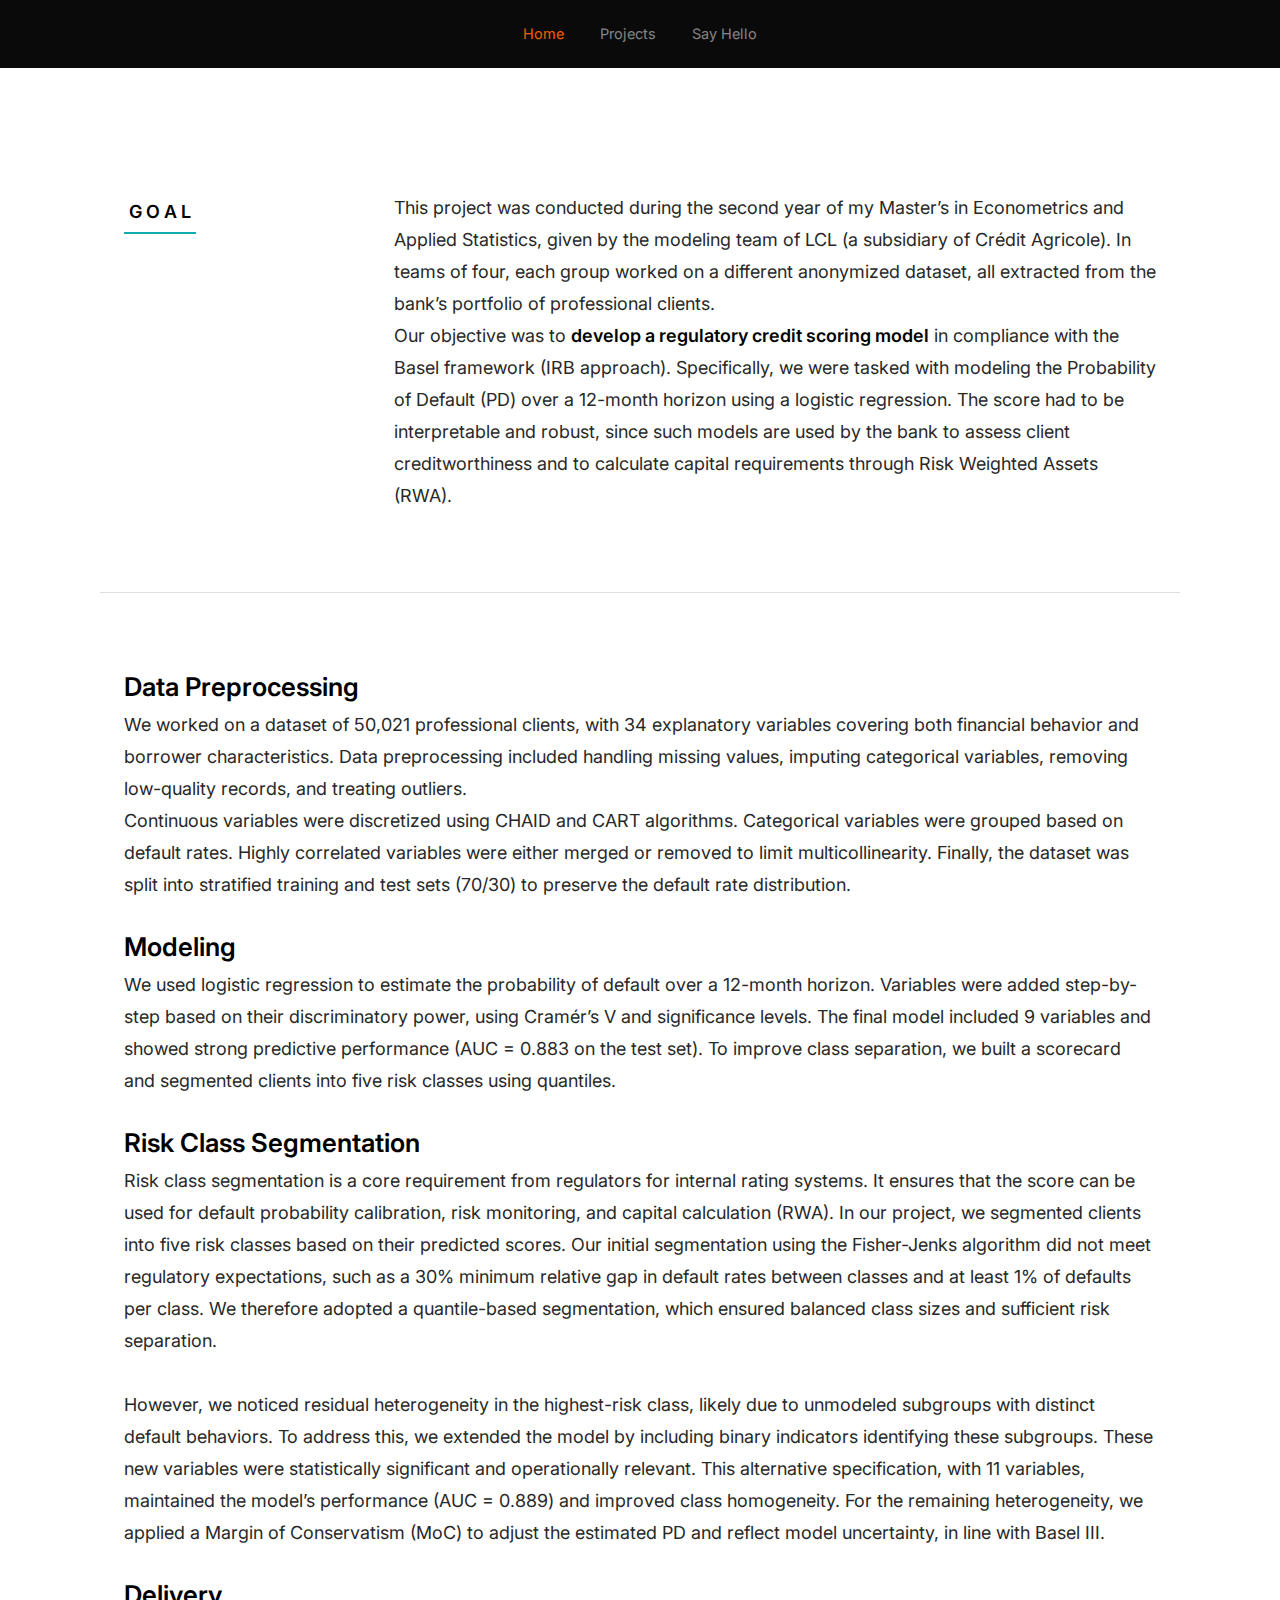
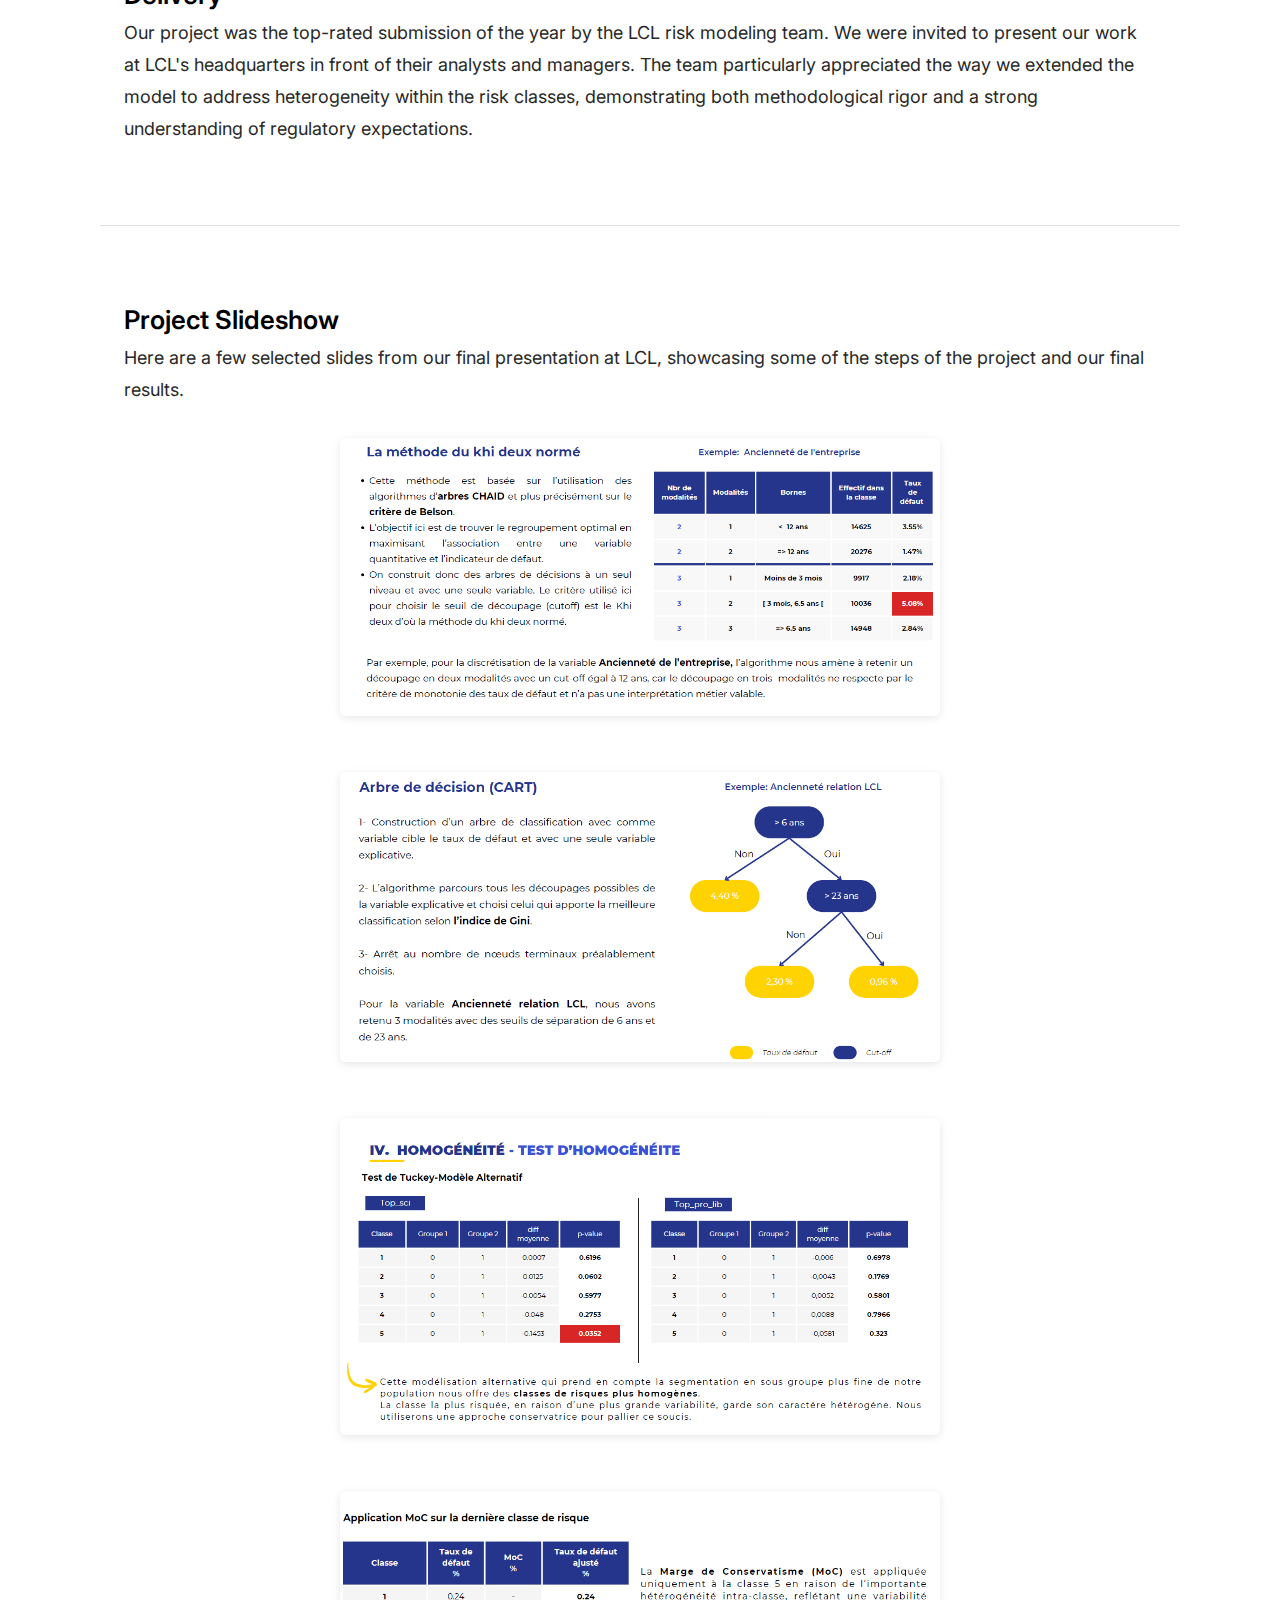
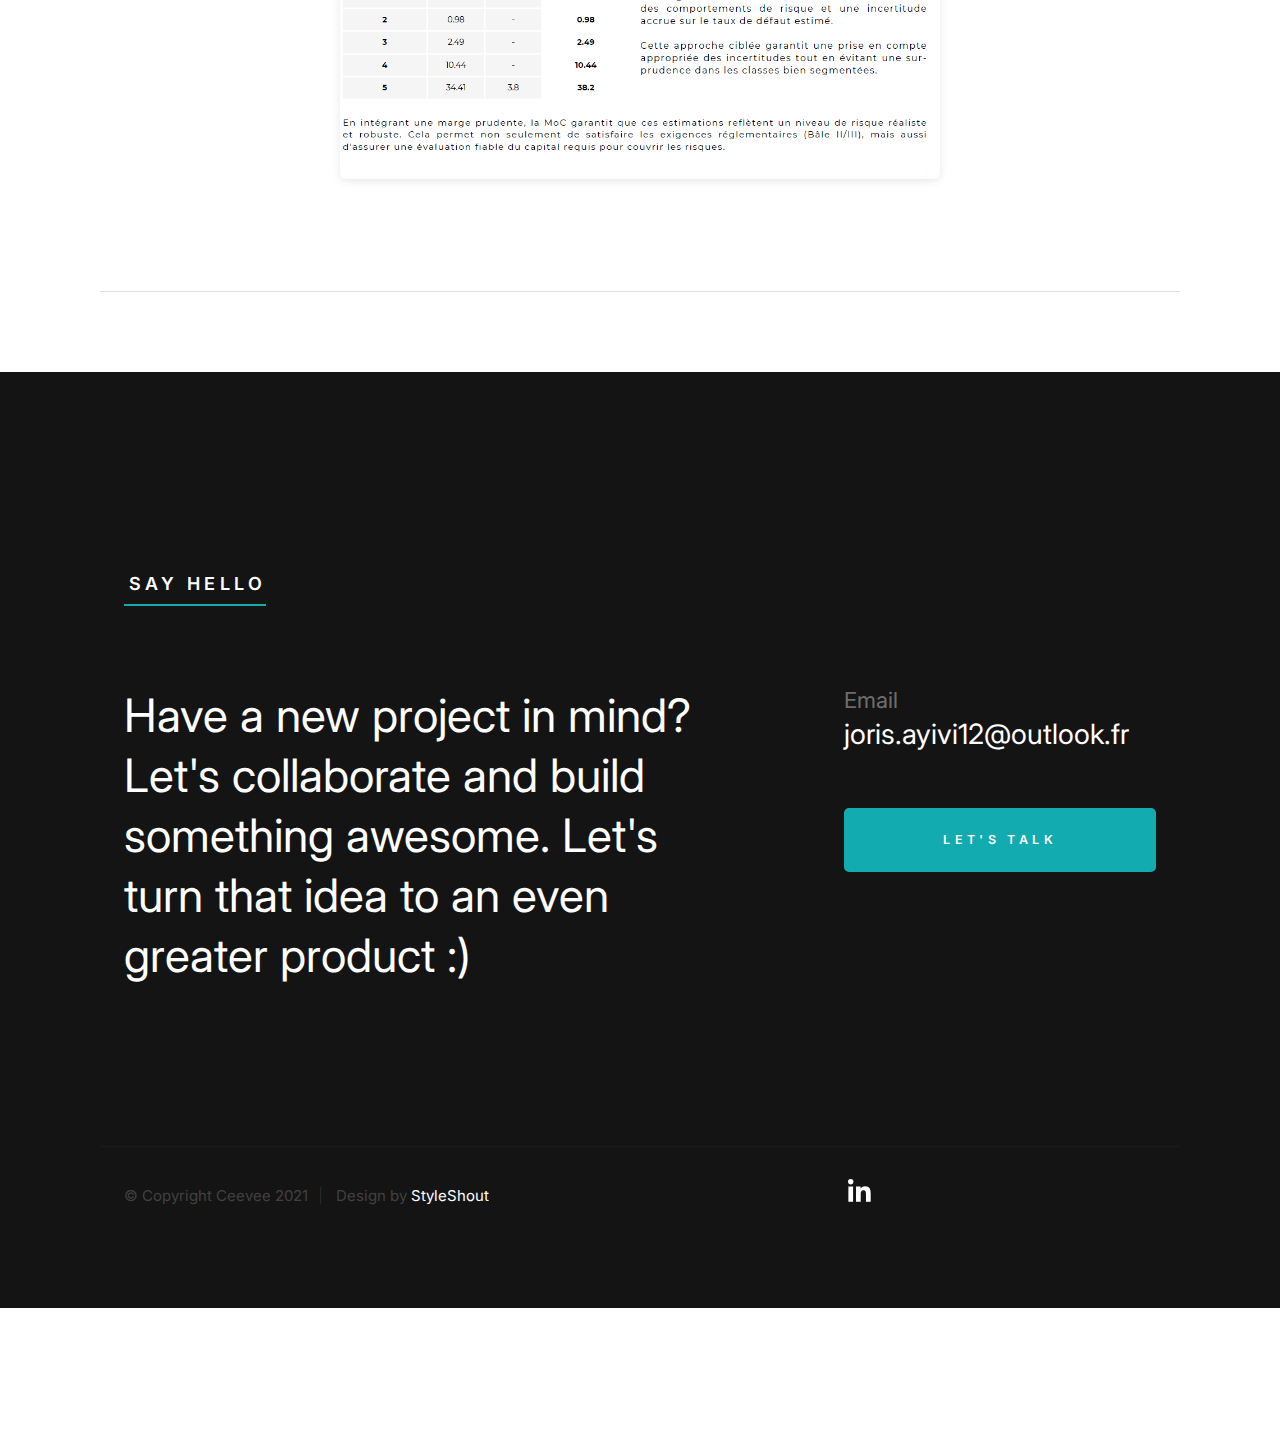
<file: lcl.html>
<!DOCTYPE html>
<html class="no-js" lang="en">
<head>

    <!--- basic page needs
    ================================================== -->
    <meta charset="utf-8">
    <title>Joris A.T.</title>
    <meta name="description" content="">
    <meta name="author" content="">

    <!-- mobile specific metas
    ================================================== -->
    <meta name="viewport" content="width=device-width, initial-scale=1">

    <!-- CSS
    ================================================== -->
    <link rel="stylesheet" href="css/styles.css">
    <link rel="stylesheet" href="css/vendor.css">

    <!-- script
    ================================================== -->
    <script defer src="js/vendor/fontawesome/all.min.js"></script>

    <!-- favicons
    ================================================== -->
    <link rel="apple-touch-icon" sizes="180x180" href="favicon2.png">
    <link rel="icon" type="image/png" sizes="32x32" href="favicon2.png">
    <link rel="icon" type="image/png" sizes="16x16" href="favicon2.png">
    <link rel="manifest" href="site.webmanifest">

</head>

<body id="top" class="ss-preload">


    <!-- preloader
    ================================================== -->
    <div id="preloader">
        <div id="loader"></div>
    </div>

        <!-- header
    ================================================== -->
    <header class="s-header sticky scrolling">
        <div class="row s-header__nav-wrap">
            <nav class="s-header__nav">
                <ul>
                    <li class="current"><a href="index.html#hero">Home</a></li>
                    <li><a href="index.html#portfolio">Projects</a></li>
                    <li><a href="lcl.html">Say Hello</a></li>
                </ul>
            </nav>
        </div> <!-- end row -->

        <a class="s-header__menu-toggle" href="#0" title="Menu">
            <span class="s-header__menu-icon"></span>
        </a>
    </header> <!-- end s-header -->


    <!-- hero
    ================================================== -->


    <!-- resume
    ================================================== -->
    <section id="resume" class="s-resume target-section">

        <div class="row s-resume__section">
            <div class="column large-3 tab-12">
                <h3 class="section-header-allcaps">Goal</h3>
            </div>
            <div class="column large-9 tab-12">
                <div class="resume-block">
                    <div class="skills-cards">
                        <div class="skill-card">
                            <p>
                                This project was conducted during the second year of my Master’s in Econometrics and Applied Statistics, given by the modeling team of LCL (a subsidiary of Crédit Agricole).
                                In teams of four, each group worked on a different anonymized dataset, all extracted from the bank’s portfolio of professional clients. <br>
                                Our objective was to <strong>develop a regulatory credit scoring model</strong> in compliance with the Basel framework (IRB approach). Specifically, we were tasked with modeling the Probability of Default (PD) over a 12-month horizon using a logistic regression.
                                The score had to be interpretable and robust, since such models are used by the bank to assess client creditworthiness and to calculate capital requirements through Risk Weighted Assets (RWA).                                
                            </p>
                        </div>
                    </div>
                </div>
            </div>
        </div>

        <div class="row s-resume__section">
            <div class="column large-12 tab-12">
                <div class="resume-block">
                    <div class="skills-cards">
                        <div class="skill-card">

                            <h4>Data Preprocessing</h4>
                            <p>
                                We worked on a dataset of 50,021 professional clients, with 34 explanatory variables covering both financial behavior and borrower characteristics. 
                                Data preprocessing included handling missing values, imputing categorical variables, removing low-quality records, and treating outliers. <br>
                                Continuous variables were discretized using CHAID and CART algorithms. Categorical variables were grouped based on default rates. 
                                Highly correlated variables were either merged or removed to limit multicollinearity. 
                                Finally, the dataset was split into stratified training and test sets (70/30) to preserve the default rate distribution.                              
                            </p>

                            <h4>Modeling</h4>
                            <p>
                                We used logistic regression to estimate the probability of default over a 12-month horizon. 
                                Variables were added step-by-step based on their discriminatory power, using Cramér’s V and significance levels.
                                The final model included 9 variables and showed strong predictive performance (AUC = 0.883 on the test set). 
                                To improve class separation, we built a scorecard and segmented clients into five risk classes using quantiles.
                            </p>

                            <h4>Risk Class Segmentation</h4>
                            <p>
                                Risk class segmentation is a core requirement from regulators for internal rating systems. It ensures that the score can be used for default probability calibration, risk monitoring, and capital calculation (RWA). 
                                In our project, we segmented clients into five risk classes based on their predicted scores. 
                                Our initial segmentation using the Fisher-Jenks algorithm did not meet regulatory expectations, such as a 30% minimum relative gap in default rates between classes and at least 1% of defaults per class. 
                                We therefore adopted a quantile-based segmentation, which ensured balanced class sizes and sufficient risk separation.
                            </p>
                            <p>
                                However, we noticed residual heterogeneity in the highest-risk class, likely due to unmodeled subgroups with distinct default behaviors.
                                To address this, we extended the model by including binary indicators identifying these subgroups. These new variables were statistically significant and operationally relevant. 
                                This alternative specification, with 11 variables, maintained the model’s performance (AUC = 0.889) and improved class homogeneity. 
                                For the remaining heterogeneity, we applied a Margin of Conservatism (MoC) to adjust the estimated PD and reflect model uncertainty, in line with Basel III.
                            </p>

                            <h4>Delivery</h4>
                            <p>
                                Our project was the top-rated submission of the year by the LCL risk modeling team. We were invited to present our work at LCL's headquarters in front of their analysts and managers. 
                                The team particularly appreciated the way we extended the model to address heterogeneity within the risk classes, demonstrating both methodological rigor and a strong understanding of regulatory expectations.
                            </p>

                        </div>
                    </div>
                </div>
            </div>
        </div>


        <!-- Gallery section -->
        <div class="row s-resume__section">
            <div class="column large-12 tab-12">
                <div class="resume-block">
                    <h4>Project Slideshow</h4>
                    <p>
                        Here are a few selected slides from our final presentation at LCL, showcasing some of the steps of the project and our final results.
                    </p>
                    <div style="display: flex; flex-wrap: wrap; gap: 24px; justify-content: center; margin-top: 20px;">
                        <img src="images/portfolio/lclslide/Capture d'écran 2025-06-19 105344.png" alt="Slide 1" style="width: 100%; max-width: 600px; height: auto; border-radius: 6px; box-shadow: 0 2px 8px rgba(0,0,0,0.1);">
                        <img src="images/portfolio/lclslide/Capture d'écran 2025-06-19 105425.png" alt="Slide 2" style="width: 100%; max-width: 600px; height: auto; border-radius: 6px; box-shadow: 0 2px 8px rgba(0,0,0,0.1);">
                        <img src="images/portfolio/lclslide/Capture d'écran 2025-06-19 112227.png" alt="Slide 3" style="width: 100%; max-width: 600px; height: auto; border-radius: 6px; box-shadow: 0 2px 8px rgba(0,0,0,0.1);">
                        <img src="images/portfolio/lclslide/Capture d'écran 2025-06-19 112116.png" alt="Slide 4" style="width: 100%; max-width: 600px; height: auto; border-radius: 6px; box-shadow: 0 2px 8px rgba(0,0,0,0.1);">
                    </div>
                </div>
            </div>
        </div>

    <!-- contact
    ================================================== -->
    <section id="contact" class="s-contact target-section">

        <div class="row s-contact__header">
            <div class="column large-12">
                <h3 class="section-header-allcaps">Say Hello</h3>
            </div>
        </div>

        <div class="row s-contact__content">

            <div class="column large-7 medium-12">

                <h4 class="huge-text">
                Have a new project in mind? Let's collaborate and build something awesome. 
                Let's turn that idea to an even greater product :)
                </h4>

            </div>

            <div class="column large-4 medium-12">

                <div class="row contact-infos">
                    <div class="column large-12 medium-6 tab-12">
                        <div class="contact-block">
                            <h5 class="contact-block__header">
                                Email
                            </h5>
                            <p class="contact-block__content">
                                <a class="mailtoui" href="mailto:joris.ayivi12@outlook.fr">joris.ayivi12@outlook.fr</a>
                            </p>
                        </div> <!-- end contact-block -->
                    </div>

                    <div class="column large-12">
                        <a href="mailto:>joris.ayivi12@outlook.fr" class="mailtoui btn btn--primary h-full-width">Let's Talk</a>
                    </div>
                </div> <!-- end contact-infos -->

            </div>
        </div> <!-- s-contact__content -->

    </section> <!-- end s-contact -->
    

    <!-- footer
    ================================================== -->
    <footer class="s-footer">
        <div class="row">
            <div class="column large-4 medium-6 w-1000-stack s-footer__social-block">
                <ul class="s-footer__social">
                    <li><a href="https://www.linkedin.com/in/jorisayivi-t/"><i class="fab fa-linkedin-in" aria-hidden="true"></i></a></li>
                </ul>
            </div>

            <div class="column large-7 medium-6 w-1000-stack ss-copyright">
                <span>© Copyright Ceevee 2021</span> 
                <span>Design by <a href="https://www.styleshout.com/">StyleShout</a></span>
            </div>
        </div>

        <div class="ss-go-top">
            <a class="smoothscroll" title="Back to Top" href="#top">
                <svg xmlns="http://www.w3.org/2000/svg" viewBox="0 0 24 24"><path d="M6 4h12v2H6zm5 10v6h2v-6h5l-6-6-6 6z"/></svg>
             </a>
        </div> <!-- end ss-go-top -->
    </footer>


    <!-- Java Script
    ================================================== -->
    <script src="js/plugins.js"></script>
    <script src="js/main.js"></script>

</body>

</html>
</file>
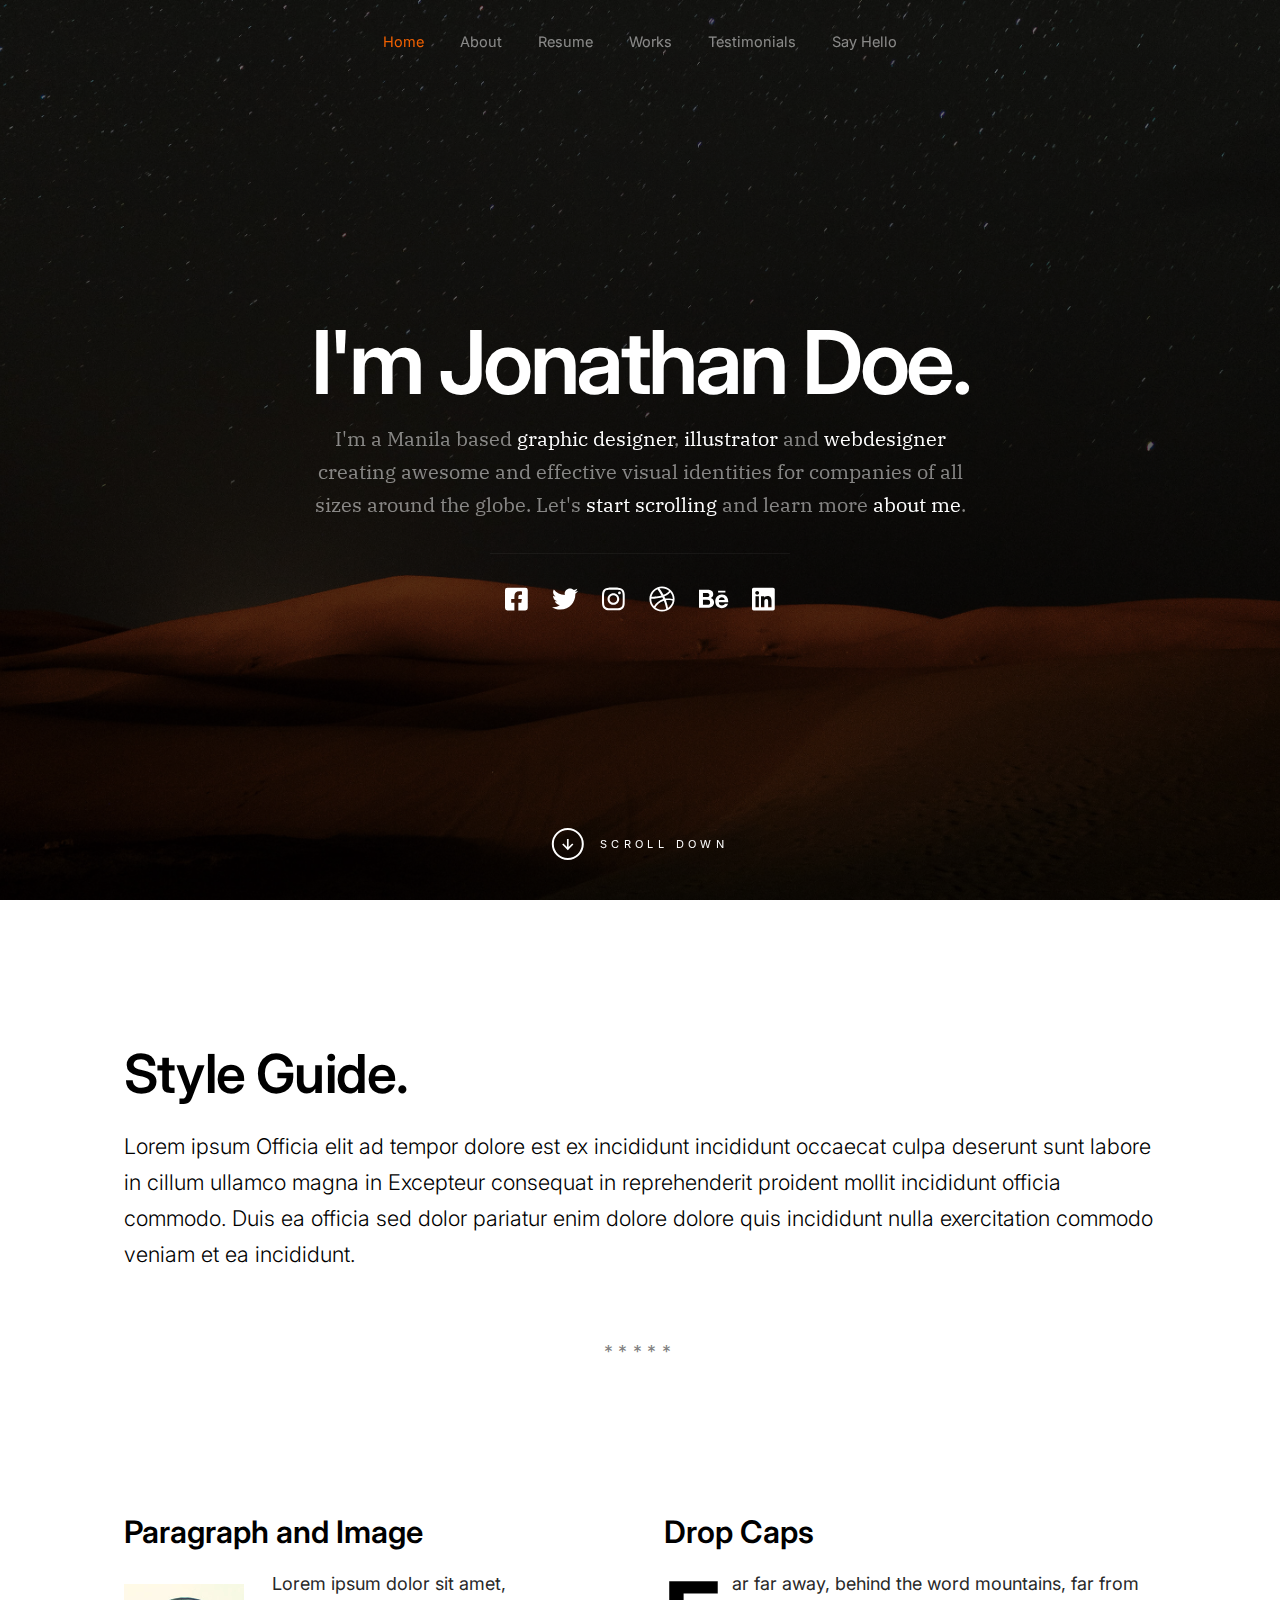
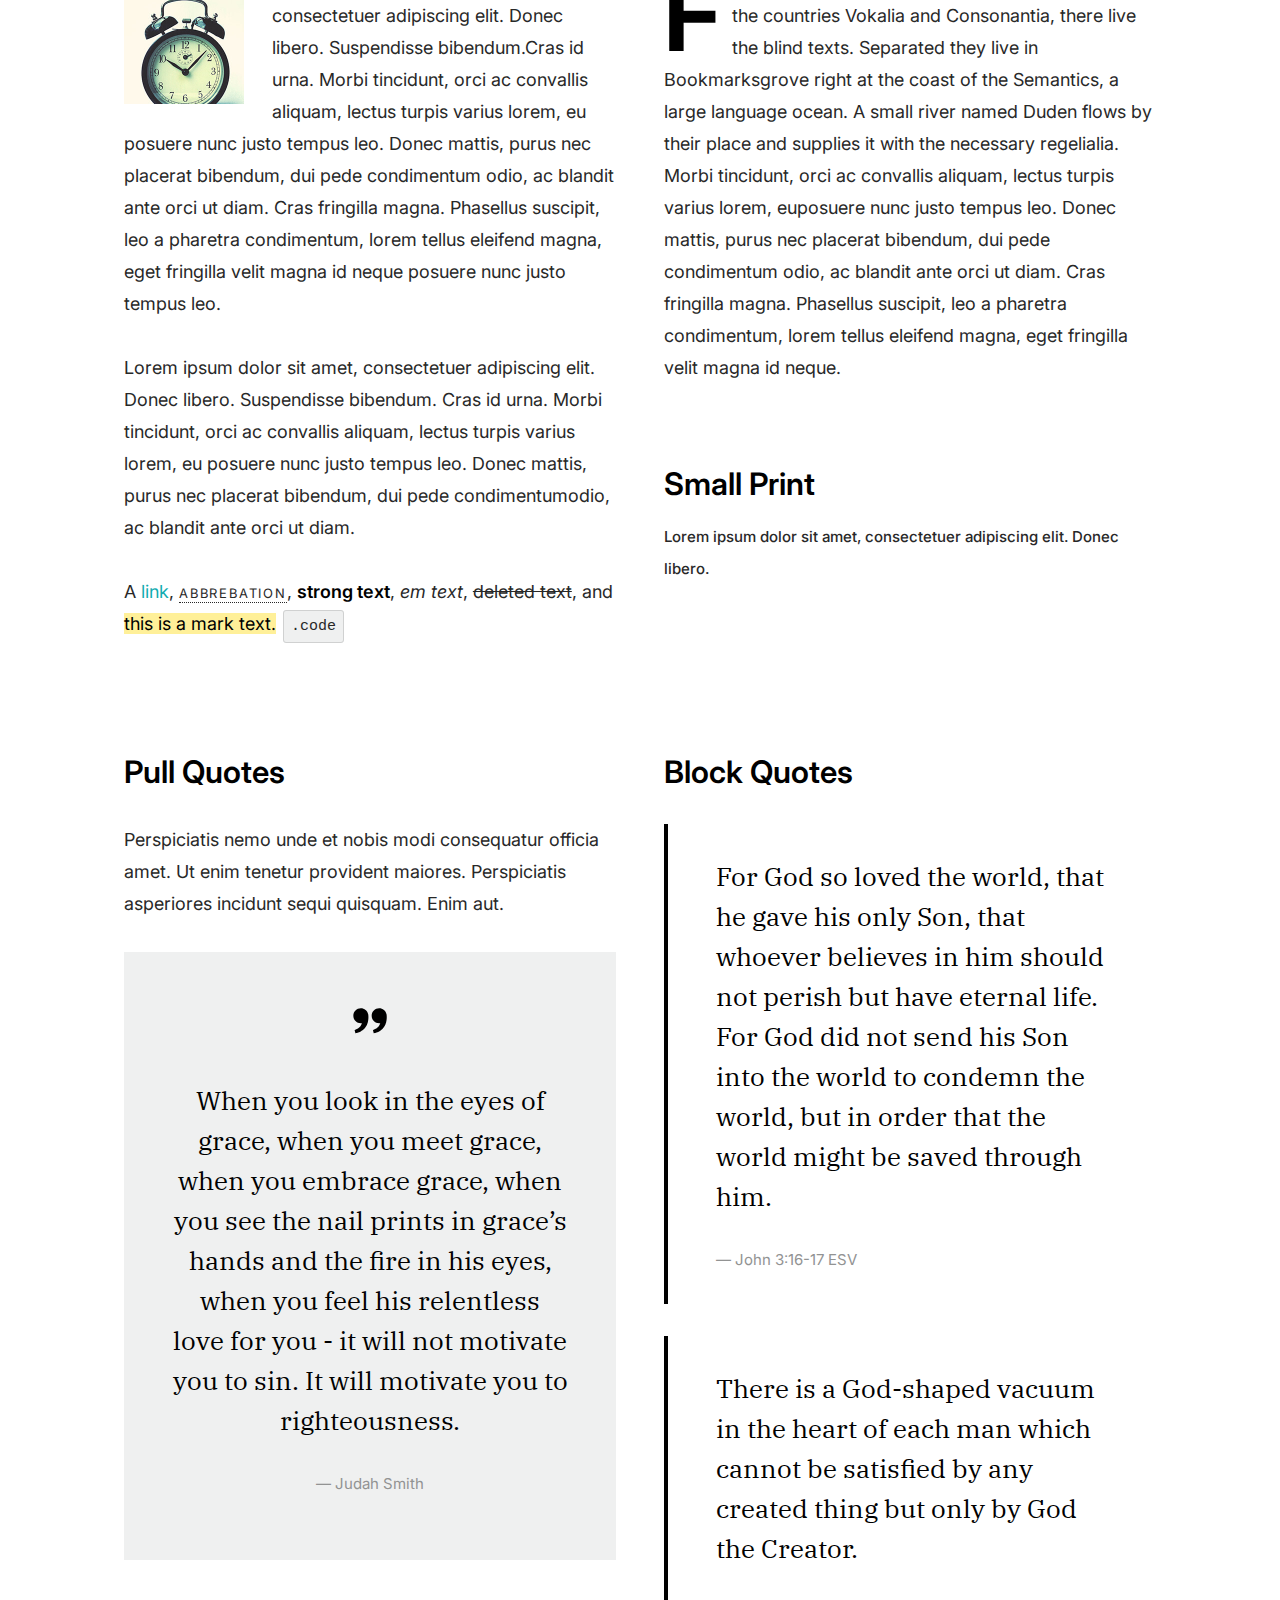
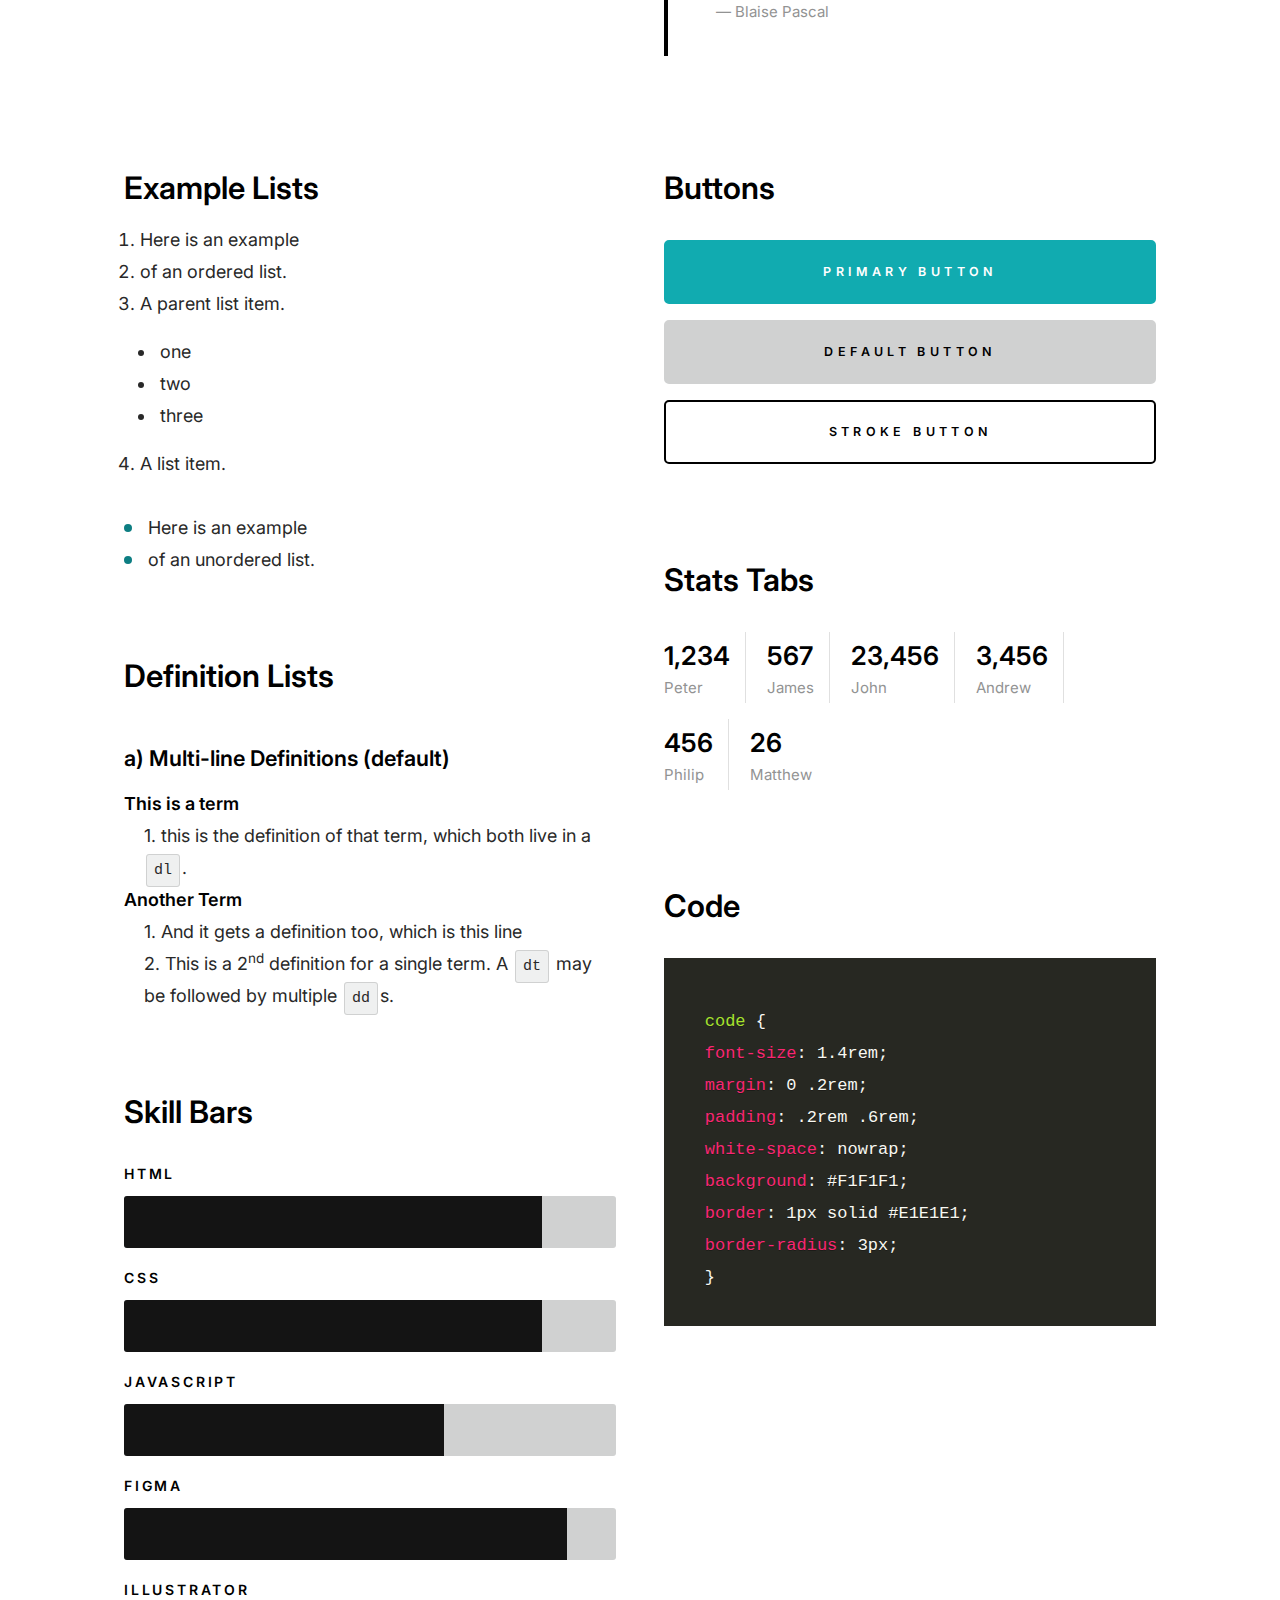
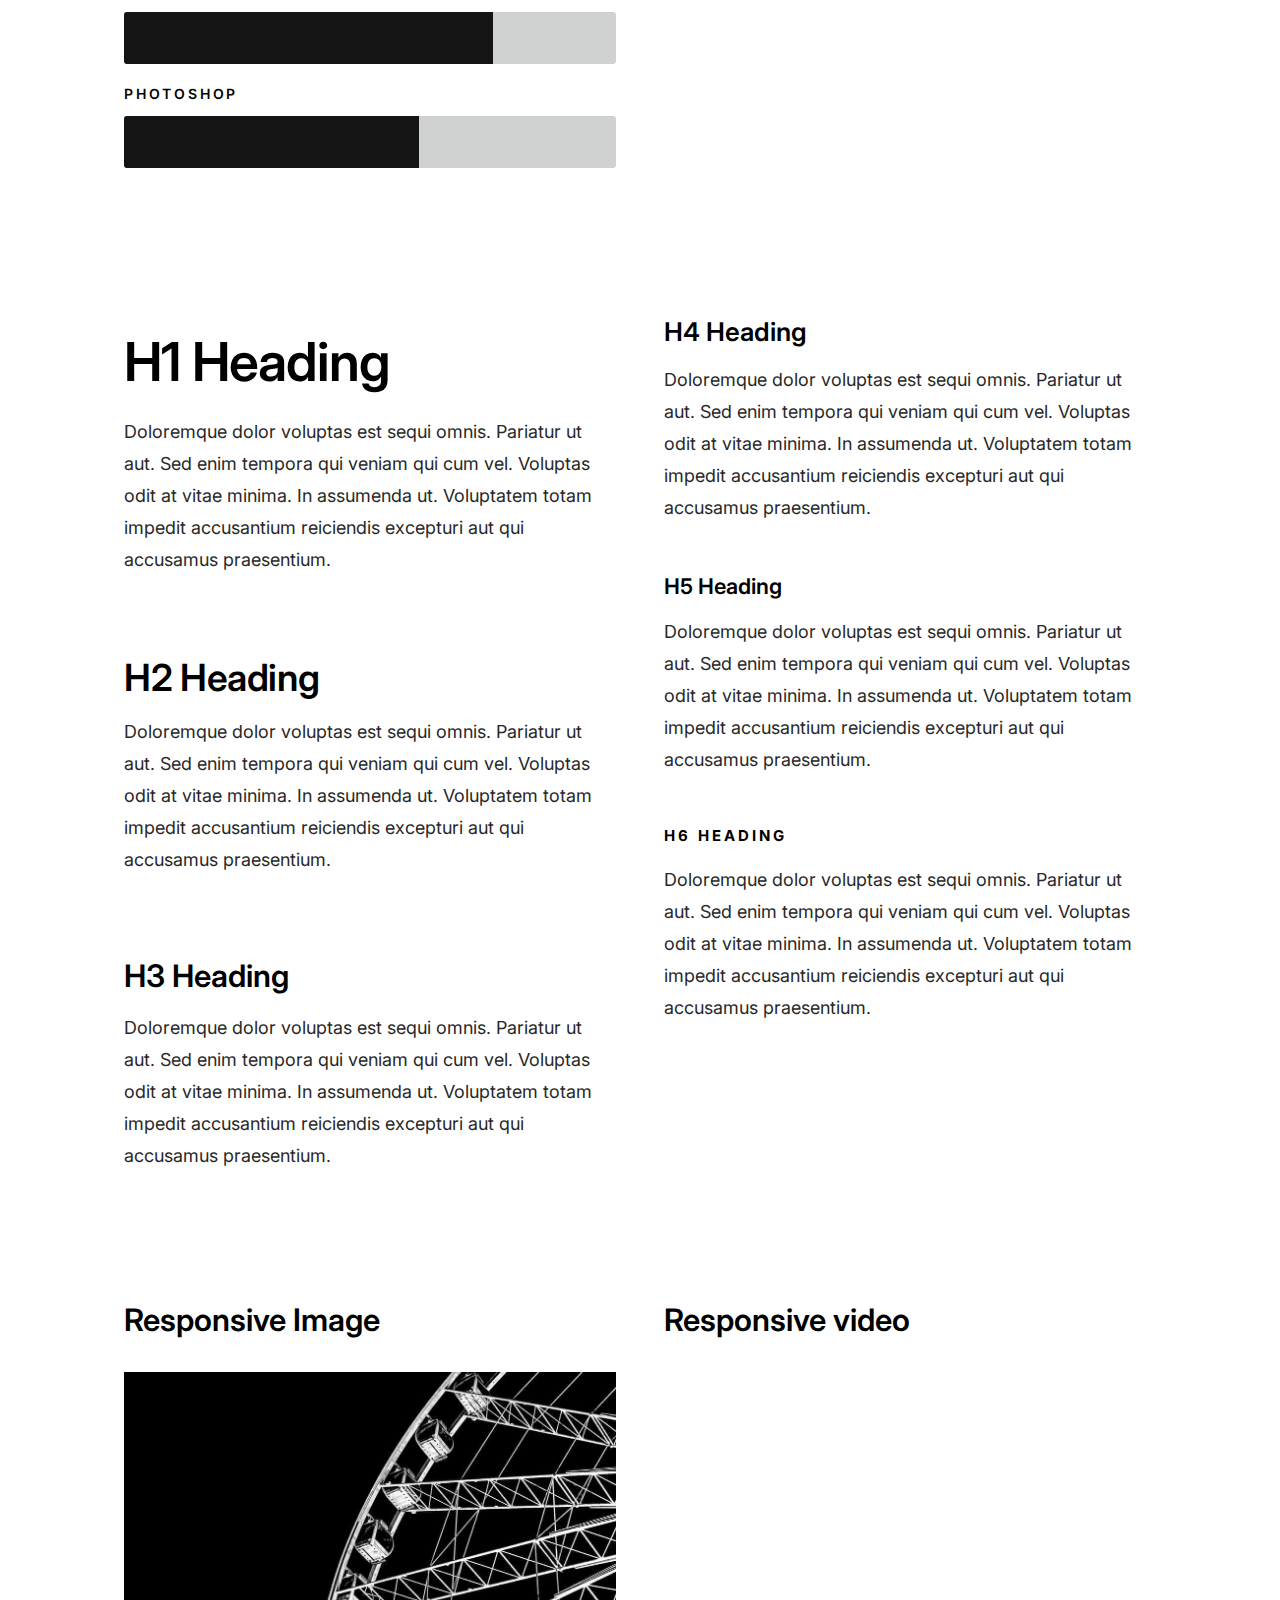
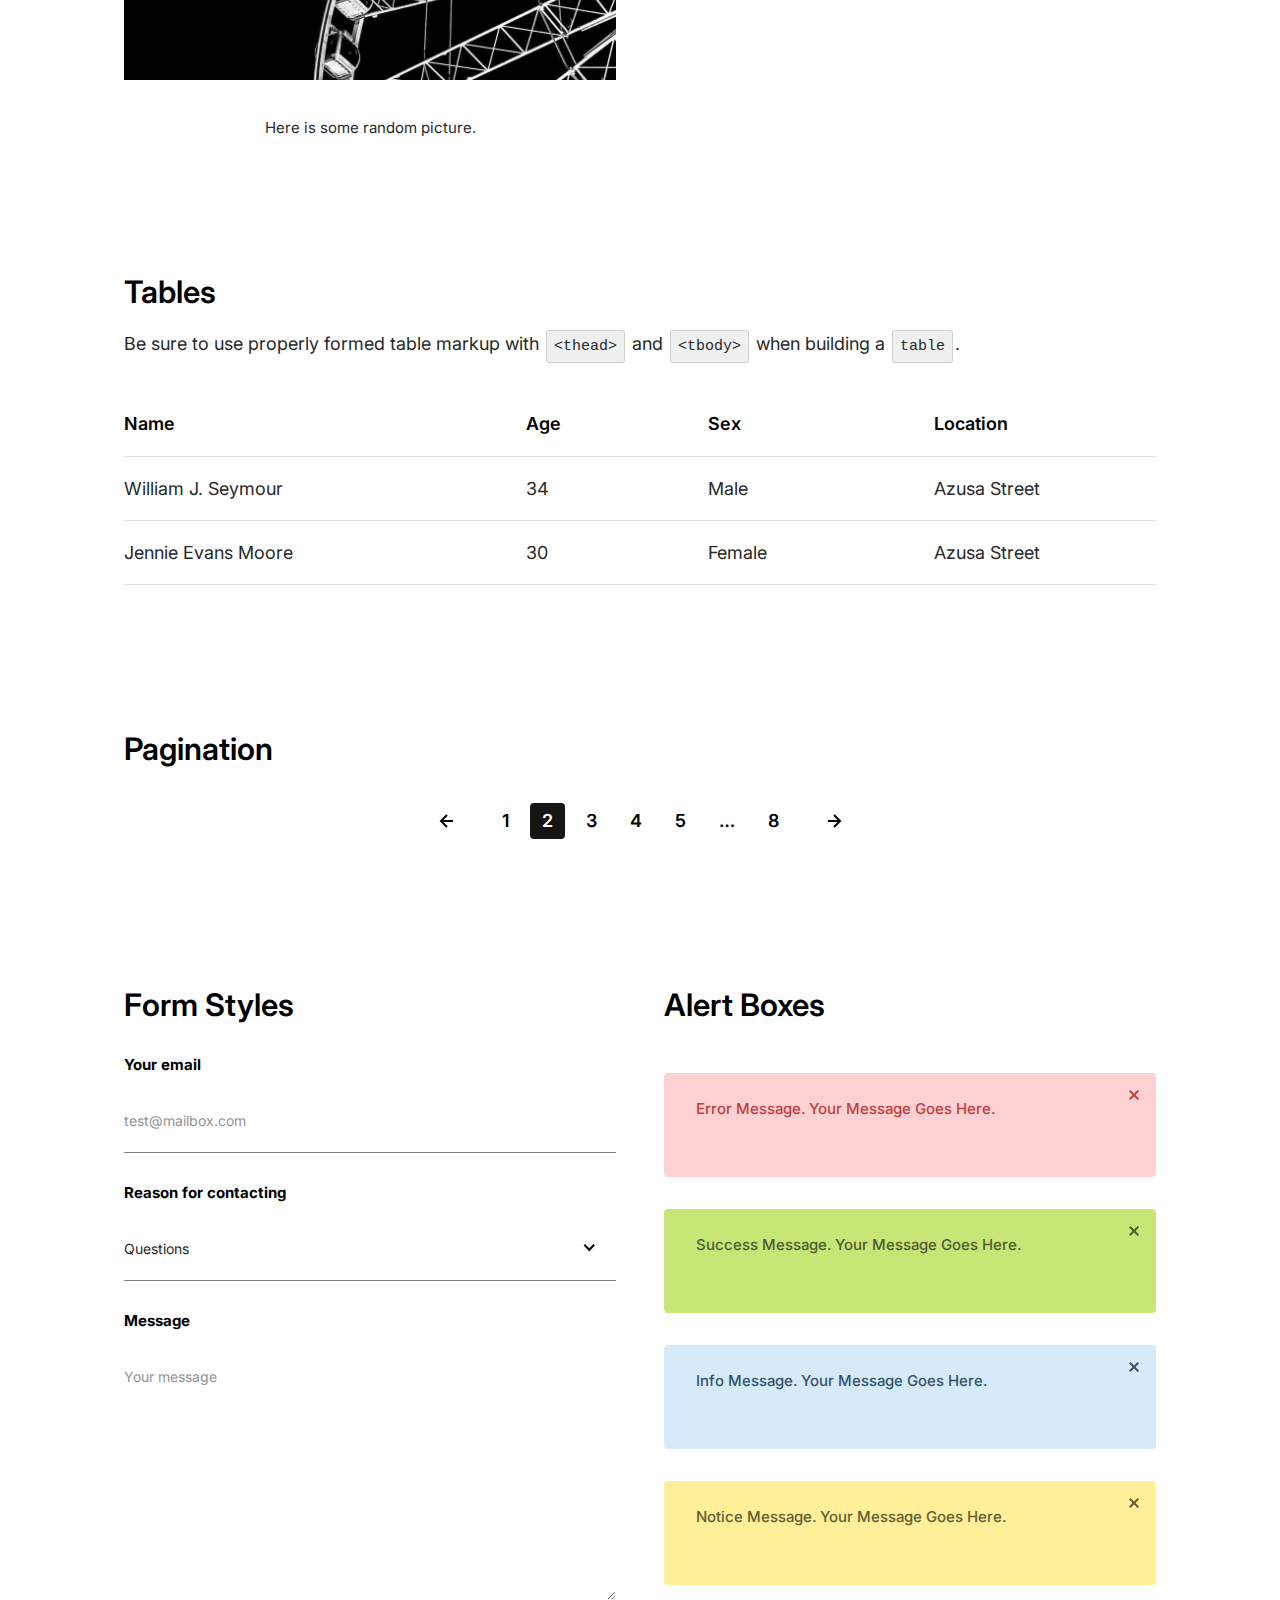
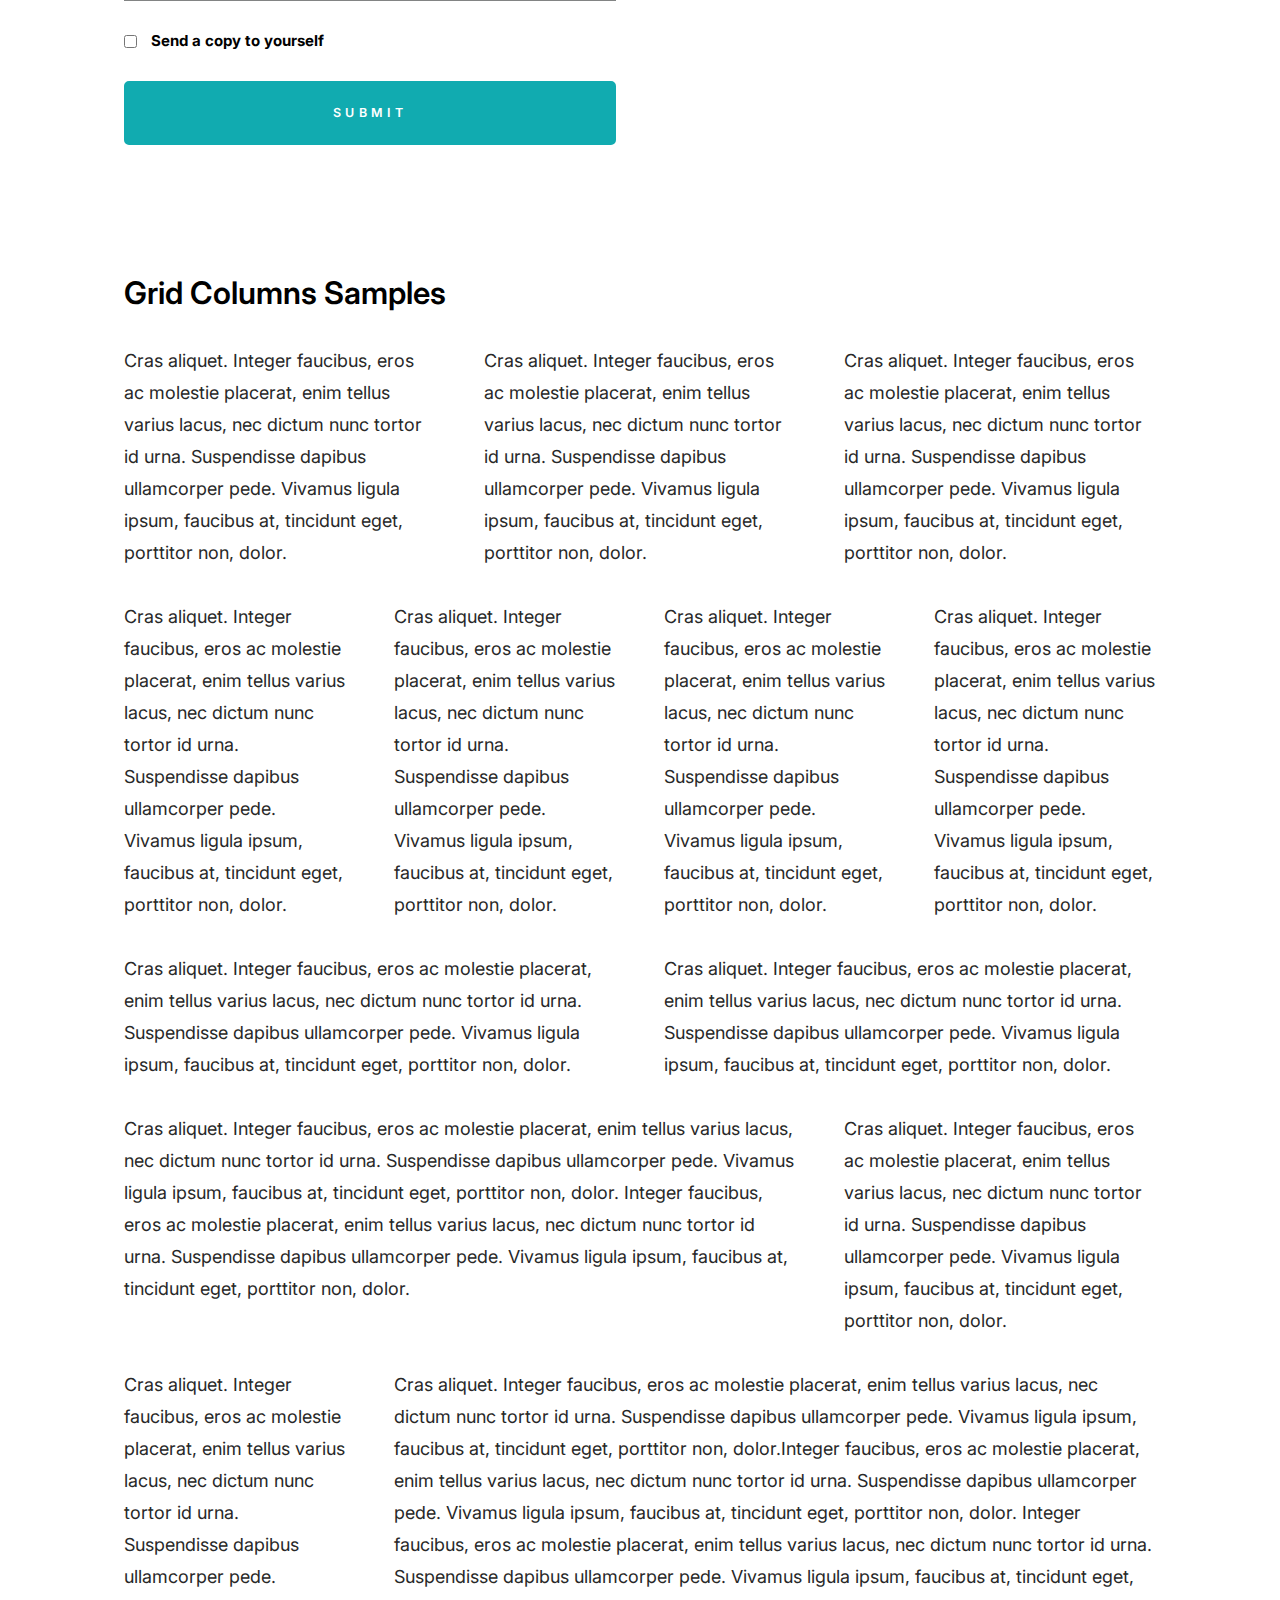
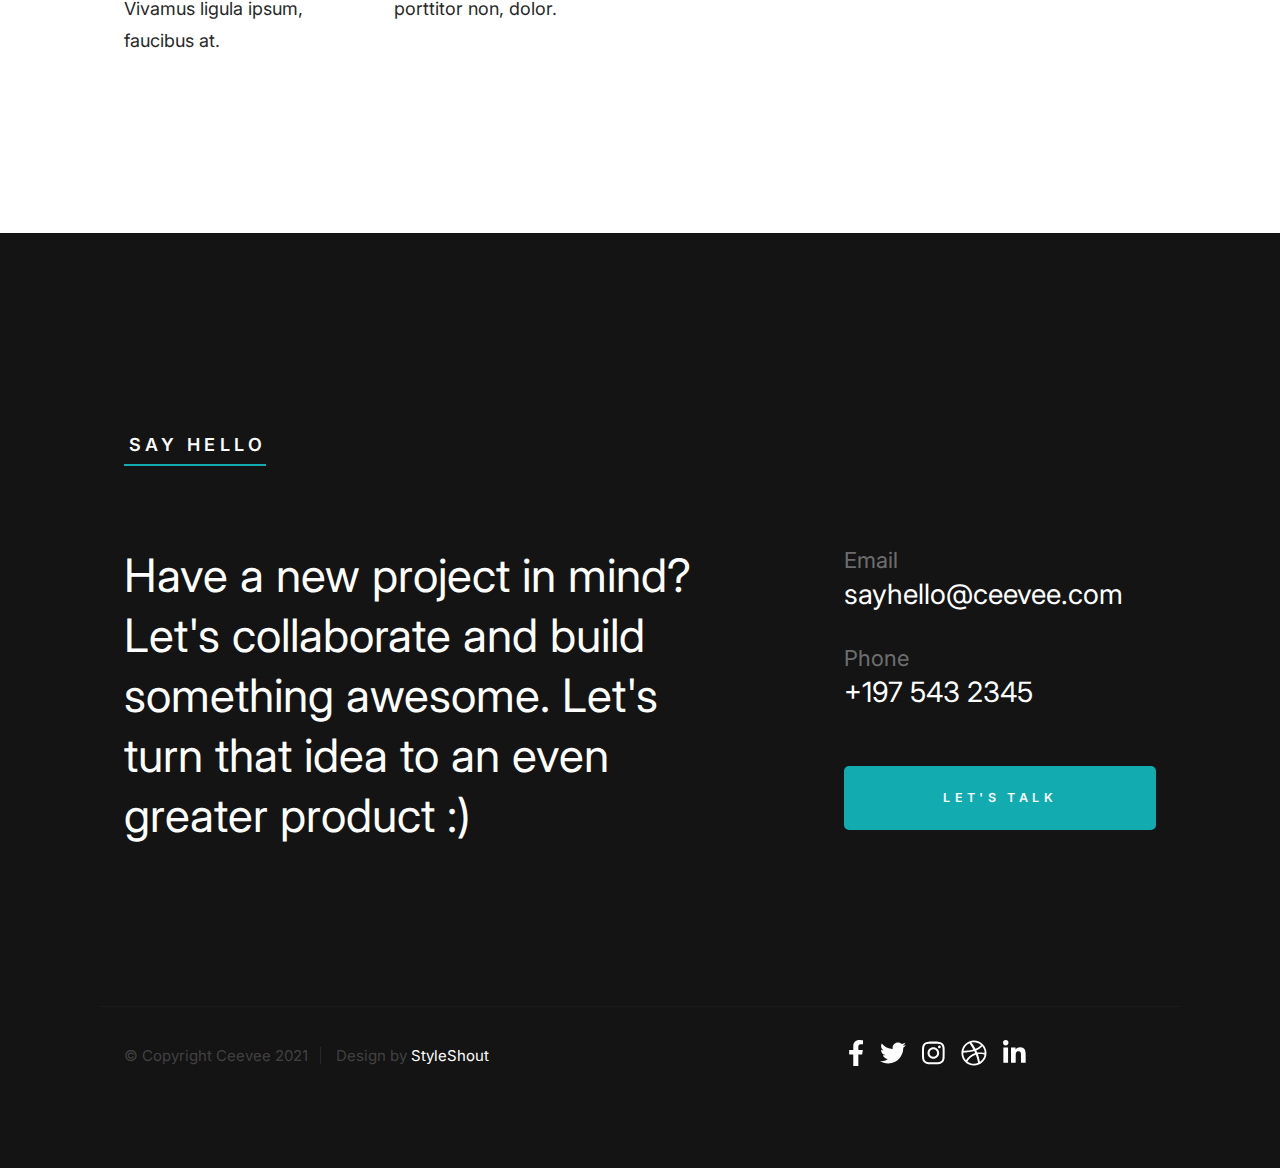
<file: styles.html>
<!DOCTYPE html>
<html class="no-js" lang="en">
<head>

    <!--- basic page needs
    ================================================== -->
    <meta charset="utf-8">
    <title>Styles - Ceevee 2.0</title>
    <meta name="description" content="">
    <meta name="author" content="">

    <!-- mobile specific metas
    ================================================== -->
    <meta name="viewport" content="width=device-width, initial-scale=1">

    <!-- CSS
    ================================================== -->
    <link rel="stylesheet" href="css/styles.css">
    <link rel="stylesheet" href="css/vendor.css">

    <style type="text/css" media="screen">
        .s-styles { 
            background-color: white;
            padding-top: calc(4.5 * var(--space));
            padding-bottom: calc(4.5 * var(--space));
            position: relative;
        }
        .s-styles .intro h1 {
            margin-top: 0;
        }
    </style>

    <!-- script
    ================================================== -->
    <script defer src="js/vendor/fontawesome/all.min.js"></script>

    <!-- favicons
    ================================================== -->
    <link rel="apple-touch-icon" sizes="180x180" href="apple-touch-icon.png">
    <link rel="icon" type="image/png" sizes="32x32" href="favicon-32x32.png">
    <link rel="icon" type="image/png" sizes="16x16" href="favicon-16x16.png">
    <link rel="manifest" href="site.webmanifest">

</head>

<body id="top" class="ss-preload">


    <!-- preloader
    ================================================== -->
    <div id="preloader">
        <div id="loader"></div>
    </div>


    <!-- header
    ================================================== -->
    <header class="s-header">
        <div class="row s-header__nav-wrap">
            <nav class="s-header__nav">
                <ul>
                    <li class="current"><a href="index.html">Home</a></li>
                    <li><a href="index.html#about">About</a></li>
                    <li><a href="index.html#resume">Resume</a></li>
                    <li><a href="index.html#portfolio">Works</a></li>
                    <li><a href="index.html#testimonials">Testimonials</a></li>
                    <li><a href="index.html#contact">Say Hello</a></li>
                </ul>
            </nav>
        </div> <!-- end row -->
        
        <a class="s-header__menu-toggle" href="#0" title="Menu">
            <span class="s-header__menu-icon"></span>
        </a>
    </header> <!-- end s-header -->


    <!-- hero
    ================================================== -->
    <section id="hero" class="s-hero target-section">

        <div class="s-hero__bg rellax" data-rellax-speed="-7"></div>

        <div class="row s-hero__content">
            <div class="column">

                <div class="s-hero__content-about">

                    <h1>I'm Jonathan Doe.</h1>

                    <h3>
                    I'm a Manila based <span>graphic designer</span>, <span>illustrator</span> and <span>webdesigner</span> creating awesome and
                    effective visual identities for companies of all sizes around the globe. Let's <a href="#about">start scrolling</a>
                    and learn more <a href="#about">about me</a>.
                    </h3>

                    <div class="s-hero__content-social">
                        <a href="#0"><i class="fab fa-facebook-square" aria-hidden="true"></i></a>
                        <a href="#0"><i class="fab fa-twitter" aria-hidden="true"></i></a>
                        <a href="#0"><i class="fab fa-instagram" aria-hidden="true"></i></a>
                        <a href="#0"><i class="fab fa-dribbble" aria-hidden="true"></i></a>
                        <a href="#0"><i class="fab fa-behance" aria-hidden="true"></i></a>
                        <a href="#0"><i class="fab fa-linkedin" aria-hidden="true"></i></a>
                    </div>

                </div> <!-- end s-hero__content-about -->

            </div>
        </div> <!-- s-hero__content -->

        <div class="s-hero__scroll">
            <a href="#styles" class="s-hero__scroll-link smoothscroll">
                <span class="scroll-arrow">
                    <svg xmlns="http://www.w3.org/2000/svg" width="24" height="24" viewBox="0 0 24 24" style="fill:rgba(0, 0, 0, 1);transform:;-ms-filter:"><path d="M18.707 12.707L17.293 11.293 13 15.586 13 6 11 6 11 15.586 6.707 11.293 5.293 12.707 12 19.414z"></path></svg>
                </span>
                <span class="scroll-text">Scroll Down</span>
            </a>
        </div> <!-- s-hero__scroll -->

    </section> <!-- end s-hero -->


    <!-- s-styles
    ================================================== -->
    <section id="styles" class="s-styles">

        <div class="row">

            <div class="column large-12 intro">

                <h1>Style Guide.</h1>

                <p class="lead">Lorem ipsum Officia elit ad tempor dolore est ex incididunt incididunt occaecat culpa deserunt 
                sunt labore in cillum ullamco magna in Excepteur consequat in reprehenderit proident mollit incididunt officia commodo.
                Duis ea officia sed dolor pariatur enim dolore dolore quis incididunt nulla exercitation commodo veniam et ea incididunt.
                </p>

                <hr class="fancy">
            </div>

        </div> <!-- end row -->

        <div class="row">

            <div class="column large-6 tab-12">

                <h3>Paragraph and Image</h3>

                <p><a href="#"><img width="120" height="120" class="h-pull-left" alt="sample-image" src="images/sample-image.jpg"></a>
                Lorem ipsum dolor sit amet, consectetuer adipiscing elit. Donec libero. Suspendisse bibendum.Cras id urna. Morbi 
                tincidunt, orci ac convallis aliquam, lectus turpis varius lorem, eu posuere nunc justo tempus leo. Donec mattis, 
                purus nec placerat bibendum, dui pede condimentum odio, ac blandit ante orci ut diam. Cras fringilla magna. 
                Phasellus suscipit, leo a pharetra condimentum, lorem tellus eleifend magna, eget fringilla velit magna id 
                neque posuere nunc justo tempus leo. </p>

                <p>
                Lorem ipsum dolor sit amet, consectetuer adipiscing elit. Donec libero. Suspendisse bibendum. Cras id urna. 
                Morbi tincidunt, orci ac convallis aliquam, lectus turpis varius lorem, eu posuere nunc justo tempus leo. 
                Donec mattis, purus nec placerat bibendum, dui pede condimentumodio, ac blandit ante orci ut diam.	
                </p>

                <p>A <a href="#">link</a>,
                <abbr title="this really isn't a very good description">abbrebation</abbr>,
                <strong>strong text</strong>,
                <em>em text</em>,
                <del>deleted text</del>, and
                <mark>this is a mark text.</mark>
                <code>.code</code>
                </p>

            </div>

            <div class="column large-6 tab-12">

                <h3>Drop Caps</h3>

                <p class="drop-cap">Far far away, behind the word mountains, far from the countries Vokalia and Consonantia,
                there live the blind texts. Separated they live in Bookmarksgrove right at the coast of the
                Semantics, a large language ocean. A small river named Duden flows by their place and supplies it with the 
                necessary regelialia. Morbi tincidunt, orci ac convallis aliquam, lectus turpis varius lorem, 
                euposuere nunc justo tempus leo. Donec mattis, purus nec placerat bibendum, dui pede condimentum odio, 
                ac blandit ante orci ut diam. Cras fringilla magna. Phasellus suscipit, leo a pharetra condimentum, 
                lorem tellus eleifend magna, eget fringilla velit magna id neque.
                </p>

                <h3>Small Print</h3>

                <p><small>Lorem ipsum dolor sit amet, consectetuer adipiscing elit. Donec libero.</small></p>

            </div>

        </div> <!-- end row -->

        <div class="row">

            <div class="column large-6 tab-12">

                <h3 class="h-add-bottom">Pull Quotes</h3>

                <p>
                Perspiciatis nemo unde et nobis modi consequatur officia amet. Ut enim 
                tenetur provident maiores. Perspiciatis asperiores incidunt sequi 
                quisquam. Enim aut. 
                </p>

                <figure class="pull-quote">
                    <blockquote>
                        <p>
                        When you look in the eyes of grace, when you meet grace, 
                        when you embrace grace, when you see the nail prints in 
                        grace’s hands and the fire in his eyes, when you feel his 
                        relentless love for you - it will not motivate you to sin. 
                        It will motivate you to righteousness.
                        </p>

                        <footer>
                            <cite>Judah Smith</cite>
                        </footer>
                    </blockquote>
                </figure>

            </div>

            <div class="column large-6 tab-12">

                <h3 class="h-add-bottom">Block Quotes</h3>

                <blockquote cite="http://where-i-got-my-info-from.com">
                    <p>
                    For God so loved the world, that he gave his only Son, that whoever believes in 
                    him should not perish but have eternal life. For God did not send his Son into 
                    the world to condemn the world, but in order that the world might be 
                    saved through him.
                    </p>

                    <footer>
                        <cite>
                            <a href="#0">John 3:16-17 ESV</a>
                        </cite>
                    </footer>

                </blockquote>

                <blockquote>
                    <p>There is a God-shaped vacuum in the heart of each man which cannot be satisfied 
                    by any created thing but only by God the Creator.</p>

                    <footer>
                        <cite>Blaise Pascal</cite>
                    </footer>

                </blockquote>

            </div>

        </div> <!-- end row -->

        <div class="row h-add-half-bottom">

            <div class="column large-6 tab-12">

                <h3>Example Lists</h3>

                <ol>
                    <li>Here is an example</li>
                    <li>of an ordered list.</li>
                    <li>A parent list item.
                        <ul>
                            <li>one</li>
                            <li>two</li>
                            <li>three</li>
                        </ul>
                        </li>
                        <li>A list item.</li>
                    </ol>

                <ul class="disc">
                    <li>Here is an example</li>
                    <li>of an unordered list.</li>
                </ul>

                <h3>Definition Lists</h3>

                <h5>a) Multi-line Definitions (default) </h5>

                <dl class="dictionary-style">
                    <dt><strong>This is a term</strong></dt>
                        <dd>this is the definition of that term, which both live in a <code>dl</code>.</dd>
                    <dt><strong>Another Term</strong></dt>
                        <dd>And it gets a definition too, which is this line</dd>
                        <dd>This is a 2<sup>nd</sup> definition for a single term. A <code>dt</code> may be followed by multiple <code>dd</code>s.</dd>
                </dl>

                <h3 class="h-add-bottom">Skill Bars</h3>

                <ul class="skill-bars-fat">
                    <li>
                    <div class="progress percent85"></div>
                    <strong>HTML</strong>
                    </li>
                    <li>
                    <div class="progress percent85"></div>
                    <strong>CSS</strong>
                    </li>
                    <li>
                    <div class="progress percent65"></div>
                    <strong>Javascript</strong>
                    </li>
                    <li>
                    <div class="progress percent90"></div>
                    <strong>Figma</strong>
                    </li>
                    <li>
                    <div class="progress percent75"></div>
                    <strong>Illustrator</strong>
                    </li>
                    <li>
                    <div class="progress percent60"></div>
                    <strong>Photoshop</strong>
                    </li>
                </ul>

            </div>

            <div class="column large-6 tab-12">

                <h3 class="h-add-bottom">Buttons</h3>

                <p>
                    <a class="btn btn--primary h-full-width" href="#0">Primary Button</a>
                    <a class="btn h-full-width" href="#0">Default Button</a>
                    <a class="btn btn--stroke h-full-width" href="#0">Stroke Button</a>
                </p>

                <h3>Stats Tabs</h3>

                <ul class="stats-tabs">
                    <li><a href="#0">1,234 <em>Peter</em></a></li>
                    <li><a href="#0">567 <em>James</em></a></li>
                    <li><a href="#0">23,456 <em>John</em></a></li>
                    <li><a href="#0">3,456 <em>Andrew</em></a></li>
                    <li><a href="#0">456 <em>Philip</em></a></li>
                    <li><a href="#0">26 <em>Matthew</em></a></li>
                </ul>

                <h3 class="h-add-bottom">Code</h3>

<pre><code class="language-css">
    code {
    font-size: 1.4rem;
    margin: 0 .2rem;
    padding: .2rem .6rem;
    white-space: nowrap;
    background: #F1F1F1;
    border: 1px solid #E1E1E1;	
    border-radius: 3px;
    }
</code></pre>

            </div>

        </div> <!-- end row -->

        <div class="row h-add-half-bottom">

            <div class="column large-6 tab-12">
                    
                <h1>H1 Heading</h1>
                <p>Doloremque dolor voluptas est sequi omnis. Pariatur ut aut. Sed enim tempora qui veniam qui cum vel. 
                Voluptas odit at vitae minima. In assumenda ut. Voluptatem totam impedit accusantium reiciendis excepturi aut qui accusamus praesentium.</p>

                <h2>H2 Heading</h2>
                <p>Doloremque dolor voluptas est sequi omnis. Pariatur ut aut. Sed enim tempora qui veniam qui cum vel. 
                Voluptas odit at vitae minima. In assumenda ut. Voluptatem totam impedit accusantium reiciendis excepturi aut qui accusamus praesentium.</p>

                <h3>H3 Heading</h3>
                <p>Doloremque dolor voluptas est sequi omnis. Pariatur ut aut. Sed enim tempora qui veniam qui cum vel. 
                Voluptas odit at vitae minima. In assumenda ut. Voluptatem totam impedit accusantium reiciendis excepturi aut qui accusamus praesentium.</p>

                
            </div>

            <div class="column large-6 tab-12">
                <h4>H4 Heading</h4>
                <p>Doloremque dolor voluptas est sequi omnis. Pariatur ut aut. Sed enim tempora qui veniam qui cum vel. 
                Voluptas odit at vitae minima. In assumenda ut. Voluptatem totam impedit accusantium reiciendis excepturi aut qui accusamus praesentium.</p>

                <h5>H5 Heading</h5>
                <p>Doloremque dolor voluptas est sequi omnis. Pariatur ut aut. Sed enim tempora qui veniam qui cum vel. 
                Voluptas odit at vitae minima. In assumenda ut. Voluptatem totam impedit accusantium reiciendis excepturi aut qui accusamus praesentium.</p>

                <h6>H6 Heading</h6>
                <p>Doloremque dolor voluptas est sequi omnis. Pariatur ut aut. Sed enim tempora qui veniam qui cum vel. 
                Voluptas odit at vitae minima. In assumenda ut. Voluptatem totam impedit accusantium reiciendis excepturi aut qui accusamus praesentium.</p>
    
                
            </div>

        </div> <!-- end row -->

        <div class="row h-add-half-bottom">

            <div class="column large-6 tab-12">

                <h3 class="h-add-bottom">Responsive Image</h3>

                <figure>
                    <img src="images/wheel-500.jpg" 
                    srcset="images/wheel-1000.jpg 1000w, 
                    images/wheel-500.jpg 500w" 
                    sizes="(max-width: 1000px) 100vw, 1000px" alt="">

                    <figcaption>
                        Here is some random picture.
                    </figcaption>
                </figure>

            </div>

            <div class="column large-6 tab-12">

                <h3 class="h-add-bottom">Responsive video</h3>

                <div class="video-container">
                <iframe title="vimeo-player" src="https://player.vimeo.com/video/14592941" width="640" height="360" frameborder="0" allowfullscreen></iframe>                
                </div>

            </div>
            
        </div> <!-- end row -->

        <div class="row h-add-bottom">

            <div class="column large-12">

                <h3>Tables</h3>
                <p>Be sure to use properly formed table markup with <code>&lt;thead&gt;</code> and <code>&lt;tbody&gt;</code> when building a <code>table</code>.</p>

                <div class="table-responsive">

                    <table>
                            <thead>
                            <tr>
                                <th>Name</th>
                                <th>Age</th>
                                <th>Sex</th>
                                <th>Location</th>
                            </tr>
                            </thead>
                            <tbody>
                            <tr>
                                <td>William J. Seymour</td>
                                <td>34</td>
                                <td>Male</td>
                                <td>Azusa Street</td>
                            </tr>
                            <tr>
                                <td>Jennie Evans Moore</td>
                                <td>30</td>
                                <td>Female</td>
                                <td>Azusa Street</td>
                            </tr>
                            </tbody>
                    </table>

                </div>

            </div>
            
        </div> <!-- end row -->

        <div class="row">

            <div class="column large-12">
                <h3>Pagination</h3>

                <nav class="pgn">
                    <ul>
                        <li>
                            <a class="pgn__prev" href="#0">
                                <svg xmlns="http://www.w3.org/2000/svg" width="24" height="24" viewBox="0 0 24 24"><path d="M12.707 17.293L8.414 13H18v-2H8.414l4.293-4.293-1.414-1.414L4.586 12l6.707 6.707z"/></svg>
                            </a>
                        </li>
                        <li><a class="pgn__num" href="#0">1</a></li>
                        <li><span class="pgn__num current">2</span></li>
                        <li><a class="pgn__num" href="#0">3</a></li>
                        <li><a class="pgn__num" href="#0">4</a></li>
                        <li><a class="pgn__num" href="#0">5</a></li>
                        <li><span class="pgn__num dots">…</span></li>
                        <li><a class="pgn__num" href="#0">8</a></li>
                        <li>
                            <a class="pgn__next" href="#0">
                                <svg xmlns="http://www.w3.org/2000/svg" width="24" height="24" viewBox="0 0 24 24"><path d="M11.293 17.293l1.414 1.414L19.414 12l-6.707-6.707-1.414 1.414L15.586 11H6v2h9.586z"/></svg>
                            </a>
                        </li>
                    </ul>
                </nav>
            </div>

        </div> <!-- end row -->


        <div class="row">

            <div class="column large-6 tab-12">

                <h3 class="h-add-bottom">Form Styles</h3>

                <form>
                    <div>
                        <label for="sampleInput">Your email</label>
                        <input class="h-full-width" type="email" placeholder="test@mailbox.com" id="sampleInput">
                    </div>
                    <div>
                        <label for="sampleRecipientInput">Reason for contacting</label>
                        <div class="ss-custom-select">
                            <select class="h-full-width" id="sampleRecipientInput">
                                <option value="Option 1">Questions</option>
                                <option value="Option 2">Report</option>
                                <option value="Option 3">Others</option>
                            </select>
                        </div>
                    </div>
                    
                    <label for="exampleMessage">Message</label>
                    <textarea class="h-full-width" placeholder="Your message" id="exampleMessage"></textarea>

                    <label class="h-add-bottom">
                        <input type="checkbox">
                        <span class="label-text">Send a copy to yourself</span>
                    </label>
                
                    <input class="btn--primary h-full-width" type="submit" value="Submit">
                </form>

            </div>

            <div class="column large-6 tab-12">

                <h3>Alert Boxes</h3>

                <br>
                
                <div class="alert-box alert-box--error">
                    <p>Error Message. Your Message Goes Here.</p>
                    <span class="alert-box__close"></span>
                </div><!-- end error -->
                        
                <div class="alert-box alert-box--success">
                    <p>Success Message. Your Message Goes Here.</p>
                    <span class="alert-box__close"></span>
                </div><!-- end success -->
                        
                <div class="alert-box alert-box--info">
                    <p>Info Message. Your Message Goes Here.</p>
                    <span class="alert-box__close"></span>
                </div><!-- end info -->
                        
                <div class="alert-box alert-box--notice">
                    <p>Notice Message. Your Message Goes Here.</p>
                    <span class="alert-box__close"></span>
                </div><!-- end notice -->
            
            </div>

        </div> <!-- end row -->

        <div class="row">

            <div class="large-12 column">
               <h3 class="h-add-bottom">Grid Columns Samples</h3>
            </div>
   
        </div> <!-- Row End-->


        <div class="row">
   
            <div class="large-4 mob-12 column">
                <p>
                Cras aliquet. Integer faucibus, eros ac molestie placerat, enim tellus varius lacus,
                nec dictum nunc tortor id urna. Suspendisse dapibus ullamcorper pede. Vivamus ligula ipsum,
                faucibus at, tincidunt eget, porttitor non, dolor. 
                </p>
             </div>
   
            <div class="large-4 mob-12 column">
                <p>
                Cras aliquet. Integer faucibus, eros ac molestie placerat, enim tellus varius lacus,
                nec dictum nunc tortor id urna. Suspendisse dapibus ullamcorper pede. Vivamus ligula ipsum,
                faucibus at, tincidunt eget, porttitor non, dolor. 
                </p>
            </div>
   
            <div class="large-4 mob-12 column">
                <p>
                Cras aliquet. Integer faucibus, eros ac molestie placerat, enim tellus varius lacus,
                nec dictum nunc tortor id urna. Suspendisse dapibus ullamcorper pede. Vivamus ligula ipsum,
                faucibus at, tincidunt eget, porttitor non, dolor. 
                </p>
            </div>
   
        </div>
   
        <div class="row">
   
            <div class="large-3 tab-6 mob-12 column">
                <p>
                Cras aliquet. Integer faucibus, eros ac molestie placerat, enim tellus varius lacus,
                nec dictum nunc tortor id urna. Suspendisse dapibus ullamcorper pede. Vivamus ligula ipsum,
                faucibus at, tincidunt eget, porttitor non, dolor. 
                </p>
            </div>
   
            <div class="large-3 tab-6 mob-12 column">
                <p>
                Cras aliquet. Integer faucibus, eros ac molestie placerat, enim tellus varius lacus,
                nec dictum nunc tortor id urna. Suspendisse dapibus ullamcorper pede. Vivamus ligula ipsum,
                faucibus at, tincidunt eget, porttitor non, dolor. 
                </p>
            </div>
   
            <div class="large-3 tab-6 mob-12 column">
                <p>
                Cras aliquet. Integer faucibus, eros ac molestie placerat, enim tellus varius lacus,
                nec dictum nunc tortor id urna. Suspendisse dapibus ullamcorper pede. Vivamus ligula ipsum,
                faucibus at, tincidunt eget, porttitor non, dolor. 
                </p>
            </div>
   
            <div class="large-3 tab-6 mob-12 column">
                <p>
                Cras aliquet. Integer faucibus, eros ac molestie placerat, enim tellus varius lacus,
                nec dictum nunc tortor id urna. Suspendisse dapibus ullamcorper pede. Vivamus ligula ipsum,
                faucibus at, tincidunt eget, porttitor non, dolor. 
                </p>
            </div>
   
        </div>
   
        <div class="row">
   
            <div class="large-6 mob-12 column">
                <p>
                Cras aliquet. Integer faucibus, eros ac molestie placerat, enim tellus varius lacus,
                nec dictum nunc tortor id urna. Suspendisse dapibus ullamcorper pede. Vivamus ligula ipsum,
                faucibus at, tincidunt eget, porttitor non, dolor. 
                </p>
            </div>
   
            <div class="large-6 mob-12 column">
                <p>
                Cras aliquet. Integer faucibus, eros ac molestie placerat, enim tellus varius lacus,
                nec dictum nunc tortor id urna. Suspendisse dapibus ullamcorper pede. Vivamus ligula ipsum,
                faucibus at, tincidunt eget, porttitor non, dolor. 
                </p>
            </div>
   
        </div>
   
        <div class="row">
   
            <div class="large-8 tab-7 mob-12 column">
                <p>
                Cras aliquet. Integer faucibus, eros ac molestie placerat, enim tellus varius lacus,
                nec dictum nunc tortor id urna. Suspendisse dapibus ullamcorper pede. Vivamus ligula ipsum,
                faucibus at, tincidunt eget, porttitor non, dolor. Integer faucibus, eros ac molestie placerat, enim tellus varius lacus,
                nec dictum nunc tortor id urna. Suspendisse dapibus ullamcorper pede. Vivamus ligula ipsum,
                faucibus at, tincidunt eget, porttitor non, dolor.
                </p>
            </div>
   
            <div class="large-4 tab-5 mob-12 column">
                <p>
                Cras aliquet. Integer faucibus, eros ac molestie placerat, enim tellus varius lacus,
                nec dictum nunc tortor id urna. Suspendisse dapibus ullamcorper pede. Vivamus ligula ipsum,
                faucibus at, tincidunt eget, porttitor non, dolor. 
                </p>
            </div>
   
         </div>
   
         <div class="row">
   
            <div class="large-3 tab-5 mob-12 column">
                <p>
                Cras aliquet. Integer faucibus, eros ac molestie placerat, enim tellus varius lacus,
                nec dictum nunc tortor id urna. Suspendisse dapibus ullamcorper pede. Vivamus ligula ipsum,
                faucibus at. 
                </p>
             </div>
   
            <div class="large-9 tab-7 mob-12 column">
                <p>
                Cras aliquet. Integer faucibus, eros ac molestie placerat, enim tellus varius lacus,
                nec dictum nunc tortor id urna. Suspendisse dapibus ullamcorper pede. Vivamus ligula ipsum,
                faucibus at, tincidunt eget, porttitor non, dolor.Integer faucibus, eros ac molestie placerat, enim tellus varius lacus,
                nec dictum nunc tortor id urna. Suspendisse dapibus ullamcorper pede. Vivamus ligula ipsum,
                faucibus at, tincidunt eget, porttitor non, dolor. Integer faucibus, eros ac molestie placerat, enim tellus varius lacus,
                nec dictum nunc tortor id urna. Suspendisse dapibus ullamcorper pede. Vivamus ligula ipsum,
                faucibus at, tincidunt eget, porttitor non, dolor.
                </p>
             </div>
   
         </div> 

    </section> <!-- end s-styles -->


    <!-- contact
    ================================================== -->
    <section id="contact" class="s-contact target-section">

        <div class="row s-contact__header">
            <div class="column large-12">
                <h3 class="section-header-allcaps">Say Hello</h3>
            </div>
        </div>

        <div class="row s-contact__content">

            <div class="column large-7 medium-12">

                <h4 class="huge-text">
                Have a new project in mind? Let's collaborate and build something awesome. 
                Let's turn that idea to an even greater product :)
                </h4>

            </div>

            <div class="column large-4 medium-12">

                <div class="row contact-infos">
                    <div class="column large-12 medium-6 tab-12">
                        <div class="contact-block">
                            <h5 class="contact-block__header">
                                Email
                            </h5>
                            <p class="contact-block__content">
                                <a class="mailtoui" href="mailto:sayhello@ceevee.com">sayhello@ceevee.com</a>
                            </p>
                        </div> <!-- end contact-block -->
                    </div>
                    <div class="column large-12 medium-6 tab-12">
                        <div class="contact-block">
                            <h5 class="contact-block__header">
                                Phone
                            </h5>
                            <p class="contact-block__content">
                                <a href="tel:+1975432345">+197 543 2345</a>
                            </p>
                        </div> <!-- end contact-block -->
                    </div>

                    <div class="column large-12">
                        <a href="mailto:sayhello@ceevee.com" class="mailtoui btn btn--primary h-full-width">Let's Talk</a>
                    </div>
                </div> <!-- end contact-infos -->

            </div>
        </div> <!-- s-contact__content -->

    </section> <!-- end s-contact -->
    

    <!-- footer
    ================================================== -->
    <footer class="s-footer">
        <div class="row">
            <div class="column large-4 medium-6 w-1000-stack s-footer__social-block">
                <ul class="s-footer__social">
                    <li><a href="#0"><i class="fab fa-facebook-f" aria-hidden="true"></i></a></li>
                    <li><a href="#0"><i class="fab fa-twitter" aria-hidden="true"></i></a></li>
                    <li><a href="#0"><i class="fab fa-instagram" aria-hidden="true"></i></a></li>
                    <li><a href="#0"><i class="fab fa-dribbble" aria-hidden="true"></i></a></li>
                    <li><a href="#0"><i class="fab fa-linkedin-in" aria-hidden="true"></i></a></li>
                </ul>
            </div>

            <div class="column large-7 medium-6 w-1000-stack ss-copyright">
                <span>© Copyright Ceevee 2021</span> 
                <span>Design by <a href="https://www.styleshout.com/">StyleShout</a></span>
            </div>
        </div>

        <div class="ss-go-top">
            <a class="smoothscroll" title="Back to Top" href="#top">
                <svg xmlns="http://www.w3.org/2000/svg" viewBox="0 0 24 24"><path d="M6 4h12v2H6zm5 10v6h2v-6h5l-6-6-6 6z"/></svg>
             </a>
        </div> <!-- end ss-go-top -->
    </footer>


    <!-- Java Script
    ================================================== -->
    <script src="js/plugins.js"></script>
    <script src="js/main.js"></script>

</body>

</html>
</file>
<file: css/styles.css>
/* =================================================================== 
 * Ceevee Main Stylesheet
 * Template Ver. 2.0.0
 * 01-03-2021
 * ------------------------------------------------------------------
 *
 * TOC:
 * # settings and variables
 *      ## fonts
 *      ## colors
 *      ## vertical spacing and typescale
 *      ## grid variables
 * # normalize
 * # basic/base setup styles
 *      ## media
 *      ## typography resets
 *      ## links
 *      ## inputs
 * # Grid v3.0.0
 *      ## medium screen devices
 *      ## tablets
 *      ## mobile devices
 *      ## small mobile devices <= 400px
 * # block grids
 *      ## block grids - medium screen devices
 *      ## block grids - tablets
 *      ## block grids - mobile devices
 *      ## block grids - small mobile devices <= 400px
 * # MISC 
 * # custom grid, block grid STACK breakpoints
 * # base style overrides 
 *      ## links
 * # typography & general theme styles
 *      ## Lists
 *      ## responsive video container
 *      ## floated image
 *      ## tables
 *      ## spacing
 * # preloader
 *      ## page loaded
 * # forms 
 *      ## Style Placeholder Text
 * # buttons 
 * # additional components
 *      ## skillbars
 *      ## alert box
 *      ## pagination 
 * # common and reusable styles
 *      ## animation stuff 
 *      ## MailtoUI style overrides
 * # site header
 *      ## header nav
 *      ## mobile menu toggle 
 * # hero
 *      ## hero content
 *      ## hero social
 *      ## hero scrolldown
 *      ## animate intro content
 * # resume 
 *      ## resume block
 * # portfolio
 *      ## portfolio list
 *      ## modal popup
 * # CTA
 * # testimonials
 *      ## swiper style overrides
 *      ## testimonial slider 
 * # contact
 *      ## contact block
 * # footer
 *      ## footer social
 *      ## copyright
 *      ## go top
 *
 * ------------------------------------------------------------------ */


/* ===================================================================
 * # settings and variables
 *
 * ------------------------------------------------------------------- */

/* ------------------------------------------------------------------- 
 * ## fonts
 * ------------------------------------------------------------------- */
@import url("https://fonts.googleapis.com/css2?family=IBM+Plex+Serif:ital,wght@0,300;0,400;0,500;0,600;0,700;1,200;1,300;1,400;1,500;1,600&family=Inter:wght@300;400;500;600;700&display=swap");
:root {
    --font-1: "Inter", sans-serif;
    --font-2: "IBM Plex Serif", serif;
    /* monospace
     */
    --font-mono: Consolas, "Andale Mono", Courier, "Courier New", monospace;
}

/* ------------------------------------------------------------------- 
 * ## colors
 * ------------------------------------------------------------------- */
:root {
    /* color-1(#11ABB0)
     * color-2(#F06000)
     */
    --color-1: hsla(182, 82%, 38%, 1);
    --color-2: hsla(24, 100%, 47%, 1);

    /* theme color variations
     */
    --color-1-lighter: hsla(182, 82%, 58%, 1);
    --color-1-light  : hsla(182, 82%, 48%, 1);
    --color-1-dark   : hsla(182, 82%, 28%, 1);
    --color-1-darker : hsla(182, 82%, 18%, 1);
    --color-2-lighter: hsla(24, 100%, 67%, 1);
    --color-2-light  : hsla(24, 100%, 57%, 1);
    --color-2-dark   : hsla(24, 100%, 37%, 1);
    --color-2-darker : hsla(24, 100%, 27%, 1);

    /* feedback colors
     * color-error(#ffd1d2), color-success(#c8e675), 
     * color-info(#d7ecfb), color-notice(#fff099)
     */
    --color-error          : hsla(359, 100%, 91%, 1);
    --color-success        : hsla(76, 69%, 68%, 1);
    --color-info           : hsla(205, 82%, 91%, 1);
    --color-notice         : hsla(51, 100%, 80%, 1);
    --color-error-content  : hsla(359, 50%, 50%, 1);
    --color-success-content: hsla(76, 29%, 28%, 1);
    --color-info-content   : hsla(205, 32%, 31%, 1);
    --color-notice-content : hsla(51, 30%, 30%, 1);

    /* shades 
     * generated using 
     * Tint & Shade Generator 
     * (https://maketintsandshades.com/)
     */
    --color-black  : #000000;
    --color-gray-19: #0a0a0a;
    --color-gray-18: #141414;
    --color-gray-17: #1e1e1e;
    --color-gray-16: #282828;
    --color-gray-15: #323333;
    --color-gray-14: #3b3d3d;
    --color-gray-13: #454747;
    --color-gray-12: #4f5151;
    --color-gray-11: #595b5b;
    --color-gray-10: #636565;
    --color-gray-9 : #737474;
    --color-gray-8 : #828484;
    --color-gray-7 : #929393;
    --color-gray-6 : #a1a3a3;
    --color-gray-5 : #b1b2b2;
    --color-gray-4 : #c1c1c1;
    --color-gray-3 : #d0d1d1;
    --color-gray-2 : #e0e0e0;
    --color-gray-1 : #eff0f0;
    --color-white  : #ffffff;

    /* text
     */
    --color-text       : var(--color-gray-16);
    --color-text-dark  : var(--color-black);
    --color-text-light : var(--color-gray-7);
    --color-placeholder: var(--color-gray-7);

    /* buttons
     */
    --color-btn                   : var(--color-gray-3);
    --color-btn-text              : var(--color-black);
    --color-btn-hover             : var(--color-black);
    --color-btn-hover-text        : var(--color-white);
    --color-btn-primary           : var(--color-1);
    --color-btn-primary-text      : var(--color-white);
    --color-btn-primary-hover     : var(--color-2);
    --color-btn-primary-hover-text: var(--color-white);
    --color-btn-stroke            : var(--color-black);
    --color-btn-stroke-text       : var(--color-black);
    --color-btn-stroke-hover      : var(--color-black);
    --color-btn-stroke-hover-text : var(--color-white);

    /* others
     */
    --color-bg     : var(--color-gray-18);
    --color-border : var(--color-gray-2);
    --border-radius: 5px;
}

/* ------------------------------------------------------------------- 
 * ## vertical spacing and typescale
 * ------------------------------------------------------------------- */
:root {

    /* spacing
     * base font size: 18px 
     * vertical space unit : 32px
     */
    --base-size: 62.5%;
    --base-font-size: 1.8rem;
    --space: 3.2rem;

    /* vertical spacing 
     */
    --vspace-0_125: calc(0.125 * var(--space));
    --vspace-0_25 : calc(0.25 * var(--space));
    --vspace-0_5  : calc(0.5 * var(--space));
    --vspace-0_75 : calc(0.75 * var(--space));
    --vspace-0_875: calc(0.875 * var(--space));
    --vspace-1    : calc(var(--space));
    --vspace-1_25 : calc(1.25 * var(--space));
    --vspace-1_5  : calc(1.5 * var(--space));
    --vspace-1_75 : calc(1.75 * var(--space));
    --vspace-2    : calc(2 * var(--space));
    --vspace-2_5  : calc(2.5 * var(--space));
    --vspace-3    : calc(3 * var(--space));
    --vspace-3_5  : calc(3.5 * var(--space));
    --vspace-4    : calc(4 * var(--space));
    --vspace-4_5  : calc(4.5 * var(--space));
    --vspace-5    : calc(5 * var(--space));

    /* type scale
     * ratio 1:2 | base: 18px
     * -------------------------------------------------------
     *
     * --text-display-3 = (77.40px)
     * --text-display-2 = (64.50px)
     * --text-display-1 = (53.75px)
     * --text-xxxl      = (44.79px)
     * --text-xxl       = (37.32px)
     * --text-xl        = (31.10px)
     * --text-lg        = (25.92px)
     * --text-md        = (21.60px)
     * --text-size      = (18.00px) BASE
     * --text-sm        = (15.00px)
     * --text-xs        = (12.50px)
     *
     * -------------------------------------------------------
     */
    --text-scale-ratio: 1.2;
    --text-size       : var(--base-font-size);
    --text-xs         : calc((var(--text-size) / var(--text-scale-ratio)) / var(--text-scale-ratio));
    --text-sm         : calc(var(--text-xs) * var(--text-scale-ratio));
    --text-md         : calc(var(--text-sm) * var(--text-scale-ratio) * var(--text-scale-ratio));
    --text-lg         : calc(var(--text-md) * var(--text-scale-ratio));
    --text-xl         : calc(var(--text-lg) * var(--text-scale-ratio));
    --text-xxl        : calc(var(--text-xl) * var(--text-scale-ratio));
    --text-xxxl       : calc(var(--text-xxl) * var(--text-scale-ratio));
    --text-display-1  : calc(var(--text-xxxl) * var(--text-scale-ratio));
    --text-display-2  : calc(var(--text-display-1) * var(--text-scale-ratio));
    --text-display-3  : calc(var(--text-display-2) * var(--text-scale-ratio));

    /* default button height
     */
    --vspace-btn: var(--vspace-2);
}

/* on mobile devices below 600px
 */
@media screen and (max-width: 600px) {
    :root {
        --base-font-size: 1.6rem;
        --space: 2.8rem;
    }
}

/* ------------------------------------------------------------------- 
 * ## grid variables
 * ------------------------------------------------------------------- */
:root {

    /* widths for rows and containers
     */
    --width-full    : 100%;
    --width-max     : 1080px;
    --width-wide    : 1400px;
    --width-wider   : 1600px;
    --width-widest  : 1800px;
    --width-narrow  : 800px;
    --width-narrower: 600px;
    --width-grid-max: var(--width-max);

    /* gutters
     */
    --gutter-lg : 2.4rem;
    --gutter-md : 2rem;
    --gutter-mob: 1rem;
}


/* ==========================================================================
 * # normalize
 * normalize.css v8.0.1 | MIT License |
 * github.com/necolas/normalize.css
 *
 * -------------------------------------------------------------------------- */

/* ------------------------------------------------------------------- 
 * ## document
 * ------------------------------------------------------------------- */

/* 1. Correct the line height in all browsers.
 * 2. Prevent adjustments of font size after orientation changes in iOS.*/

html {
    line-height: 1.15;
    /* 1 */
    -webkit-text-size-adjust: 100%;
    /* 2 */
}

/* ------------------------------------------------------------------- 
 * ## sections
 * ------------------------------------------------------------------- */

/* Remove the margin in all browsers. */

body {
    margin: 0;
}

/* Render the `main` element consistently in IE. */

main {
    display: block;
}

/* Correct the font size and margin on `h1` elements within `section` and
 * `article` contexts in Chrome, Firefox, and Safari. */

h1 {
    font-size: 2em;
    margin: 0.67em 0;
}

/* ------------------------------------------------------------------- 
 * ## grouping
 * ------------------------------------------------------------------- */

/* 1. Add the correct box sizing in Firefox.
 * 2. Show the overflow in Edge and IE. */

hr {
    -webkit-box-sizing: content-box;
    box-sizing: content-box;
    /* 1 */
    height: 0;
    /* 1 */
    overflow: visible;
    /* 2 */
}

/* 1. Correct the inheritance and scaling of font size in all browsers.
 * 2. Correct the odd `em` font sizing in all browsers. */

pre {
    font-family: monospace, monospace;
    /* 1 */
    font-size: 1em;
    /* 2 */
}

/* ------------------------------------------------------------------- 
 * ## text-level semantics
 * ------------------------------------------------------------------- */

/* Remove the gray background on active links in IE 10. */

a {
    background-color: transparent;
}

/* 1. Remove the bottom border in Chrome 57-
 * 2. Add the correct text decoration in Chrome, Edge, IE, Opera, and Safari. */

abbr[title] {
    border-bottom: none;
    /* 1 */
    text-decoration: underline;
    /* 2 */
    -webkit-text-decoration: underline dotted;
    text-decoration: underline dotted;
    /* 2 */
}

/* Add the correct font weight in Chrome, Edge, and Safari. */

b, strong {
    font-weight: bolder;
}

/* 1. Correct the inheritance and scaling of font size in all browsers.
 * 2. Correct the odd `em` font sizing in all browsers. */

code, kbd, samp {
    font-family: monospace, monospace;
    /* 1 */
    font-size: 1em;
    /* 2 */
}

/* Add the correct font size in all browsers. */

small {
    font-size: 80%;
}

/* Prevent `sub` and `sup` elements from affecting the line height in
 * all browsers. */

sub, sup {
    font-size: 75%;
    line-height: 0;
    position: relative;
    vertical-align: baseline;
}

sub {
    bottom: -0.25em;
}

sup {
    top: -0.5em;
}

/* ------------------------------------------------------------------- 
 * ## embedded content
 * ------------------------------------------------------------------- */

/* Remove the border on images inside links in IE 10. */

img {
    border-style: none;
}

/* ------------------------------------------------------------------- 
 * ## forms
 * ------------------------------------------------------------------- */

/* 1. Change the font styles in all browsers.
 * 2. Remove the margin in Firefox and Safari. */

button, input, optgroup, select, textarea {
    font-family: inherit;
    /* 1 */
    font-size: 100%;
    /* 1 */
    line-height: 1.15;
    /* 1 */
    margin: 0;
    /* 2 */
}

/* Show the overflow in IE.
 * 1. Show the overflow in Edge. */

button, input {
    /* 1 */
    overflow: visible;
}

/* Remove the inheritance of text transform in Edge, Firefox, and IE.
 * 1. Remove the inheritance of text transform in Firefox. */

button, select {
    /* 1 */
    text-transform: none;
}

/* Correct the inability to style clickable types in iOS and Safari. */

button, [type="button"], [type="reset"], [type="submit"] {
    -webkit-appearance: button;
}

/* Remove the inner border and padding in Firefox. */

button::-moz-focus-inner, [type="button"]::-moz-focus-inner, [type="reset"]::-moz-focus-inner, [type="submit"]::-moz-focus-inner {
    border-style: none;
    padding: 0;
}

/* Restore the focus styles unset by the previous rule. */

button:-moz-focusring, [type="button"]:-moz-focusring, [type="reset"]:-moz-focusring, [type="submit"]:-moz-focusring {
    outline: 1px dotted ButtonText;
}

/* Correct the padding in Firefox. */

fieldset {
    padding: 0.35em 0.75em 0.625em;
}

/* 1. Correct the text wrapping in Edge and IE.
 * 2. Correct the color inheritance from `fieldset` elements in IE.
 * 3. Remove the padding so developers are not caught out when they zero out
 *    `fieldset` elements in all browsers. */

legend {
    -webkit-box-sizing: border-box;
    box-sizing: border-box;
    /* 1 */
    color: inherit;
    /* 2 */
    display: table;
    /* 1 */
    max-width: 100%;
    /* 1 */
    padding: 0;
    /* 3 */
    white-space: normal;
    /* 1 */
}

/* Add the correct vertical alignment in Chrome, Firefox, and Opera. */

progress {
    vertical-align: baseline;
}

/* Remove the default vertical scrollbar in IE 10+. */

textarea {
    overflow: auto;
}

/* 1. Add the correct box sizing in IE 10.
 * 2. Remove the padding in IE 10. */

[type="checkbox"], [type="radio"] {
    -webkit-box-sizing: border-box;
    box-sizing: border-box;
    /* 1 */
    padding: 0;
    /* 2 */
}

/* Correct the cursor style of increment and decrement buttons in Chrome. */

[type="number"]::-webkit-inner-spin-button, [type="number"]::-webkit-outer-spin-button {
    height: auto;
}

/* 1. Correct the odd appearance in Chrome and Safari.
 * 2. Correct the outline style in Safari. */

[type="search"] {
    -webkit-appearance: textfield;
    /* 1 */
    outline-offset: -2px;
    /* 2 */
}

/* Remove the inner padding in Chrome and Safari on macOS. */

[type="search"]::-webkit-search-decoration {
    -webkit-appearance: none;
}

/* 1. Correct the inability to style clickable types in iOS and Safari.
 * 2. Change font properties to `inherit` in Safari. */

::-webkit-file-upload-button {
    -webkit-appearance: button;
    /* 1 */
    font: inherit;
    /* 2 */
}

/* ------------------------------------------------------------------- 
 * ## interactive
 * ------------------------------------------------------------------- */

/* Add the correct display in Edge, IE 10+, and Firefox. */

details {
    display: block;
}

/* Add the correct display in all browsers. */

summary {
    display: list-item;
}

/* ------------------------------------------------------------------- 
 * ## misc
 * ------------------------------------------------------------------- */

/* Add the correct display in IE 10+. */

template {
    display: none;
}

/* Add the correct display in IE 10. */

[hidden] {
    display: none;
}


/* ===================================================================
 * # basic/base setup styles
 *
 * ------------------------------------------------------------------- */
html {
    font-size: 62.5%;
    -webkit-box-sizing: border-box;
    box-sizing: border-box;
}

*, *::before, *::after {
    -webkit-box-sizing: inherit;
    box-sizing: inherit;
}

body {
    font-weight: normal;
    line-height: 1;
    word-wrap: break-word;
    -moz-font-smoothing: grayscale;
    -moz-osx-font-smoothing: grayscale;
    -webkit-font-smoothing: antialiased;
    -webkit-overflow-scrolling: touch;
    -webkit-text-size-adjust: none;
}

/* ------------------------------------------------------------------- 
 * ## media
 * ------------------------------------------------------------------- */
svg, img, video embed, iframe, object {
    max-width: 100%;
    height: auto;
}

/* ------------------------------------------------------------------- 
 * ## typography resets
 * ------------------------------------------------------------------- */
div, dl, dt, dd, ul, ol, li, h1, h2, h3, h4, h5, h6, pre, form, p, blockquote, th, td {
    margin: 0;
    padding: 0;
}

p {
    font-size: inherit;
    text-rendering: optimizeLegibility;
}

em, i {
    font-style: italic;
    line-height: inherit;
}

strong, b {
    font-weight: bold;
    line-height: inherit;
}

small {
    font-size: 60%;
    line-height: inherit;
}

ol, ul {
    list-style: none;
}

li {
    display: block;
}

/* ------------------------------------------------------------------- 
 * ## links
 * ------------------------------------------------------------------- */
a {
    text-decoration: none;
    line-height: inherit;
}

a img {
    border: none;
}

/* ------------------------------------------------------------------- 
 * ## inputs
 * ------------------------------------------------------------------- */
fieldset {
    margin: 0;
    padding: 0;
}

input[type="email"], 
input[type="number"], 
input[type="search"], 
input[type="text"], 
input[type="tel"], 
input[type="url"], 
input[type="password"], textarea {
    -webkit-appearance: none;
    -moz-appearance: none;
    appearance: none;
}


/* ===================================================================
 * # Grid v3.0.0
 *
 *   -----------------------------------------------------------------
 * - Grid breakpoints are based on MAXIMUM WIDTH media queries, 
 *   meaning they apply to that one breakpoint and ALL THOSE BELOW IT.
 * - Grid columns without a specified width will automatically layout 
 *   as equal width columns.
 * ------------------------------------------------------------------- */

/* rows
 * ------------------------------------- */
.row {
    width: 92%;
    max-width: var(--width-grid-max);
    margin: 0 auto;
    display: -ms-flexbox;
    display: -webkit-box;
    display: flex;
    -ms-flex-flow: row wrap;
    -webkit-box-orient: horizontal;
    -webkit-box-direction: normal;
    flex-flow: row wrap;
}

.row .row {
    width: auto;
    max-width: none;
    margin-left: calc(var(--gutter-lg) * -1);
    margin-right: calc(var(--gutter-lg) * -1);
}

/* columns
 * -------------------------------------- */
.column {
    -ms-flex: 1 1 0%;
    -webkit-box-flex: 1;
    flex: 1 1 0%;
    padding: 0 var(--gutter-lg);
}

.collapse>.column, .column.collapse {
    padding: 0;
}

/* flex row containers utility classes
 */
.row.row-wrap {
    -ms-flex-wrap: wrap;
    flex-wrap: wrap;
}

.row.row-nowrap {
    -ms-flex-wrap: none;
    flex-wrap: nowrap;
}

.row.row-y-top {
    -ms-flex-align: start;
    -webkit-box-align: start;
    align-items: flex-start;
}

.row.row-y-bottom {
    -ms-flex-align: end;
    -webkit-box-align: end;
    align-items: flex-end;
}

.row.row-y-center {
    -ms-flex-align: center;
    -webkit-box-align: center;
    align-items: center;
}

.row.row-stretch {
    -ms-flex-align: stretch;
    -webkit-box-align: stretch;
    align-items: stretch;
}

.row.row-baseline {
    -ms-flex-align: baseline;
    -webkit-box-align: baseline;
    align-items: baseline;
}

.row.row-x-left {
    -ms-flex-pack: start;
    -webkit-box-pack: start;
    justify-content: flex-start;
}

.row.row-x-right {
    -ms-flex-pack: end;
    -webkit-box-pack: end;
    justify-content: flex-end;
}

.row.row-x-center {
    -ms-flex-pack: center;
    -webkit-box-pack: center;
    justify-content: center;
}

/* flex item utility alignment classes
 */
.align-center {
    margin: auto;
    -webkit-align-self: center;
    -ms-flex-item-align: center;
    -ms-grid-row-align: center;
    align-self: center;
}

.align-left {
    margin-right: auto;
    -webkit-align-self: center;
    -ms-flex-item-align: center;
    -ms-grid-row-align: center;
    align-self: center;
}

.align-right {
    margin-left: auto;
    -webkit-align-self: center;
    -ms-flex-item-align: center;
    -ms-grid-row-align: center;
    align-self: center;
}

.align-x-center {
    margin-right: auto;
    margin-left: auto;
}

.align-x-left {
    margin-right: auto;
}

.align-x-right {
    margin-left: auto;
}

.align-y-center {
    -webkit-align-self: center;
    -ms-flex-item-align: center;
    -ms-grid-row-align: center;
    align-self: center;
}

.align-y-top {
    -webkit-align-self: flex-start;
    -ms-flex-item-align: start;
    align-self: flex-start;
}

.align-y-bottom {
    -webkit-align-self: flex-end;
    -ms-flex-item-align: end;
    align-self: flex-end;
}

/* large screen column widths 
 */
.large-1 {
    -ms-flex: 0 0 8.33333%;
    -webkit-box-flex: 0;
    flex: 0 0 8.33333%;
    max-width: 8.33333%;
}

.large-2 {
    -ms-flex: 0 0 16.66667%;
    -webkit-box-flex: 0;
    flex: 0 0 16.66667%;
    max-width: 16.66667%;
}

.large-3 {
    -ms-flex: 0 0 25%;
    -webkit-box-flex: 0;
    flex: 0 0 25%;
    max-width: 25%;
}

.large-4 {
    -ms-flex: 0 0 33.33333%;
    -webkit-box-flex: 0;
    flex: 0 0 33.33333%;
    max-width: 33.33333%;
}

.large-5 {
    -ms-flex: 0 0 41.66667%;
    -webkit-box-flex: 0;
    flex: 0 0 41.66667%;
    max-width: 41.66667%;
}

.large-6 {
    -ms-flex: 0 0 50%;
    -webkit-box-flex: 0;
    flex: 0 0 50%;
    max-width: 50%;
}

.large-7 {
    -ms-flex: 0 0 58.33333%;
    -webkit-box-flex: 0;
    flex: 0 0 58.33333%;
    max-width: 58.33333%;
}

.large-8 {
    -ms-flex: 0 0 66.66667%;
    -webkit-box-flex: 0;
    flex: 0 0 66.66667%;
    max-width: 66.66667%;
}

.large-9 {
    -ms-flex: 0 0 75%;
    -webkit-box-flex: 0;
    flex: 0 0 75%;
    max-width: 75%;
}

.large-10 {
    -ms-flex: 0 0 83.33333%;
    -webkit-box-flex: 0;
    flex: 0 0 83.33333%;
    max-width: 83.33333%;
}

.large-11 {
    -ms-flex: 0 0 91.66667%;
    -webkit-box-flex: 0;
    flex: 0 0 91.66667%;
    max-width: 91.66667%;
}

.large-12 {
    -ms-flex: 0 0 100%;
    -webkit-box-flex: 0;
    flex: 0 0 100%;
    max-width: 100%;
}

/* ------------------------------------------------------------------- 
 * ## medium screen devices
 * ------------------------------------------------------------------- */
@media screen and (max-width: 1200px) {
    .row .row {
        margin-left: calc(var(--gutter-md) * -1);
        margin-right: calc(var(--gutter-md) * -1);
    }
    .column {
        padding: 0 var(--gutter-md);
    }
    .medium-1 {
        -ms-flex: 0 0 8.33333%;
        -webkit-box-flex: 0;
        flex: 0 0 8.33333%;
        max-width: 8.33333%;
    }
    .medium-2 {
        -ms-flex: 0 0 16.66667%;
        -webkit-box-flex: 0;
        flex: 0 0 16.66667%;
        max-width: 16.66667%;
    }
    .medium-3 {
        -ms-flex: 0 0 25%;
        -webkit-box-flex: 0;
        flex: 0 0 25%;
        max-width: 25%;
    }
    .medium-4 {
        -ms-flex: 0 0 33.33333%;
        -webkit-box-flex: 0;
        flex: 0 0 33.33333%;
        max-width: 33.33333%;
    }
    .medium-5 {
        -ms-flex: 0 0 41.66667%;
        -webkit-box-flex: 0;
        flex: 0 0 41.66667%;
        max-width: 41.66667%;
    }
    .medium-6 {
        -ms-flex: 0 0 50%;
        -webkit-box-flex: 0;
        flex: 0 0 50%;
        max-width: 50%;
    }
    .medium-7 {
        -ms-flex: 0 0 58.33333%;
        -webkit-box-flex: 0;
        flex: 0 0 58.33333%;
        max-width: 58.33333%;
    }
    .medium-8 {
        -ms-flex: 0 0 66.66667%;
        -webkit-box-flex: 0;
        flex: 0 0 66.66667%;
        max-width: 66.66667%;
    }
    .medium-9 {
        -ms-flex: 0 0 75%;
        -webkit-box-flex: 0;
        flex: 0 0 75%;
        max-width: 75%;
    }
    .medium-10 {
        -ms-flex: 0 0 83.33333%;
        -webkit-box-flex: 0;
        flex: 0 0 83.33333%;
        max-width: 83.33333%;
    }
    .medium-11 {
        -ms-flex: 0 0 91.66667%;
        -webkit-box-flex: 0;
        flex: 0 0 91.66667%;
        max-width: 91.66667%;
    }
    .medium-12 {
        -ms-flex: 0 0 100%;
        -webkit-box-flex: 0;
        flex: 0 0 100%;
        max-width: 100%;
    }
}

/* ------------------------------------------------------------------- 
 * ## tablets
 * ------------------------------------------------------------------- */
@media screen and (max-width: 800px) {
    .row {
        width: 90%;
    }
    .tab-1 {
        -ms-flex: 0 0 8.33333%;
        -webkit-box-flex: 0;
        flex: 0 0 8.33333%;
        max-width: 8.33333%;
    }
    .tab-2 {
        -ms-flex: 0 0 16.66667%;
        -webkit-box-flex: 0;
        flex: 0 0 16.66667%;
        max-width: 16.66667%;
    }
    .tab-3 {
        -ms-flex: 0 0 25%;
        -webkit-box-flex: 0;
        flex: 0 0 25%;
        max-width: 25%;
    }
    .tab-4 {
        -ms-flex: 0 0 33.33333%;
        -webkit-box-flex: 0;
        flex: 0 0 33.33333%;
        max-width: 33.33333%;
    }
    .tab-5 {
        -ms-flex: 0 0 41.66667%;
        -webkit-box-flex: 0;
        flex: 0 0 41.66667%;
        max-width: 41.66667%;
    }
    .tab-6 {
        -ms-flex: 0 0 50%;
        -webkit-box-flex: 0;
        flex: 0 0 50%;
        max-width: 50%;
    }
    .tab-7 {
        -ms-flex: 0 0 58.33333%;
        -webkit-box-flex: 0;
        flex: 0 0 58.33333%;
        max-width: 58.33333%;
    }
    .tab-8 {
        -ms-flex: 0 0 66.66667%;
        -webkit-box-flex: 0;
        flex: 0 0 66.66667%;
        max-width: 66.66667%;
    }
    .tab-9 {
        -ms-flex: 0 0 75%;
        -webkit-box-flex: 0;
        flex: 0 0 75%;
        max-width: 75%;
    }
    .tab-10 {
        -ms-flex: 0 0 83.33333%;
        -webkit-box-flex: 0;
        flex: 0 0 83.33333%;
        max-width: 83.33333%;
    }
    .tab-11 {
        -ms-flex: 0 0 91.66667%;
        -webkit-box-flex: 0;
        flex: 0 0 91.66667%;
        max-width: 91.66667%;
    }
    .tab-12 {
        -ms-flex: 0 0 100%;
        -webkit-box-flex: 0;
        flex: 0 0 100%;
        max-width: 100%;
    }
    .hide-on-tablet {
        display: none;
    }
}

/* ------------------------------------------------------------------- 
 * ## mobile devices
 * ------------------------------------------------------------------- */
@media screen and (max-width: 600px) {
    .row {
        width: 100%;
        padding-left: 6vw;
        padding-right: 6vw;
    }
    .row .row {
        margin-left: calc(var(--gutter-mob) * -1);
        margin-right: calc(var(--gutter-mob) * -1);
        padding-left: 0;
        padding-right: 0;
    }
    .column {
        padding: 0 var(--gutter-mob);
    }
    .mob-1 {
        -ms-flex: 0 0 8.33333%;
        -webkit-box-flex: 0;
        flex: 0 0 8.33333%;
        max-width: 8.33333%;
    }
    .mob-2 {
        -ms-flex: 0 0 16.66667%;
        -webkit-box-flex: 0;
        flex: 0 0 16.66667%;
        max-width: 16.66667%;
    }
    .mob-3 {
        -ms-flex: 0 0 25%;
        -webkit-box-flex: 0;
        flex: 0 0 25%;
        max-width: 25%;
    }
    .mob-4 {
        -ms-flex: 0 0 33.33333%;
        -webkit-box-flex: 0;
        flex: 0 0 33.33333%;
        max-width: 33.33333%;
    }
    .mob-5 {
        -ms-flex: 0 0 41.66667%;
        -webkit-box-flex: 0;
        flex: 0 0 41.66667%;
        max-width: 41.66667%;
    }
    .mob-6 {
        -ms-flex: 0 0 50%;
        -webkit-box-flex: 0;
        flex: 0 0 50%;
        max-width: 50%;
    }
    .mob-7 {
        -ms-flex: 0 0 58.33333%;
        -webkit-box-flex: 0;
        flex: 0 0 58.33333%;
        max-width: 58.33333%;
    }
    .mob-8 {
        -ms-flex: 0 0 66.66667%;
        -webkit-box-flex: 0;
        flex: 0 0 66.66667%;
        max-width: 66.66667%;
    }
    .mob-9 {
        -ms-flex: 0 0 75%;
        -webkit-box-flex: 0;
        flex: 0 0 75%;
        max-width: 75%;
    }
    .mob-10 {
        -ms-flex: 0 0 83.33333%;
        -webkit-box-flex: 0;
        flex: 0 0 83.33333%;
        max-width: 83.33333%;
    }
    .mob-11 {
        -ms-flex: 0 0 91.66667%;
        -webkit-box-flex: 0;
        flex: 0 0 91.66667%;
        max-width: 91.66667%;
    }
    .mob-12 {
        -ms-flex: 0 0 100%;
        -webkit-box-flex: 0;
        flex: 0 0 100%;
        max-width: 100%;
    }
    .hide-on-mobile {
        display: none;
    }
}

/* ------------------------------------------------------------------- 
 * ## small mobile devices <= 400px
 * ------------------------------------------------------------------- */
@media screen and (max-width: 400px) {
    .row .row {
        margin-left: 0;
        margin-right: 0;
    }
    .column {
        -ms-flex: 0 0 100%;
        -webkit-box-flex: 0;
        flex: 0 0 100%;
        max-width: 100%;
        margin-left: 0;
        margin-right: 0;
        padding: 0;
    }
    .hide-on-mobile-small {
        display: none;
    }
}


/* ===================================================================
 * # block grids
 *
 * -------------------------------------------------------------------
 * Equally-sized columns define at parent/row level.
 * ------------------------------------------------------------------- */
.block-large-1-8>.column {
    -ms-flex: 0 0 12.5%;
    -webkit-box-flex: 0;
    flex: 0 0 12.5%;
    max-width: 12.5%;
}

.block-large-1-6>.column {
    -ms-flex: 0 0 16.66667%;
    -webkit-box-flex: 0;
    flex: 0 0 16.66667%;
    max-width: 16.66667%;
}

.block-large-1-5>.column {
    -ms-flex: 0 0 20%;
    -webkit-box-flex: 0;
    flex: 0 0 20%;
    max-width: 20%;
}

.block-large-1-4>.column {
    -ms-flex: 0 0 25%;
    -webkit-box-flex: 0;
    flex: 0 0 25%;
    max-width: 25%;
}

.block-large-1-3>.column {
    -ms-flex: 0 0 33.33333%;
    -webkit-box-flex: 0;
    flex: 0 0 33.33333%;
    max-width: 33.33333%;
}

.block-large-1-2>.column {
    -ms-flex: 0 0 50%;
    -webkit-box-flex: 0;
    flex: 0 0 50%;
    max-width: 50%;
}

.block-large-full>.column {
    -ms-flex: 0 0 100%;
    -webkit-box-flex: 0;
    flex: 0 0 100%;
    max-width: 100%;
}

/* ------------------------------------------------------------------- 
 * ## block grids - medium screen devices
 * ------------------------------------------------------------------- */
@media screen and (max-width: 1200px) {
    .block-medium-1-8>.column {
        -ms-flex: 0 0 12.5%;
        -webkit-box-flex: 0;
        flex: 0 0 12.5%;
        max-width: 12.5%;
    }
    .block-medium-1-6>.column {
        -ms-flex: 0 0 16.66667%;
        -webkit-box-flex: 0;
        flex: 0 0 16.66667%;
        max-width: 16.66667%;
    }
    .block-medium-1-5>.column {
        -ms-flex: 0 0 20%;
        -webkit-box-flex: 0;
        flex: 0 0 20%;
        max-width: 20%;
    }
    .block-medium-1-4>.column {
        -ms-flex: 0 0 25%;
        -webkit-box-flex: 0;
        flex: 0 0 25%;
        max-width: 25%;
    }
    .block-medium-1-3>.column {
        -ms-flex: 0 0 33.33333%;
        -webkit-box-flex: 0;
        flex: 0 0 33.33333%;
        max-width: 33.33333%;
    }
    .block-medium-1-2>.column {
        -ms-flex: 0 0 50%;
        -webkit-box-flex: 0;
        flex: 0 0 50%;
        max-width: 50%;
    }
    .block-medium-full>.column {
        -ms-flex: 0 0 100%;
        -webkit-box-flex: 0;
        flex: 0 0 100%;
        max-width: 100%;
    }
}

/* ------------------------------------------------------------------- 
 * ## block grids - tablets
 * ------------------------------------------------------------------- */
@media screen and (max-width: 800px) {
    .block-tab-1-8>.column {
        -ms-flex: 0 0 12.5%;
        -webkit-box-flex: 0;
        flex: 0 0 12.5%;
        max-width: 12.5%;
    }
    .block-tab-1-6>.column {
        -ms-flex: 0 0 16.66667%;
        -webkit-box-flex: 0;
        flex: 0 0 16.66667%;
        max-width: 16.66667%;
    }
    .block-tab-1-5>.column {
        -ms-flex: 0 0 20%;
        -webkit-box-flex: 0;
        flex: 0 0 20%;
        max-width: 20%;
    }
    .block-tab-1-4>.column {
        -ms-flex: 0 0 25%;
        -webkit-box-flex: 0;
        flex: 0 0 25%;
        max-width: 25%;
    }
    .block-tab-1-3>.column {
        -ms-flex: 0 0 33.33333%;
        -webkit-box-flex: 0;
        flex: 0 0 33.33333%;
        max-width: 33.33333%;
    }
    .block-tab-1-2>.column {
        -ms-flex: 0 0 50%;
        -webkit-box-flex: 0;
        flex: 0 0 50%;
        max-width: 50%;
    }
    .block-tab-full>.column {
        -ms-flex: 0 0 100%;
        -webkit-box-flex: 0;
        flex: 0 0 100%;
        max-width: 100%;
    }
}

/* ------------------------------------------------------------------- 
 * ## block grids - mobile devices
 * ------------------------------------------------------------------- */
@media screen and (max-width: 600px) {
    .block-mob-1-8>.column {
        -ms-flex: 0 0 12.5%;
        -webkit-box-flex: 0;
        flex: 0 0 12.5%;
        max-width: 12.5%;
    }
    .block-mob-1-6>.column {
        -ms-flex: 0 0 16.66667%;
        -webkit-box-flex: 0;
        flex: 0 0 16.66667%;
        max-width: 16.66667%;
    }
    .block-mob-1-5>.column {
        -ms-flex: 0 0 20%;
        -webkit-box-flex: 0;
        flex: 0 0 20%;
        max-width: 20%;
    }
    .block-mob-1-4>.column {
        -ms-flex: 0 0 25%;
        -webkit-box-flex: 0;
        flex: 0 0 25%;
        max-width: 25%;
    }
    .block-mob-1-3>.column {
        -ms-flex: 0 0 33.33333%;
        -webkit-box-flex: 0;
        flex: 0 0 33.33333%;
        max-width: 33.33333%;
    }
    .block-mob-1-2>.column {
        -ms-flex: 0 0 50%;
        -webkit-box-flex: 0;
        flex: 0 0 50%;
        max-width: 50%;
    }
    .block-mob-full>.column {
        -ms-flex: 0 0 100%;
        -webkit-box-flex: 0;
        flex: 0 0 100%;
        max-width: 100%;
    }
}

/* ------------------------------------------------------------------- 
 * ## block grids - small mobile devices <= 400px
 * ------------------------------------------------------------------- */
@media screen and (max-width: 400px) {
    .stack>.column {
        -ms-flex: 0 0 100%;
        -webkit-box-flex: 0;
        flex: 0 0 100%;
        max-width: 100%;
        margin-left: 0;
        margin-right: 0;
        padding: 0;
    }
}


/* ===================================================================
 * # MISC 
 *
 * ------------------------------------------------------------------- */
.h-group:after {
    content: "";
    display: table;
    clear: both;
}

/* misc helper classes
 */
.is-hidden {
    display: none;
}

.is-invisible {
    visibility: hidden;
}

.h-screen-reader-text {
    clip: rect(1px, 1px, 1px, 1px);
    -webkit-clip-path: inset(50%);
    clip-path: inset(50%);
    height: 1px;
    width: 1px;
    margin: -1px;
    overflow: hidden;
    padding: 0;
    border: 0;
    position: absolute;
}

.h-antialiased {
    -webkit-font-smoothing: antialiased;
    -moz-osx-font-smoothing: grayscale;
}

.h-overflow-hidden {
    overflow: hidden;
}

.h-remove-top {
    margin-top: 0;
}

.h-remove-bottom {
    margin-bottom: 0;
}

.h-add-half-bottom {
    margin-bottom: var(--vspace-0_5) !important;
}

.h-add-bottom {
    margin-bottom: var(--vspace-1) !important;
}

.h-no-border {
    border: none;
}

.h-full-width {
    width: 100%;
}

.h-text-center {
    text-align: center;
}

.h-text-left {
    text-align: left;
}

.h-text-right {
    text-align: right;
}

.h-pull-left {
    float: left;
}

.h-pull-right {
    float: right;
}


/* ===================================================================
 * # custom grid, block grid STACK breakpoints
 *
 * ------------------------------------------------------------------- */
@media screen and (max-width: 1000px) {
    .w-1000-stack, .block-1000-stack>.column {
        -ms-flex: 0 0 100%;
        -webkit-box-flex: 0;
        flex: 0 0 100%;
        max-width: 100%;
    }
}

@media screen and (max-width: 700px) {
    .w-700-stack, .block-700-stack>.column {
        -ms-flex: 0 0 100%;
        -webkit-box-flex: 0;
        flex: 0 0 100%;
        max-width: 100%;
    }
}

@media screen and (max-width: 500px) {
    .w-500-stack, .block-500-stack>.column {
        -ms-flex: 0 0 100%;
        -webkit-box-flex: 0;
        flex: 0 0 100%;
        max-width: 100%;
    }
}

/* ===================================================================
 * # base style overrides 
 *
 * ------------------------------------------------------------------- */
html {
    font-size: var(--base-size);
}

html, body {
    height: 100%;
}

body {
    background: var(--color-bg);
    font-family: var(--font-1);
    font-size: var(--text-size);
    font-style: normal;
    font-weight: normal;
    line-height: var(--vspace-1);
    color: var(--color-text);
    margin: 0;
    padding: 0;
}

/* ------------------------------------------------------------------- 
 * ## links
 * ------------------------------------------------------------------- */
a {
    color: var(--color-1);
    -webkit-transition: all 0.3s ease-in-out;
    transition: all 0.3s ease-in-out;
}

a:hover, a:focus, a:active {
    color: var(--color-2);
}

a:hover, a:active {
    outline: 0;
}


/* ===================================================================
 * # typography & general theme styles
 * 
 * ------------------------------------------------------------------- */

/* type scale - ratio 1:2 | base: 18px
 * -------------------------------------------------------------------
 * --text-display-3 = (77.40px)
 * --text-display-2 = (64.50px)
 * --text-display-1 = (53.75px)
 * --text-xxxl      = (44.79px)
 * --text-xxl       = (37.32px)
 * --text-xl        = (31.10px)
 * --text-lg        = (25.92px)
 * --text-md        = (21.60px)
 * --text-size      = (18.00px) BASE
 * --text-sm        = (15.00px)
 * --text-xs        = (12.50px)
 * -------------------------------------------------------------------- */
h1, h2, h3, h4, h5, h6, 
.h1, .h2, .h3, .h4, .h5, .h6 {
    font-family: var(--font-1);
    font-weight: 600;
    font-style: normal;
    color: var(--color-text-dark);
    -webkit-font-variant-ligatures: common-ligatures;
    font-variant-ligatures: common-ligatures;
    text-rendering: optimizeLegibility;
}

h1, .h1 {
    margin-top: var(--vspace-3);
    margin-bottom: var(--vspace-0_75);
}

h2, .h2, h3, .h3, h4, .h4 {
    margin-top: var(--vspace-2_5);
    margin-bottom: var(--vspace-0_5);
}

h5, .h5, h6, .h6 {
    margin-top: var(--vspace-1_5);
    margin-bottom: var(--vspace-0_5);
}

h1, .h1 {
    font-size: var(--text-display-1);
    line-height: calc(var(--vspace-1_75) + var(--vspace-0_125));
    letter-spacing: -.015em;
}

@media screen and (max-width: 600px) {
    h1, .h1 {
        font-size: var(--text-xxxl);
        line-height: var(--vspace-1_75);
    }
}

h2, .h2 {
    font-size: var(--text-xxl);
    line-height: calc(var(--vspace-1_25) + var(--vspace-0_125));
    letter-spacing: -.01em;
}

h3, .h3 {
    font-size: var(--text-xl);
    line-height: var(--vspace-1_25);
}

h4, .h4 {
    font-size: var(--text-lg);
    line-height: var(--vspace-1);
}

h5, .h5 {
    font-size: var(--text-md);
    line-height: calc(0.875 * var(--space));
}

h6, .h6 {
    font-size: var(--text-sm);
    font-weight: 700;
    line-height: var(--vspace-0_75);
    text-transform: uppercase;
    letter-spacing: .2em;
}

.lead, .attention-getter {
    font-weight: 300;
    font-size: var(--text-md);
    line-height: calc(1.125 * var(--space));
    color: var(--color-text-dark);
}

@media screen and (max-width: 400px) {
    .lead, .attention-getter {
        font-size: calc(var(--text-size) * 1.0556);
    }
}

figure img, p img {
    margin: 0;
    vertical-align: bottom;
}

em, i, strong, b {
    font-size: inherit;
    line-height: inherit;
}

em, i {
    font-family: var(--font-1);
    font-style: italic;
}

strong, b {
    font-family: var(--font-1);
    font-weight: 600;
    color: var(--color-text-dark);
}

small {
    font-size: var(--text-sm);
    font-weight: 500;
    line-height: var(--vspace-0_5);
}

blockquote {
    margin: 0 0 var(--vspace-1) 0;
    padding: var(--vspace-1) var(--vspace-1_5);
    border-left: 4px solid black;
    position: relative;
}

@media screen and (max-width: 400px) {
    blockquote {
        padding: var(--vspace-0_75) var(--vspace-0_75);
    }
}

blockquote p {
    font-family: var(--font-2);
    font-size: var(--text-lg);
    font-weight: 400;
    font-style: normal;
    line-height: var(--vspace-1_25);
    color: var(--color-text-dark);
    padding: 0;
}

blockquote cite {
    display: block;
    font-family: var(--font-1);
    font-weight: 400;
    font-size: var(--text-sm);
    line-height: var(--vspace-0_75);
    font-style: normal;
}

blockquote cite:before {
    content: "\2014 \0020";
}

blockquote cite, blockquote cite a, blockquote cite a:visited {
    color: var(--color-text-light);
    border: none;
}

figure {
    display: block;
    margin-left: 0;
    margin-right: 0;
}

figure img+figcaption {
    margin-top: var(--vspace-1);
}

figcaption {
    font-size: var(--text-sm);
    text-align: center;
    margin-bottom: 0;
}

var, kbd, samp, code, pre {
    font-family: var(--font-mono);
}

pre {
    padding: var(--vspace-0_75) var(--vspace-1) var(--vspace-1);
    background: var(--color-gray-1);
    overflow-x: auto;
}

code {
    font-size: var(--text-sm);
    line-height: 1.6rem;
    margin: 0 .2rem;
    padding: calc(((var(--vspace-1) - 1.6rem) / 2) - .1rem) calc(.8rem - .1rem);
    white-space: nowrap;
    background: var(--color-gray-1);
    border: 1px solid var(--color-gray-3);
    color: var(--color-text);
    border-radius: 3px;
}

pre>code {
    display: block;
    white-space: pre;
    line-height: var(--vspace-1);
    padding: 0;
    margin: 0;
    border: none;
}

del {
    text-decoration: line-through;
}

abbr {
    font-family: var(--font-1);
    font-weight: 400;
    font-variant: small-caps;
    text-transform: lowercase;
    letter-spacing: .1em;
}

abbr[title], dfn[title] {
    border-bottom: 1px dotted;
    cursor: help;
    text-decoration: none;
}

mark {
    background: var(--color-notice);
    color: var(--color-black);
}

hr {
    border: solid var(--color-border);
    border-width: .1rem 0 0;
    clear: both;
    margin: var(--vspace-2) 0 calc(var(--vspace-2) - .1rem);
    height: 0;
}

hr.fancy {
    border: none;
    margin: var(--vspace-2) 0;
    height: var(--vspace-1);
    text-align: center;
}

hr.fancy::before {
    content: "*****";
    letter-spacing: .3em;
}

/* ------------------------------------------------------------------- 
 * ## Lists
 * ------------------------------------------------------------------- */
ol {
    list-style: decimal;
}

ul {
    list-style: disc;
}

li {
    display: list-item;
}

ol, ul {
    margin-left: 1.6rem;
}

ul li {
    padding-left: .4rem;
}

ul ul, ul ol, ol ol, ol ul {
    margin: 1.6rem 0 1.6rem 1.6rem;
}

ul.disc li {
    display: list-item;
    list-style: none;
    padding: 0 0 0 .8rem;
    position: relative;
}

ul.disc li::before {
    content: "";
    display: inline-block;
    width: var(--vspace-0_25);
    height: var(--vspace-0_25);
    border-radius: 50%;
    background: var(--color-1-dark);
    position: absolute;
    left: -.9em;
    top: .65em;
    vertical-align: middle;
}

dt {
    margin: 0;
    color: var(--color-1);
}

dd {
    margin: 0 0 0 2rem;
}

/* ------------------------------------------------------------------- 
 * ## responsive video container
 * ------------------------------------------------------------------- */
.video-container {
    position: relative;
    padding-bottom: 56.25%;
    height: 0;
    overflow: hidden;
}

.video-container iframe, 
.video-container object, 
.video-container embed, 
.video-container video {
    position: absolute;
    top: 0;
    left: 0;
    width: 100%;
    height: 100%;
}

/* ------------------------------------------------------------------- 
 * ## floated image 
 * ------------------------------------------------------------------- */
img.h-pull-right {
    margin: var(--vspace-0_5) 0 var(--vspace-0_5) 2.8rem;
}

img.h-pull-left {
    margin: var(--vspace-0_5) 2.8rem var(--vspace-0_5) 0;
}

/* ------------------------------------------------------------------- 
 * ## tables
 * ------------------------------------------------------------------- */
table {
    border-width: 0;
    width: 100%;
    max-width: 100%;
    font-family: var(--font-1);
    border-collapse: collapse;
}

th, td {
    padding: var(--vspace-0_5) 3.2rem calc(var(--vspace-0_5) - .1rem);
    text-align: left;
    border-bottom: 1px solid var(--color-border);
}

th {
    padding: var(--vspace-0_5) 3.2rem;
    color: var(--color-text-dark);
    font-family: var(--font-1);
    font-weight: 600;
}

th:first-child, td:first-child {
    padding-left: 0;
}

th:last-child, td:last-child {
    padding-right: 0;
}

.table-responsive {
    overflow-x: auto;
    -webkit-overflow-scrolling: touch;
}

/* ------------------------------------------------------------------- 
 * ## spacing
 * ------------------------------------------------------------------- */
fieldset, 
button, 
.btn {
    margin-bottom: var(--vspace-0_5);
}

input, 
textarea, 
select, 
pre, 
blockquote, 
figure, 
figcaption, 
table, 
p, 
ul, 
ol, 
dl, 
form, 
img, 
.video-container, 
.ss-custom-select {
    margin-bottom: var(--vspace-1);
}


/* =================================================================== 
 * # preloader
 *
 * ------------------------------------------------------------------- */
#preloader {
    position: fixed;
    top: 0;
    left: 0;
    right: 0;
    bottom: 0;
    display: -ms-flexbox;
    display: -webkit-box;
    display: flex;
    -ms-flex-flow: row wrap;
    -webkit-box-orient: horizontal;
    -webkit-box-direction: normal;
    flex-flow: row wrap;
    -ms-flex-pack: center;
    -webkit-box-pack: center;
    justify-content: center;
    -ms-flex-line-pack: center;
    align-content: center;
    background: #050505;
    z-index: 500;
    height: 100vh;
    width: 100%;
    opacity: 1;
}

.no-js #preloader, .oldie #preloader {
    display: none;
}

#loader {
    width: var(--vspace-1_5);
    height: var(--vspace-1_5);
    padding: 0;
    opacity: 1;
}

#loader:before {
    content: "";
    border-top: 4px solid rgba(255, 255, 255, 0.1);
    border-right: 4px solid rgba(255, 255, 255, 0.1);
    border-bottom: 4px solid rgba(255, 255, 255, 0.1);
    border-left: 4px solid white;
    -webkit-animation: load 1.1s infinite linear;
    animation: load 1.1s infinite linear;
    display: block;
    border-radius: 50%;
    width: var(--vspace-1_5);
    height: var(--vspace-1_5);
}

@-webkit-keyframes load {
    0% {
        -webkit-transform: rotate(0deg);
        transform: rotate(0deg);
    }
    100% {
        -webkit-transform: rotate(360deg);
        transform: rotate(360deg);
    }
}

@keyframes load {
    0% {
        -webkit-transform: rotate(0deg);
        transform: rotate(0deg);
    }
    100% {
        -webkit-transform: rotate(360deg);
        transform: rotate(360deg);
    }
}

/* ------------------------------------------------------------------- 
 * ## page loaded
 * ------------------------------------------------------------------- */
.ss-loaded #preloader {
    opacity: 0;
    visibility: hidden;
    -webkit-transition: all .6s .9s ease-in-out;
    transition: all .6s .9s ease-in-out;
}

.ss-loaded #preloader #loader {
    opacity: 0;
    -webkit-transition: opacity .6s ease-in-out;
    transition: opacity .6s ease-in-out;
}


/* ===================================================================
 * # forms 
 *
 * ------------------------------------------------------------------- */
fieldset {
    border: none;
}

input[type="email"], 
input[type="number"], 
input[type="search"], 
input[type="text"], 
input[type="tel"], 
input[type="url"], 
input[type="password"], 
textarea, 
select {
    --input-height: var(--vspace-2);
    --input-line-height: var(--vspace-1);
    --input-vpadding: calc((var(--input-height) - var(--input-line-height)) / 2);
    display: block;
    height: var(--input-height);
    padding: var(--input-vpadding) 0 calc(var(--input-vpadding) - .1rem);
    border: 0;
    outline: none;
    color: var(--color-text);
    font-family: var(--font-1);
    font-size: calc(var(--text-size) * 0.7778);
    line-height: var(--input-line-height);
    max-width: 100%;
    background: transparent;
    border-bottom: 1px solid var(--color-gray-8);
    -webkit-transition: all .3s ease-in-out;
    transition: all .3s ease-in-out;
}

.ss-custom-select {
    position: relative;
    padding: 0;
}

.ss-custom-select select {
    -webkit-appearance: none;
    -moz-appearance: none;
    appearance: none;
    text-indent: 0.01px;
    text-overflow: '';
    margin: 0;
    line-height: 3rem;
    vertical-align: middle;
}

.ss-custom-select select option {
    padding-left: 2rem;
    padding-right: 2rem;
}

.ss-custom-select select::-ms-expand {
    display: none;
}

.ss-custom-select::after {
    border-bottom: 2px solid var(--color-black);
    border-right: 2px solid var(--color-black);
    content: '';
    display: block;
    height: 8px;
    width: 8px;
    margin-top: -7px;
    pointer-events: none;
    position: absolute;
    right: 2.4rem;
    top: 50%;
    -webkit-transition: all 0.15s ease-in-out;
    transition: all 0.15s ease-in-out;
    -webkit-transform-origin: 66% 66%;
    transform-origin: 66% 66%;
    -webkit-transform: rotate(45deg);
    transform: rotate(45deg);
}

textarea {
    min-height: 25.6rem;
}

input[type="email"]:focus, 
input[type="number"]:focus, 
input[type="search"]:focus, 
input[type="text"]:focus, 
input[type="tel"]:focus, 
input[type="url"]:focus, 
input[type="password"]:focus, 
textarea:focus, 
select:focus {
    color: var(--color-black);
    border-bottom: 1px solid var(--color-1);
}

label, legend {
    font-family: var(--font-1);
    font-weight: 700;
    font-size: var(--text-sm);
    line-height: var(--vspace-0_5);
    margin-bottom: var(--vspace-0_5);
    color: var(--color-text-dark);
    display: block;
}

input[type="checkbox"], 
input[type="radio"] {
    display: inline;
}

label>.label-text {
    display: inline-block;
    margin-left: 1rem;
    font-family: var(--font-1);
    line-height: inherit;
}

label>input[type="checkbox"], 
label>input[type="radio"] {
    margin: 0;
    position: relative;
    top: .2rem;
}

/* ------------------------------------------------------------------- 
 * ## Style Placeholder Text
 * ------------------------------------------------------------------- */
::-webkit-input-placeholder {
    /* WebKit, Blink, Edge */
    color: var(--color-placeholder);
}

:-ms-input-placeholder {
    /* Internet Explorer 10-11 */
    color: var(--color-placeholder);
}

::-ms-input-placeholder {
    /* Microsoft Edge */
    color: var(--color-placeholder);
}

::placeholder {
    /* Most modern browsers support this now. */
    color: var(--color-placeholder);
}


/* ===================================================================
 * # buttons 
 *
 * ------------------------------------------------------------------- */
.btn, 
button, 
input[type="submit"], 
input[type="reset"], 
input[type="button"] {
    --btn-height: var(--vspace-btn);
    display: inline-block;
    font-family: var(--font-1);
    font-weight: 600;
    font-size: var(--text-xs);
    text-transform: uppercase;
    letter-spacing: .35em;
    height: var(--btn-height);
    line-height: calc(var(--btn-height) - .4rem);
    padding: 0 3.6rem;
    margin: 0 .4rem 1.6rem 0;
    color: var(--color-btn-text);
    text-decoration: none;
    text-align: center;
    white-space: nowrap;
    cursor: pointer;
    -webkit-transition: all .3s;
    transition: all .3s;
    -webkit-font-smoothing: antialiased;
    -moz-osx-font-smoothing: grayscale;
    border-radius: var(--border-radius);
    background-color: var(--color-btn);
    border: 0.2rem solid var(--color-btn);
}

.btn:hover, 
button:hover, 
input[type="submit"]:hover, 
input[type="reset"]:hover, 
input[type="button"]:hover, 
.btn:focus, 
button:focus, 
input[type="submit"]:focus, 
input[type="reset"]:focus, 
input[type="button"]:focus {
    background-color: var(--color-btn-hover);
    border-color: var(--color-btn-hover);
    color: var(--color-btn-hover-text);
    outline: 0;
}

/* button primary
 * ------------------------------------------------- */
.btn.btn--primary, 
button.btn--primary, 
input[type="submit"].btn--primary, 
input[type="reset"].btn--primary, 
input[type="button"].btn--primary {
    background: var(--color-btn-primary);
    border-color: var(--color-btn-primary);
    color: var(--color-btn-primary-text);
}

.btn.btn--primary:hover, 
button.btn--primary:hover, 
input[type="submit"].btn--primary:hover, 
input[type="reset"].btn--primary:hover, 
input[type="button"].btn--primary:hover, 
.btn.btn--primary:focus, 
button.btn--primary:focus, 
input[type="submit"].btn--primary:focus, 
input[type="reset"].btn--primary:focus, 
input[type="button"].btn--primary:focus {
    background: var(--color-btn-primary-hover);
    border-color: var(--color-btn-primary-hover);
    color: var(--color-btn-primary-hover-text);
}

/* button modifiers
 * ------------------------------------------------- */
.btn.h-full-width, button.h-full-width {
    width: 100%;
    margin-right: 0;
}

.btn--small, button.btn--small {
    --btn-height: calc(var(--vspace-btn) - 1.6rem);
}

.btn--medium, button.btn--medium {
    --btn-height: calc(var(--vspace-btn) + .8rem);
}

.btn--large, button.btn--large {
    --btn-height: calc(var(--vspace-btn) + 1.6rem);
}

.btn--stroke, button.btn--stroke {
    background: transparent !important;
    border: 0.2rem solid var(--color-btn-stroke);
    color: var(--color-btn-stroke-text);
}

.btn--stroke:hover, button.btn--stroke:hover {
    background: var(--color-btn-stroke-hover) !important;
    border: 0.2rem solid var(--color-btn-stroke-hover);
    color: var(--color-btn-stroke-hover-text);
}

.btn--pill, button.btn--pill {
    padding-left: 3.2rem !important;
    padding-right: 3.2rem !important;
    border-radius: 1000px !important;
}


/* =================================================================== 
 * # additional components
 *
 * ------------------------------------------------------------------- */

/* ------------------------------------------------------------------- 
 * ## additional typo styles - (_additional-typo.scss)
 * ------------------------------------------------------------------- */
.drop-cap:first-letter {
    float: left;
    font-family: var(--font-1);
    font-weight: 700;
    font-size: calc(3 * var(--space));
    line-height: 1;
    padding: 0 0.125em 0 0;
    text-transform: uppercase;
    background: transparent;
    color: var(--color-text-dark);
}

/* line definition style 
 * ----------------------------------------------- */
.lining dt, .lining dd {
    display: inline;
    margin: 0;
}

.lining dt+dt:before, .lining dd+dt:before {
    content: "\A";
    white-space: pre;
}

.lining dd+dd:before {
    content: ", ";
}

.lining dd+dd:before {
    content: ", ";
}

.lining dd:before {
    content: ": ";
    margin-left: -0.2em;
}

/* dictionary definition style 
 * ----------------------------------------------- */
.dictionary-style dt {
    display: inline;
    counter-reset: definitions;
}

.dictionary-style dt+dt:before {
    content: ", ";
    margin-left: -0.2em;
}

.dictionary-style dd {
    display: block;
    counter-increment: definitions;
}

.dictionary-style dd:before {
    content: counter(definitions, decimal) ". ";
}

/** 
 * Pull Quotes
 * -----------
 * markup:
 *
 * <figure class="pull-quote">
 *		<blockquote>
 *			<p></p>
 *		</blockquote>
 * </figure>
 *
 * --------------------------------------------------------------------- */
.pull-quote {
    position: relative;
    padding: 0;
    margin-top: 0;
    text-align: center;
    background-color: var(--color-gray-1);
}

.pull-quote blockquote {
    border: none;
    margin: 0 auto;
    max-width: 62rem;
    padding-top: var(--vspace-4);
    padding-bottom: var(--vspace-2);
    position: relative;
}

.pull-quote blockquote p {
    font-weight: 400;
    color: var(--color-text-dark);
}

.pull-quote blockquote:before {
    content: "";
    display: block;
    height: var(--vspace-1_25);
    width: var(--vspace-1_25);
    background-repeat: no-repeat;
    background: center center;
    background-size: contain;
    background-image: url(../images/icons/icon-quote.svg);
    -webkit-transform: translate3d(-50%, 0, 0);
    transform: translate3d(-50%, 0, 0);
    position: absolute;
    top: var(--vspace-1_5);
    left: 50%;
}

/** 
 * Stats Tab
 * ---------
 * markup:
 *
 * <ul class="stats-tabs">
 *		<li><a href="#">[value]<em>[name]</em></a></li>
 *	</ul>
 *
 * Extend this object into your markup.
 *
 * --------------------------------------------------------------------- */
.stats-tabs {
    padding: 0;
    margin: var(--vspace-1) 0;
}

.stats-tabs li {
    display: inline-block;
    margin: 0 1.6rem var(--vspace-0_5) 0;
    padding: 0 1.5rem 0 0;
    border-right: 1px solid var(--color-border);
}

.stats-tabs li:last-child {
    margin: 0;
    padding: 0;
    border: none;
}

.stats-tabs li a {
    display: inline-block;
    font-size: var(--text-lg);
    font-family: var(--font-1);
    font-weight: 600;
    line-height: var(--vspace-1_5);
    border: none;
    color: var(--color-black);
}

.stats-tabs li a:hover {
    color: var(--color-1);
}

.stats-tabs li a em {
    display: block;
    margin: 0;
    font-family: var(--font-1);
    font-size: var(--text-sm);
    line-height: var(--vspace-0_5);
    font-weight: normal;
    font-style: normal;
    color: var(--color-text-light);
}

/* ------------------------------------------------------------------- 
 * ## skillbars
 * ------------------------------------------------------------------- */
.skill-bars-fat {
    list-style: none;
    margin: var(--vspace-2) 0 var(--vspace-1);
}

.skill-bars-fat li {
    height: 5.2rem;
    background: transparent;
    margin-bottom: 5.2rem;
    padding: 0;
    position: relative;
}

.skill-bars-fat li strong {
    font-family: var(--font-1);
    font-weight: 600;
    color: var(--color-text-dark);
    text-transform: uppercase;
    letter-spacing: .2em;
    font-size: calc(var(--text-size) * 0.7778);
    line-height: 2rem;
    position: absolute;
    top: -3.2rem;
    left: 0;
}

.skill-bars-fat li .progress {
    background: var(--color-gray-3);
    position: relative;
    height: 100%;
    border-radius: 3px;
    overflow: hidden;
    position: relative;
}

.skill-bars-fat li .progress::before {
    content: "";
    display: block;
    height: 100%;
    background-color: var(--color-gray-18);
}

.skill-bars-fat li .percent5::before {
    width: 5%;
}

.skill-bars-fat li .percent10::before {
    width: 10%;
}

.skill-bars-fat li .percent15::before {
    width: 15%;
}

.skill-bars-fat li .percent20::before {
    width: 20%;
}

.skill-bars-fat li .percent25::before {
    width: 25%;
}

.skill-bars-fat li .percent30::before {
    width: 30%;
}

.skill-bars-fat li .percent35::before {
    width: 35%;
}

.skill-bars-fat li .percent40::before {
    width: 40%;
}

.skill-bars-fat li .percent45::before {
    width: 45%;
}

.skill-bars-fat li .percent50::before {
    width: 50%;
}

.skill-bars-fat li .percent55::before {
    width: 55%;
}

.skill-bars-fat li .percent60::before {
    width: 60%;
}

.skill-bars-fat li .percent65::before {
    width: 65%;
}

.skill-bars-fat li .percent70::before {
    width: 70%;
}

.skill-bars-fat li .percent75::before {
    width: 75%;
}

.skill-bars-fat li .percent80::before {
    width: 80%;
}

.skill-bars-fat li .percent85::before {
    width: 85%;
}

.skill-bars-fat li .percent90::before {
    width: 90%;
}

.skill-bars-fat li .percent95::before {
    width: 95%;
}

.skill-bars-fat li .percent100::before {
    width: 100%;
}

/* ------------------------------------------------------------------- 
 * ## alert box
 * ------------------------------------------------------------------- */
.alert-box {
    padding: var(--vspace-0_75) 4rem var(--vspace-0_75) 3.2rem;
    margin-bottom: var(--vspace-1);
    border-radius: 4px;
    font-family: var(--font-1);
    font-weight: 500;
    font-size: var(--text-sm);
    line-height: var(--vspace-0_75);
    opacity: 1;
    visibility: visible;
    position: relative;
}

.alert-box__close {
    position: absolute;
    display: block;
    right: 1.6rem;
    top: 1.6rem;
    cursor: pointer;
    width: 12px;
    height: 12px;
}

.alert-box__close::before, 
.alert-box__close::after {
    content: '';
    position: absolute;
    display: inline-block;
    width: 2px;
    height: 12px;
    top: 0;
    left: 5px;
}

.alert-box__close::before {
    -webkit-transform: rotate(45deg);
    transform: rotate(45deg);
}

.alert-box__close::after {
    -webkit-transform: rotate(-45deg);
    transform: rotate(-45deg);
}

.alert-box--error {
    background-color: var(--color-error);
    color: var(--color-error-content);
}

.alert-box--error .alert-box__close::before, 
.alert-box--error .alert-box__close::after {
    background-color: var(--color-error-content);
}

.alert-box--success {
    background-color: var(--color-success);
    color: var(--color-success-content);
}

.alert-box--success .alert-box__close::before, 
.alert-box--success .alert-box__close::after {
    background-color: var(--color-success-content);
}

.alert-box--info {
    background-color: var(--color-info);
    color: var(--color-info-content);
}

.alert-box--info .alert-box__close::before, 
.alert-box--info .alert-box__close::after {
    background-color: var(--color-info-content);
}

.alert-box--notice {
    background-color: var(--color-notice);
    color: var(--color-notice-content);
}

.alert-box--notice .alert-box__close::before, 
.alert-box--notice .alert-box__close::after {
    background-color: var(--color-notice-content);
}

.alert-box.hideit {
    opacity: 0;
    visibility: hidden;
    -webkit-transition: all .5s;
    transition: all .5s;
}

/* -------------------------------------------------------------------
 * ## pagination 
 * ------------------------------------------------------------------- */
.pgn {
    --pgn-num-height: calc(var(--vspace-1) + .4rem);
    margin: var(--vspace-1) auto var(--vspace-1);
    text-align: center;
}

.pgn ul {
    display: inline-block;
    list-style: none;
    margin-left: 0;
    position: relative;
    padding: 0 6rem;
}

.pgn ul li {
    display: inline-block;
    margin: 0;
    padding: 0;
}

.pgn__num {
    font-family: var(--font-1);
    font-weight: 600;
    font-size: var(--text-size);
    line-height: var(--vspace-1);
    display: inline-block;
    padding: .2rem 1.2rem;
    height: var(--pgn-num-height);
    margin: .2rem .2rem;
    color: var(--color-text-dark);
    border-radius: 4px;
    -webkit-transition: all, .3s, ease-in-out;
    transition: all, .3s, ease-in-out;
}

.pgn__num:hover {
    background: var(--color-gray-18);
    color: var(--color-white);
}

.pgn .current, .pgn .current:hover {
    background-color: var(--color-gray-18);
    color: var(--color-white);
}

.pgn .inactive, .pgn .inactive:hover {
    opacity: 0.4;
    cursor: default;
}

.pgn__prev, .pgn__next {
    display: -ms-inline-flexbox;
    display: -webkit-inline-box;
    display: inline-flex;
    -ms-flex-flow: row wrap;
    -webkit-box-orient: horizontal;
    -webkit-box-direction: normal;
    flex-flow: row wrap;
    -ms-flex-pack: center;
    -webkit-box-pack: center;
    justify-content: center;
    -ms-flex-align: center;
    -webkit-box-align: center;
    align-items: center;
    height: var(--pgn-num-height);
    width: 4.8rem;
    line-height: var(--vspace-1);
    border-radius: 4px;
    padding: 0;
    margin: 0;
    opacity: 1;
    font: 0/0 a;
    text-shadow: none;
    color: transparent;
    -webkit-transition: all, .3s, ease-in-out;
    transition: all, .3s, ease-in-out;
    position: absolute;
    top: 50%;
    -webkit-transform: translate3d(0, -50%, 0);
    transform: translate3d(0, -50%, 0);
}

.pgn__prev:hover, .pgn__next:hover {
    background-color: var(--color-gray-18);
}

.pgn__prev svg, .pgn__next svg {
    height: 2.4rem;
    width: 2.4rem;
    -webkit-transition: all, .3s, ease-in-out;
    transition: all, .3s, ease-in-out;
}

.pgn__prev svg path, .pgn__next svg path {
    fill: var(--color-text-dark);
}

.pgn__prev:hover svg path, 
.pgn__prev:focus svg path, 
.pgn__next:hover svg path, 
.pgn__next:focus svg path {
    fill: white;
}

.pgn__prev {
    left: 0;
}

.pgn__next {
    right: 0;
}

.pgn__prev.inactive, 
.pgn__next.inactive {
    opacity: 0.4;
    cursor: default;
}

.pgn__prev.inactive:hover, 
.pgn__next.inactive:hover {
    background-color: transparent;
}

/* ------------------------------------------------------------------- 
 * responsive:
 * pagination
 * ------------------------------------------------------------------- */
@media screen and (max-width: 600px) {
    .pgn ul {
        padding: 0 5.2rem;
    }
}


/* ===================================================================
 * # common and reusable styles
 *
 * ------------------------------------------------------------------- */
.wide {
    max-width: var(--width-wide);
}

.narrow {
    max-width: var(--width-narrow);
}

.sticky-block {
    position: -webkit-sticky;
    position: sticky;
    top: 2rem;
}

.section-header-allcaps {
    display: inline-block;
    font-size: var(--text-size);
    line-height: var(--vspace-1_25);
    text-transform: uppercase;
    letter-spacing: .25em;
    padding-left: .25em;
    padding-bottom: .1em;
    margin-top: 0;
    margin-bottom: var(--vspace-1_5);
    position: relative;
}

.section-header-allcaps:after {
    content: "";
    display: block;
    height: 2px;
    width: 100%;
    background-color: var(--color-1);
    position: absolute;
    left: 0;
    bottom: 0;
}

/* ------------------------------------------------------------------- 
 * ## animation stuff 
 * ------------------------------------------------------------------- */
.animate-this {
    opacity: 0;
    visibility: hidden;
}

.no-js .animate-this, 
.no-cssanimations .animate-this {
    opacity: 1;
    visibility: visible;
}

.animated {
    -webkit-animation-duration: 1s;
    animation-duration: 1s;
    -webkit-animation-fill-mode: both;
    animation-fill-mode: both;
    -webkit-animation-name: fadeInUp;
    animation-name: fadeInUp;
    -webkit-animation-timing-function: cubic-bezier(0, 0.55, 0.45, 1);
    animation-timing-function: cubic-bezier(0, 0.55, 0.45, 1);
}

/* fade in up */
@-webkit-keyframes fadeInUp {
    from {
        opacity: 0;
        visibility: hidden;
        -webkit-transform: translate3d(0, 50%, 0);
        transform: translate3d(0, 50%, 0);
    }
    to {
        opacity: 1;
        visibility: visible;
        -webkit-transform: translate3d(0, 0, 0);
        transform: translate3d(0, 0, 0);
    }
}

@keyframes fadeInUp {
    from {
        opacity: 0;
        visibility: hidden;
        -webkit-transform: translate3d(0, 50%, 0);
        transform: translate3d(0, 50%, 0);
    }
    to {
        opacity: 1;
        visibility: visible;
        -webkit-transform: translate3d(0, 0, 0);
        transform: translate3d(0, 0, 0);
    }
}

/* ------------------------------------------------------------------- 
 * ## MailtoUI style overrides
 * ------------------------------------------------------------------- */
.mailtoui-modal {
    --mailtoui-modal-head-bgcolor: var(--color-gray-18);
    --mailtoui-modal-head-title-color: white;
    --mailtoui-modal-body-bgcolor: var(--color-gray-14);
    --mailtoui-button-bgcolor: var(--color-gray-16);
    --mailtoui-button-text-color: white;
    --mailtoui-button-bgcolor-hover: var(--color-2);
    --mailtoui-button-text-color-hover: white;
    --mailtoui-button-text-size: 16px;
    --mailtoui-email-address-bgcolor: var(--color-gray-10);
    --mailtoui-email-address-text-color: black;
    font-family: var(--font-1);
    background-color: #151515;
    color: white;
}

.mailtoui-modal-content {
    background-color: var(--mailtoui-modal-body-bgcolor);
    border-radius: var(--border-radius);
}

.mailtoui-modal-content button {
    font-weight: 400;
    font-size: 16px;
    margin: 0;
    padding: 0;
}

.mailtoui-modal-head {
    background-color: var(--mailtoui-modal-head-bgcolor);
}

.mailtoui-modal-title {
    font-family: var(--font-1);
    font-weight: 400;
    font-size: 16px;
    color: var(--mailtoui-modal-head-title-color);
}

.mailtoui-modal-close {
    font: 0/0 a;
    text-shadow: none;
    color: transparent;
    font-size: 32px;
    font-weight: 300;
    color: rgba(255, 255, 255, 0.5);
}

.mailtoui-modal-close:hover, .mailtoui-modal-close:focus {
    color: white;
    font-weight: 300;
}

.mailtoui-modal-body {
    background-color: var(--mailtoui-modal-body-bgcolor);
}

.mailtoui-button-text {
    font-size: var(--mailtoui-button-text-size);
    text-transform: none;
    letter-spacing: 0;
}

.mailtoui-button:focus .mailtoui-button-content {
    background-color: var(--color-2);
    color: white;
}

.mailtoui-button-content, .mailtoui-button-copy {
    background-color: var(--mailtoui-button-bgcolor);
    color: var(--mailtoui-button-text-color);
    border-radius: var(--border-radius);
    -webkit-box-shadow: none;
    box-shadow: none;
}

.mailtoui-button-content:hover, 
.mailtoui-button-content:focus, 
.mailtoui-button-copy:hover, 
.mailtoui-button-copy:focus {
    background-color: var(--mailtoui-button-bgcolor-hover);
    color: var(--mailtoui-button-text-color-hover);
}

.mailtoui-copy {
    border-radius: var(--border-radius);
    -webkit-box-shadow: none;
    box-shadow: none;
}

.mailtoui-button-icon-copy {
    line-height: var(--vspace-1);
}

.mailtoui-button-copy-clicked, 
.mailtoui-button-copy-clicked:hover, 
.mailtoui-button-copy-clicked:focus {
    background-color: #1F9D55;
    color: white;
}

.mailtoui-email-address {
    background-color: var(--mailtoui-email-address-bgcolor);
    color: var(--mailtoui-email-address-text-color);
    font-size: 16px;
    line-height: 1;
    border-radius: var(--border-radius);
}

.mailtoui-brand a {
    color: rgba(255, 255, 255, 0.4);
}

.mailtoui-brand a:hover, .mailtoui-brand a:focus {
    font-weight: 400;
    color: white;
}

/* ------------------------------------------------------------------- 
 * responsive:
 * common and reusable styles
 * ------------------------------------------------------------------- */
@media screen and (max-width: 1000px) {
    .section-header-allcaps {
        font-size: calc(var(--text-size) * 0.9444);
    }
}

@media screen and (max-width: 900px) {
    .section-header-allcaps {
        font-size: calc(var(--text-size) * 0.8889);
    }
}

@media screen and (max-width: 800px) {
    .section-header-allcaps {
        font-size: var(--text-size);
        text-align: center;
        margin-bottom: calc(2.75 * var(--space));
    }
}


/* ===================================================================
 * # site header
 *
 * ------------------------------------------------------------------- */
.s-header {
    --header-height: 6.8rem;
    z-index: 100;
    width: 100%;
    background-color: transparent;
    position: absolute;
    top: .8rem;
    left: 0;
}

.s-header__nav-wrap {
    height: var(--header-height);
    min-height: 0;
    -ms-flex-pack: center;
    -webkit-box-pack: center;
    justify-content: center;
    padding: 0 calc(var(--gutter-lg) + 1.2rem);
}

.s-header.offset {
    -webkit-transform: translateY(-100%);
    transform: translateY(-100%);
    -webkit-transition: all .5s;
    transition: all .5s;
}

.s-header.scrolling {
    -webkit-transform: translateY(0);
    transform: translateY(0);
}

.s-header.sticky {
    opacity: 0;
    visibility: hidden;
    background-color: var(--color-gray-19);
    position: fixed;
    top: 0;
    left: 0;
}

.s-header.sticky.scrolling {
    opacity: 1;
    visibility: visible;
}

/* -------------------------------------------------------------------
 * ## header nav
 * ------------------------------------------------------------------- */
.s-header__nav {
    font-family: var(--font-1);
    font-size: 1.45rem;
    font-weight: 400;
    margin: 0;
    padding: 0;
}

.s-header__nav ul {
    display: block;
    text-align: center;
    padding: 0;
    margin: 0;
}

.s-header__nav li {
    list-style: none;
    display: inline-block;
    padding: 0;
    margin: 0;
    position: relative;
}

.s-header__nav a {
    display: block;
    height: var(--header-height);
    line-height: var(--header-height);
    padding: 0 1.6rem;
    color: rgba(255, 255, 255, 0.5);
}

.s-header__nav a:hover, .s-header__nav a:focus {
    color: white;
}

.s-header__nav .current a {
    color: var(--color-2);
}

/* ------------------------------------------------------------------- 
 * ## mobile menu toggle 
 * ------------------------------------------------------------------- */
.s-header__menu-toggle {
    display: none;
    font-family: var(--font-1);
    font-size: 1.3rem;
    text-transform: uppercase;
    letter-spacing: .4rem;
    background-color: var(--color-2);
    color: white;
    width: var(--header-height);
    height: var(--header-height);
    line-height: var(--header-height);
    position: absolute;
    right: 0;
    top: 0;
}

.s-header__menu-toggle .s-header__menu-icon {
    display: block;
    width: 30px;
    height: 2px;
    margin-top: -1px;
    right: auto;
    bottom: auto;
    background-color: white;
    position: absolute;
    left: 19px;
    top: 50%;
    -webkit-transition: all .5s;
    transition: all .5s;
}

.s-header__menu-toggle .s-header__menu-icon::before, 
.s-header__menu-toggle .s-header__menu-icon::after {
    content: '';
    width: 100%;
    height: 100%;
    background-color: inherit;
    position: absolute;
    left: 0;
    -webkit-transition: all .5s;
    transition: all .5s;
}

.s-header__menu-toggle .s-header__menu-icon::before {
    top: -10px;
}

.s-header__menu-toggle .s-header__menu-icon::after {
    bottom: -10px;
}

.s-header__menu-toggle.is-clicked .s-header__menu-icon {
    background-color: rgba(255, 255, 255, 0);
    -webkit-transition: all .1s;
    transition: all .1s;
}

.s-header__menu-toggle.is-clicked .s-header__menu-icon::before, 
.s-header__menu-toggle.is-clicked .s-header__menu-icon::after {
    background-color: white;
}

.s-header__menu-toggle.is-clicked .s-header__menu-icon::before {
    top: 0;
    -webkit-transform: rotate(135deg);
    transform: rotate(135deg);
}

.s-header__menu-toggle.is-clicked .s-header__menu-icon::after {
    bottom: 0;
    -webkit-transform: rotate(225deg);
    transform: rotate(225deg);
}

/* ------------------------------------------------------------------- 
 * responsive:
 * header
 * ------------------------------------------------------------------- */
@media screen and (max-width: 800px) {
    .s-header {
        top: 0;
    }
    .s-header .row {
        display: block;
        width: 100%;
        padding: 0;
    }
    .s-header__nav-wrap, .s-header__nav {
        background-color: #050505;
    }
    .s-header__nav-wrap {
        -webkit-transform: scaleY(0);
        transform: scaleY(0);
        -webkit-transform-origin: top center;
        transform-origin: top center;
        width: 100%;
        position: fixed;
        top: 0;
        left: 0;
    }
    .s-header__nav {
        font-size: var(--text-size);
        font-weight: 500;
        height: auto;
        width: 100%;
        padding: var(--vspace-3) 6.8rem 3.6rem;
        -webkit-transform: translateY(-2rem);
        transform: translateY(-2rem);
        opacity: 0;
        visibility: hidden;
    }
    .s-header__nav ul {
        counter-reset: ctr;
        display: block;
        text-align: left;
        margin: 0 0 var(--vspace-1_75) 0;
        border-top: 1px dotted rgba(255, 255, 255, 0.06);
    }
    .s-header__nav ul li {
        display: block;
        border-bottom: 1px dotted rgba(255, 255, 255, 0.06);
        position: relative;
    }
    .s-header__nav ul li a {
        height: auto;
        padding: var(--vspace-0_5) 0.4rem var(--vspace-0_5) 2.8rem;
        line-height: var(--vspace-1);
        color: white;
    }
    .s-header__nav ul li::before {
        content: counter(ctr, decimal-leading-zero);
        counter-increment: ctr;
        font-size: var(--text-xs);
        color: rgba(255, 255, 255, 0.18);
        position: absolute;
        top: var(--vspace-0_5);
        left: 0;
    }
    .s-header__menu-toggle {
        display: block;
    }
    .menu-is-open .s-header__nav-wrap {
        height: auto;
        min-height: var(--header-height);
        -webkit-transform: scaleY(1);
        transform: scaleY(1);
        -webkit-transition: -webkit-transform 0.5s cubic-bezier(0.215, 0.61, 0.355, 1);
        transition: -webkit-transform 0.5s cubic-bezier(0.215, 0.61, 0.355, 1);
        transition: transform 0.5s cubic-bezier(0.215, 0.61, 0.355, 1);
        transition: transform 0.5s cubic-bezier(0.215, 0.61, 0.355, 1), -webkit-transform 0.5s cubic-bezier(0.215, 0.61, 0.355, 1);
    }
    .menu-is-open .s-header__nav {
        -webkit-transform: translateY(0);
        transform: translateY(0);
        opacity: 1;
        visibility: visible;
        -webkit-transition: all 0.5s cubic-bezier(0.215, 0.61, 0.355, 1);
        transition: all 0.5s cubic-bezier(0.215, 0.61, 0.355, 1);
        -webkit-transition-delay: .5s;
        transition-delay: .5s;
    }
}

@media screen and (max-width: 400px) {
    .s-header__nav {
        padding: 6.8rem 4rem 3.6rem;
    }
}

/* -------------------------------------------------------------------
 * make sure the menu is visible on larger screens
 * ------------------------------------------------------------------- */
@media only screen and (min-width: 801px) {
    .s-header__nav {
        display: block !important;
    }
}


/* ===================================================================
 * # hero
 *
 * ------------------------------------------------------------------- */
.s-hero {
    background-color: var(--color-gray-18);
    width: 100%;
    height: 100vh;
    min-height: calc(25.5 * var(--space));
    overflow: hidden;
    position: relative;
}

.s-hero__bg {
    display: block;
    position: absolute;
    top: 0;
    left: 0;
    right: 0;
    bottom: 0;
    width: 100%;
    height: 100%;
    background-image: url(../images/header-bg-3000.jpg);
    background-repeat: no-repeat;
    background-position: center;
    background-size: cover;
}

.s-hero__bg::before {
    display: block;
    content: "";
    position: absolute;
    top: 0;
    left: 0;
    right: 0;
    bottom: 0;
    width: 100%;
    height: 100%;
    background: black;
    opacity: .5;
}

.s-hero__bg::after {
    display: block;
    content: "";
    position: absolute;
    top: 0;
    left: 0;
    right: 0;
    bottom: 0;
    width: 100%;
    height: 100%;
    background: linear-gradient(360deg, black 15%, rgba(0, 0, 0, 0) 100%);
    opacity: .4;
}

/* ------------------------------------------------------------------- 
 * ## hero content
 * ------------------------------------------------------------------- */
.s-hero__content {
    height: 100%;
    -ms-flex-align: center;
    -webkit-box-align: center;
    align-items: center;
    text-align: center;
    padding-top: 16vh;
    padding-bottom: 12vh;
    position: relative;
}

.s-hero__content h1 {
    font-size: 9.8rem;
    font-weight: 600;
    letter-spacing: -.04em;
    line-height: 1;
    color: white;
    margin-top: 0;
    margin-bottom: 0;
}

.s-hero__content h3 {
    font-family: var(--font-2);
    font-weight: 400;
    font-size: 2.4rem;
    line-height: 1.667;
    color: rgba(255, 255, 255, 0.5);
    margin-top: var(--vspace-0_5);
    margin-right: auto;
    margin-left: auto;
    padding-bottom: var(--vspace-1);
    max-width: 800px;
    position: relative;
}

.s-hero__content h3 span, .s-hero__content h3 a {
    color: white;
}

.s-hero__content h3::after {
    display: block;
    content: "";
    text-align: center;
    height: 1px;
    width: 300px;
    background-color: rgba(255, 255, 255, 0.05);
    -webkit-transform: translateX(-50%);
    transform: translateX(-50%);
    position: absolute;
    bottom: 0;
    left: 50%;
}

/* ------------------------------------------------------------------- 
 * ## hero social
 * ------------------------------------------------------------------- */
.s-hero__content-social {
    display: -ms-inline-flexbox;
    display: -webkit-inline-box;
    display: inline-flex;
    -ms-flex-flow: row wrap;
    -webkit-box-orient: horizontal;
    -webkit-box-direction: normal;
    flex-flow: row wrap;
    font-size: 2.6rem;
    line-height: 1;
    margin-top: var(--vspace-0_5);
}

.s-hero__content-social a {
    color: white;
    margin-right: var(--vspace-0_75);
}

.s-hero__content-social a:hover, 
.s-hero__content-social a:focus {
    color: var(--color-2-light);
}

.s-hero__content-social a:last-child {
    margin-right: 0;
}

/* ------------------------------------------------------------------- 
 * ## hero scrolldown
 * ------------------------------------------------------------------- */
.s-hero__scroll {
    -webkit-transform: translateX(-50%);
    transform: translateX(-50%);
    position: absolute;
    left: 50%;
    bottom: var(--vspace-1_25);
}

.s-hero__scroll-link {
    display: -ms-flexbox;
    display: -webkit-box;
    display: flex;
    -ms-flex-flow: row wrap;
    -webkit-box-orient: horizontal;
    -webkit-box-direction: normal;
    flex-flow: row wrap;
    font-family: var(--font-1);
    font-weight: 400;
    font-size: calc(var(--text-size) * 0.6111);
    line-height: var(--vspace-1);
    text-transform: uppercase;
    letter-spacing: .4em;
    color: white;
}

.s-hero__scroll-link:hover .scroll-text::after, 
.s-hero__scroll-link:focus .scroll-text::after {
    width: 100%;
}

.s-hero__scroll-link .scroll-arrow {
    display: block;
    width: var(--vspace-1);
    height: var(--vspace-1);
    margin-right: 1.6rem;
    border-radius: 50%;
    border: 2px solid white;
    position: relative;
}

.s-hero__scroll-link .scroll-arrow svg {
    height: 2rem;
    width: 2rem;
    -webkit-transform: translate3d(-50%, -50%, 0);
    transform: translate3d(-50%, -50%, 0);
    position: absolute;
    left: 50%;
    top: 50%;
}

.s-hero__scroll-link .scroll-arrow svg path {
    fill: white;
}

.s-hero__scroll-link .scroll-text {
    position: relative;
}

.s-hero__scroll-link .scroll-text::after {
    content: "";
    display: block;
    width: 0;
    height: 1px;
    background-color: white;
    -webkit-transition: all .3s ease-in-out;
    transition: all .3s ease-in-out;
    position: absolute;
    bottom: 0;
    left: 0;
}

/* -------------------------------------------------------------------
 * ## animate hero content
 * ------------------------------------------------------------------- */
.ss-preload .s-header, 
.ss-preload .s-hero {
    visibility: hidden;
    opacity: 0;
}
.ss-preload .s-hero__content {
    opacity: 0;
}
.ss-loaded .s-header,
.ss-loaded .s-hero {
    visibility: visible;
    opacity: 1;
}
.ss-loaded .s-hero__content {
    -webkit-animation-name: fadeInUp;
    animation-name: fadeInUp;
    -webkit-animation-duration: 3s;
    animation-duration: 3s;
    -webkit-animation-timing-function: cubic-bezier(0.23, 1, 0.32, 1);
    animation-timing-function: cubic-bezier(0.23, 1, 0.32, 1);
    -webkit-animation-fill-mode: both;
    animation-fill-mode: both;
}

/* ------------------------------------------------------------------- 
 * responsive:
 * hero
 * ------------------------------------------------------------------- */
@media screen and (max-width: 1600px) {
    .s-hero__content h1 {
        font-size: 9.4rem;
    }
    .s-hero__content h3 {
        font-size: 2.2rem;
    }
}

@media screen and (max-width: 1400px) {
    .s-hero__content h1 {
        font-size: 8.8rem;
    }
    .s-hero__content h3 {
        font-size: 2rem;
        max-width: 680px;
    }
}

@media screen and (max-width: 1200px) {
    .s-hero__content h1 {
        font-size: 8.4rem;
    }
    .s-hero__content h3 {
        font-size: 1.9rem;
    }
}

@media screen and (max-width: 900px) {
    .s-hero__content h1 {
        font-size: 7.6rem;
    }
    .s-hero__content h3 {
        font-size: 1.8rem;
    }
    .s-hero__content-social {
        font-size: 2.4rem;
    }
}

@media screen and (max-width: 800px) {
    .s-hero__content {
        padding-top: 12vh;
    }
    .s-hero__content h1 {
        font-size: 6.8rem;
    }
    .s-hero__content h3 {
        max-width: 600px;
    }
}

@media screen and (max-width: 700px) {
    .s-hero__content h1 {
        font-size: 6.2rem;
    }
}

@media screen and (max-width: 600px) {
    .s-hero__content h1 {
        font-size: 5.8rem;
    }
    .s-hero__content-social {
        font-size: 2.2rem;
    }
}

@media screen and (max-width: 500px) {
    .s-hero__content h1 {
        font-size: 5.2rem;
    }
}

@media screen and (max-width: 400px) {
    .s-hero__content h1 {
        font-size: 4.8rem;
    }
    .s-hero__content h3 {
        font-size: 1.7rem;
    }
    .s-hero__content h3::after {
        width: 240px;
    }
    .s-hero__content-social {
        font-size: 2rem;
    }
    .s-hero__content-social a {
        margin-right: var(--vspace-0_5);
    }
}

@media screen and (max-width: 360px) {
    .s-hero__scroll-link .scroll-arrow {
        display: none;
    }
}


/* ===================================================================
 * # about
 *
 * ------------------------------------------------------------------- */
.s-about {
    --color-border: var(--color-gray-16);
    background-color: var(--color-gray-17);
    padding-top: calc(6 * var(--space));
    padding-bottom: var(--vspace-4);
    color: rgba(255, 255, 255, 0.4);
}

.s-about h3 {
    margin-top: 0;
    color: white;
}

.s-about__pic {
    width: var(--vspace-5);
    height: var(--vspace-5);
    border: 1.6rem solid rgba(255, 255, 255, 0.02);
    border-radius: 50%;
}

.s-about__content-bottom {
    margin-top: var(--vspace-2);
}

.s-about__content-bottom a {
    color: rgba(255, 255, 255, 0.4);
}

.s-about__content-bottom a:hover, 
.s-about__content-bottom a:focus {
    color: white;
}

.s-about__content-bottom .btn--download {
    background-color: white;
    border-color: white;
    color: black;
    margin-right: 0;
}

.s-about__content-bottom .btn--download svg {
    height: 2rem;
    width: 2rem;
    vertical-align: middle;
    margin-right: 1.2rem;
    -webkit-transition: all 0.3s ease-in-out;
    transition: all 0.3s ease-in-out;
}

.s-about__content-bottom .btn--download:hover, 
.s-about__content-bottom .btn--download:focus {
    background-color: var(--color-2);
    border-color: var(--color-2);
}

.s-about__content-bottom .btn--download:hover svg path, 
.s-about__content-bottom .btn--download:focus svg path {
    fill: white;
}

/* ------------------------------------------------------------------- 
 * responsive:
 * about
 * ------------------------------------------------------------------- */
@media screen and (max-width: 1200px) {
    .s-about__pic {
        width: var(--vspace-4_5);
        height: var(--vspace-4_5);
        border-width: 1.4rem;
    }
}

@media screen and (max-width: 900px) {
    .s-about__pic {
        width: var(--vspace-4);
        height: var(--vspace-4);
        border-width: 1.2rem;
    }
}

@media screen and (max-width: 800px) {
    .s-about {
        padding-top: var(--vspace-5);
    }
    .s-about__pic {
        display: none;
    }
}

@media screen and (max-width: 600px) {
    .s-about__content-bottom .btn--download {
        margin-top: var(--vspace-0_5);
        width: 100%;
    }
}

@media screen and (max-width: 360px) {
    .s-about__content-bottom .btn--download svg {
        display: none;
    }
}


/* ===================================================================
 * # resume 
 *
 * ------------------------------------------------------------------- */
.s-resume {
    background-color: white;
    padding-top: calc(6 * var(--space));
    padding-bottom: var(--vspace-4);
}

.s-resume__section {
    border-bottom: 1px solid var(--color-border);
    padding-bottom: var(--vspace-0_75);
    margin-bottom: var(--vspace-2_5);
}

.s-resume__section:last-child {
    border-bottom: none;
    padding-bottom: 0;
    margin-bottom: 0;
}

/* ------------------------------------------------------------------- 
 * ## resume block
 * ------------------------------------------------------------------- */
.resume-block {
    margin-bottom: var(--vspace-1_75);
}

.resume-block h4 {
    line-height: 1.080;
    margin-top: 0;
    margin-bottom: var(--vspace-0_25);
}

.resume-block__header-meta {
    font-family: var(--font-2);
    font-size: calc(var(--text-size) * 1.1111);
    font-style: italic;
    margin-top: -.4rem;
    margin-bottom: var(--vspace-0_75);
}

.resume-block__header-meta span:first-child {
    margin-right: .6rem;
}

.resume-block__header-date {
    display: inline-block;
    font-family: var(--font-1);
    font-size: calc(var(--text-size) * 0.8889);
    font-size: var(--text-sm);
    font-style: normal;
    text-transform: uppercase;
    letter-spacing: .12em;
    color: var(--color-text-light);
}

.resume-block__header-date::before {
    content: "\2022";
    color: var(--color-text);
    margin-right: .2rem;
}

/* ------------------------------------------------------------------- 
 * responsive:
 * resume
 * ------------------------------------------------------------------- */
@media screen and (max-width: 800px) {
    .s-resume {
        padding-top: var(--vspace-4);
    }
    .s-resume__section .column:first-child {
        text-align: center;
    }
}


/* ===================================================================
 * # portfolio
 *
 * ------------------------------------------------------------------- */
.s-portfolio {
    background-color: var(--color-gray-1);
    padding-top: calc(6 * var(--space));
    padding-bottom: var(--vspace-5);
}

.s-portfolio h3 {
    margin-top: 0;
}

.s-portfolio__header {
    text-align: center;
}

/* ------------------------------------------------------------------- 
 * ## portfolio list
 * ------------------------------------------------------------------- */
.folio-list {
    max-width: 1180px;
    margin-top: var(--vspace-2_5);
}

.folio-item__thumb {
    display: block;
    background-color: white;
    position: relative;
    overflow: hidden;
}

.folio-item__thumb::before {
    z-index: 1;
    content: "";
    display: block;
    background-color: rgba(0, 0, 0, 0.8);
    opacity: 0;
    visibility: hidden;
    position: absolute;
    top: 0;
    left: 0;
    right: 0;
    bottom: 0;
    width: 100%;
    height: 100%;
    -webkit-transition: all, .5s;
    transition: all, .5s;
}

.folio-item__thumb::after {
    z-index: 1;
    content: "...";
    font-family: var(--font-2);
    font-weight: 300;
    font-size: 3rem;
    color: white;
    display: block;
    height: 32px;
    width: 32px;
    line-height: 32px;
    margin-left: -16px;
    margin-top: -16px;
    text-align: center;
    opacity: 0;
    visibility: hidden;
    -webkit-transform: scale(0.5);
    transform: scale(0.5);
    -webkit-transition: all, 0.5s cubic-bezier(0.215, 0.61, 0.355, 1);
    transition: all, 0.5s cubic-bezier(0.215, 0.61, 0.355, 1);
    position: absolute;
    left: 50%;
    top: 50%;
}

.folio-item img {
    display: block;
    margin: 0;
    -webkit-transition: all, .5s;
    transition: all, .5s;
}

/* on hover
 *---------------------------------------------- */
.folio-item:hover .folio-item__thumb::before {
    opacity: 1;
    visibility: visible;
}

.folio-item:hover .folio-item__thumb::after {
    opacity: 1;
    visibility: visible;
    -webkit-transform: scale(1);
    transform: scale(1);
}

.folio-item:hover .folio-item__thumb img {
    -webkit-transform: scale(1.05);
    transform: scale(1.05);
}

/* ------------------------------------------------------------------- 
 * ## modal popup
 * ------------------------------------------------------------------- */
.modal-popup {
    max-width: 680px;
    background-color: white;
    font-size: calc(var(--text-size) * 0.9444);
    line-height: 1.647;
    overflow-y: auto;
    position: relative;
}

.modal-popup img {
    margin-bottom: var(--vspace-0_5);
}

.modal-popup h5 {
    margin-top: 0;
}

.modal-popup__desc {
    padding: 0 4rem 1.2rem;
}

.modal-popup__cat {
    list-style: none;
    margin-left: 0;
    font-size: var(--text-sm);
    line-height: var(--vspace-0_5);
    color: var(--color-text-light);
    padding-left: calc(0.875 * var(--space));
    position: relative;
}

.modal-popup__cat::before {
    content: "";
    display: block;
    height: calc(0.625 * var(--space));
    width: calc(0.625 * var(--space));
    background-repeat: no-repeat;
    background-position: center;
    background-size: contain;
    background-image: url(../images/icons/icon-tag.svg);
    position: absolute;
    left: 0;
    top: -0.15em;
}

.modal-popup__cat li {
    display: inline;
    padding-left: 0;
}

.modal-popup__cat li::after {
    content: ", ";
}

.modal-popup__cat li:last-child::after {
    display: none;
}

.modal-popup__details {
    background-color: rgba(0, 0, 0, 0.3);
    font-size: var(--text-sm);
    line-height: calc(var(--vspace-1_5) - 2px);
    border: 1px solid rgba(255, 255, 255, 0.15);
    color: white;
    border-radius: var(--border-radius);
    padding: 0 1.4rem;
    position: absolute;
    top: var(--vspace-1_25);
    left: 4rem;
}

.modal-popup__details:hover, 
.modal-popup__details:focus {
    background-color: var(--color-1);
    border-color: var(--color-1);
    color: white;
}


/* ===================================================================
 * # CTA
 *
 * ------------------------------------------------------------------- */
.s-cta {
    background-color: var(--color-gray-1);
    padding-top: var(--vspace-2_5);
    padding-bottom: var(--vspace-3_5);
    font-weight: 400;
    font-size: var(--text-lg);
    line-height: var(--vspace-1_25);
    text-align: center;
    position: relative;
}

.s-cta .section-desc {
    margin-top: 0;
}

.s-cta::before {
    content: "";
    display: block;
    height: 1px;
    width: 20vw;
    min-width: 150px;
    background-color: var(--color-gray-3);
    -webkit-transform: translateX(-50%);
    transform: translateX(-50%);
    position: absolute;
    top: 0;
    left: 50%;
}

.cta-content {
    max-width: 800px;
}

.cta-content .btn {
    max-width: 600px;
}

/* ------------------------------------------------------------------- 
 * responsive:
 * cta
 * ------------------------------------------------------------------- */
@media screen and (max-width: 800px) {
    .s-cta {
        font-size: var(--text-md);
        line-height: var(--vspace-1);
    }
    .cta-content {
        max-width: 600px;
    }
}

@media screen and (max-width: 600px) {
    .s-cta .section-desc {
        font-size: var(--text-xl);
        line-height: var(--vspace-1_25);
    }
}

@media screen and (max-width: 400px) {
    .s-cta {
        padding-top: var(--vspace-3);
        padding-bottom: var(--vspace-3);
        font-size: var(--text-size);
    }
    .s-cta .section-desc {
        font-size: var(--text-lg);
        line-height: var(--vspace-1);
    }
}


/* ===================================================================
 * # testimonials
 *
 * ------------------------------------------------------------------- */
.s-testimonials {
    padding-top: var(--vspace-5);
    padding-bottom: var(--vspace-3_5);
    color: rgba(255, 255, 255, 0.8);
    background-color: var(--color-gray-19);
    overflow: hidden;
    position: relative;
}

.s-testimonials__bg {
    display: block;
    position: absolute;
    top: 0;
    left: 0;
    right: 0;
    bottom: 0;
    width: 100%;
    height: 100%;
    background-image: url(../images/testimonials-bg-3000.jpg);
    background-repeat: no-repeat;
    background-position: center;
    background-size: cover;
}

.s-testimonials__bg::before {
    display: block;
    content: "";
    position: absolute;
    top: 0;
    left: 0;
    right: 0;
    bottom: 0;
    width: 100%;
    height: 100%;
    background-color: var(--color-gray-19);
    opacity: .8;
}

.s-testimonials h3 {
    margin-top: 0;
    color: white;
}

.s-testimonials__header, .s-testimonials__content {
    position: relative;
}

.s-testimonials__header {
    text-align: center;
    margin-bottom: var(--vspace-2);
}

.s-testimonials__content>.column:first-child {
    min-height: 0;
    min-width: 0;
}

/* ------------------------------------------------------------------- 
 * ## swiper style overrides
 * ------------------------------------------------------------------- */
.s-testimonials .swiper-container {
    padding-bottom: var(--vspace-2_5);
}

.s-testimonials .swiper-container-horizontal .swiper-pagination-bullets .swiper-pagination-bullet {
    margin: 0 9px;
}

.s-testimonials .swiper-pagination-bullet {
    width: 6px;
    height: 6px;
    background: white;
    opacity: 0.4;
}

.s-testimonials .swiper-pagination-bullet-active {
    background: var(--color-1);
    opacity: 1;
}

/* ------------------------------------------------------------------- 
 * ## testimonial slider 
 * ------------------------------------------------------------------- */
.testimonial-slider {
    position: relative;
}

.testimonial-slider p {
    font-weight: 400;
    font-size: 1.7rem;
    line-height: var(--vspace-1);
}

.testimonial-slider__slide {
    position: relative;
}

.testimonial-slider__author {
    display: inline-block;
    min-height: var(--vspace-2);
    margin-bottom: var(--vspace-0_5);
    padding-left: 8.8rem;
    position: relative;
}

.testimonial-slider__avatar {
    width: var(--vspace-2);
    height: var(--vspace-2);
    border-radius: 100%;
    outline: none;
    position: absolute;
    top: 0;
    left: 0;
}

.testimonial-slider__cite {
    display: block;
}

.testimonial-slider__cite strong, 
.testimonial-slider__cite span {
    font-style: normal;
}

.testimonial-slider__cite strong {
    font-size: calc(var(--text-size) * 0.944);
    line-height: var(--vspace-0_5);
    color: white;
}

.testimonial-slider__cite span {
    display: block;
    font-size: calc(var(--text-size) * 0.778);
    font-weight: 300;
    line-height: var(--vspace-0_5);
    color: rgba(255, 255, 255, 0.6);
}

/* ------------------------------------------------------------------- 
 * responsive:
 * testimonials
 * ------------------------------------------------------------------- */
@media screen and (max-width: 800px) {
    .testimonial-slider__slide {
        text-align: center;
    }
}

@media screen and (max-width: 600px) {
    .testimonial-slider__author {
        padding-left: 6.8rem;
    }
}

@media screen and (max-width: 400px) {
    .testimonial-slider__author {
        padding-left: 0;
        margin-bottom: var(--vspace-0_5);
        min-height: 0;
        text-align: center;
    }
    .testimonial-slider__avatar {
        display: inline-block !important;
        margin: 0;
        position: static;
    }
}


/* ===================================================================
 * # contact
 *
 * ------------------------------------------------------------------- */
.s-contact {
    background-color: var(--color-gray-18);
    padding-top: calc(6 * var(--space));
    padding-bottom: var(--vspace-3_5);
}

.s-contact .section-header-allcaps {
    color: white;
    margin-bottom: var(--vspace-2_5);
}

.s-contact .huge-text {
    color: white;
    margin-top: 0;
    font-weight: 400;
    font-size: 4.6rem;
    line-height: 1.304;
}

.s-contact__content [class*="column"]:last-child {
    margin-left: auto;
}

/* ------------------------------------------------------------------- 
 * ## contact block
 * ------------------------------------------------------------------- */
.contact-infos .btn {
    margin-top: var(--vspace-0_75);
}

.contact-block {
    font-size: 2.8rem;
    font-weight: 400;
    line-height: 1.286;
}

.contact-block a {
    color: white;
}

.contact-block a:hover, .contact-block a:focus {
    color: var(--color-2);
}

.contact-block__header {
    font-size: 2.2rem;
    font-weight: 400;
    color: rgba(255, 255, 255, 0.4);
    margin-top: 0;
    margin-bottom: .2rem;
}

/* ------------------------------------------------------------------- 
 * responsive:
 * contact
 * ------------------------------------------------------------------- */
@media screen and (max-width: 1200px) {
    .s-contact {
        padding-bottom: var(--vspace-2);
    }
    .s-contact__content .column {
        margin: 0;
    }
    .s-contact__content>.column:first-child {
        margin-bottom: var(--vspace-2);
    }
}

@media screen and (max-width: 800px) {
    .s-contact {
        padding-top: var(--vspace-5);
    }
    .s-contact__header {
        text-align: center;
    }
    .s-contact .huge-text {
        font-size: 4.2rem;
    }
}

@media screen and (max-width: 600px) {
    .s-contact .huge-text {
        font-size: 3.4rem;
    }
    .contact-block {
        font-size: 2.6rem;
    }
    .contact-block__header {
        font-size: 1.8rem;
    }
}

@media screen and (max-width: 400px) {
    .s-contact .huge-text {
        font-size: 3.2rem;
    }
    .contact-block {
        font-size: 2.2rem;
    }
    .contact-block__header {
        font-size: 1.6rem;
    }
}

@media screen and (max-width: 360px) {
    .s-contact .huge-text {
        font-size: 3rem;
    }
}


/* ===================================================================
 * # footer
 *
 * ------------------------------------------------------------------- */
.s-footer {
    background-color: var(--color-gray-18);
    padding-top: var(--vspace-1);
    padding-bottom: var(--vspace-3);
    color: rgba(255, 255, 255, 0.2);
    position: relative;
}

.s-footer .row {
    padding-top: var(--vspace-1);
    border-top: 1px solid rgba(255, 255, 255, 0.03);
}

.s-footer a {
    color: white;
}

.s-footer a:hover, .s-footer a:focus {
    color: var(--color-2);
}

/* ------------------------------------------------------------------- 
 * ## footer social
 * ------------------------------------------------------------------- */
.s-footer__social {
    list-style: none;
    font-size: var(--text-lg);
    display: -ms-flexbox;
    display: -webkit-box;
    display: flex;
    -ms-flex-flow: row wrap;
    -webkit-box-orient: horizontal;
    -webkit-box-direction: normal;
    flex-flow: row wrap;
    margin: 0 0 0 .4rem;
    position: relative;
    top: -6%;
}

.s-footer__social a {
    color: white;
}

.s-footer__social a:focus, 
.s-footer__social a:hover {
    color: var(--color-2);
}

.s-footer__social li {
    padding-left: 0;
    margin-right: 1.6rem;
}

/* ------------------------------------------------------------------- 
 * ## copyright
 * ------------------------------------------------------------------- */
.ss-copyright {
    z-index: 2;
    -ms-flex-order: -1;
    -webkit-box-ordinal-group: 0;
    order: -1;
    margin-right: auto;
    position: relative;
}

.ss-copyright span {
    font-size: var(--text-sm);
    display: inline-block;
}

.ss-copyright span::after {
    content: "|";
    display: inline-block;
    padding: 0 .8rem 0 1rem;
    color: rgba(255, 255, 255, 0.1);
}

.ss-copyright span:last-child::after {
    display: none;
}

/* ------------------------------------------------------------------- 
 * ## go top
 * ------------------------------------------------------------------- */
.ss-go-top {
    z-index: 2;
    opacity: 0;
    visibility: hidden;
    -webkit-transform: translate(0, 200%);
    transform: translate(0, 200%);
    -webkit-transition: all 0.5s cubic-bezier(0.215, 0.61, 0.355, 1);
    transition: all 0.5s cubic-bezier(0.215, 0.61, 0.355, 1);
    position: fixed;
    bottom: 8rem;
    right: 6.4rem;
}

.ss-go-top a {
    display: -ms-flexbox;
    display: -webkit-box;
    display: flex;
    -ms-flex-align: center;
    -webkit-box-align: center;
    align-items: center;
    -ms-flex-pack: center;
    -webkit-box-pack: center;
    justify-content: center;
    text-decoration: none;
    border: 0 none;
    height: 6.4rem;
    width: 6.4rem;
    border-radius: 50%;
    background-color: #050505;
    -webkit-transition: all .3s;
    transition: all .3s;
    position: relative;
}

.ss-go-top a:hover, 
.ss-go-top a:focus {
    background-color: var(--color-1);
}

.ss-go-top svg {
    height: 2.4rem;
    width: 2.4rem;
}

.ss-go-top svg path {
    fill: white;
}

.ss-go-top.link-is-visible {
    opacity: 1;
    visibility: visible;
    -webkit-transform: translate(0, 0);
    transform: translate(0, 0);
}

/* ------------------------------------------------------------------- 
 * responsive:
 * footer
 * ------------------------------------------------------------------- */
@media screen and (max-width: 1200px) {
    .s-footer {
        padding-bottom: var(--vspace-2_5);
    }
    .ss-go-top {
        bottom: 4rem;
        right: 3.2rem;
    }
    .ss-go-top a {
        height: 6rem;
        width: 6rem;
    }
}

@media screen and (max-width: 1000px) {
    .s-footer {
        padding-bottom: var(--vspace-2);
    }
    .s-footer__social {
        margin-left: 0;
        margin-bottom: var(--vspace-0_5);
        top: 0;
    }
    .ss-copyright {
        -ms-flex-order: 0;
        -webkit-box-ordinal-group: 1;
        order: 0;
    }
}

@media screen and (max-width: 800px) {
    .ss-go-top a {
        height: 5.2rem;
        width: 5.2rem;
    }
    .ss-go-top svg {
        height: 2rem;
        width: 2rem;
    }
}

@media screen and (max-width: 600px) {
    .ss-copyright span {
        display: block;
    }
    .ss-copyright span::after {
        display: none;
    }
    .ss-go-top {
        right: 2.4rem;
    }
}

@media screen and (max-width: 500px) {
    .s-footer__social {
        font-size: var(--text-md);
    }
    .s-footer__social li {
        margin-right: 1.4rem;
    }
}
</file>
<file: css/vendor.css>
/* =================================================================== 
 *  Ceevee Vendor/Third Party CSS
 *  Template Ver. 2.0.0 
 *  01-03-2021
 *  ------------------------------------------------------------------
 *
 * TOC:
 * # PrismJS 1.20.0 
 * # Swiper 6.4.5
 * # Basiclightbox
 *
 * =================================================================== */

/* ===================================================================
 * # PrismJS 1.20.0
 *   https://prismjs.com/download.html#themes=prism-okaidia&languages=markup+css+clike+javascript+markup-templating+php 
 *   
 *   okaidia theme for JavaScript, CSS and HTML
 *   Loosely based on Monokai textmate theme by http://www.monokai.nl/
 *   @author ocodia
 * ------------------------------------------------------------------- */
code[class*="language-"], pre[class*="language-"] {
    color: #f8f8f2;
    background: none;
    text-shadow: 0 1px rgba(0, 0, 0, 0.3);
    font-family: var(--font-mono);
    font-size: calc(var(--text-size) * 0.9444);
    text-align: left;
    white-space: pre;
    word-spacing: normal;
    word-break: normal;
    word-wrap: normal;
    line-height: var(--vspace-1);
    -moz-tab-size: 4;
    -o-tab-size: 4;
    tab-size: 4;
    -webkit-hyphens: none;
    -ms-hyphens: none;
    hyphens: none;
}

/* Code blocks */

pre[class*="language-"] {
    padding: var(--vspace-0_5) 0 var(--vspace-1);
    margin: var(--vspace-1) 0;
    overflow: auto;
}

:not(pre)>code[class*="language-"], pre[class*="language-"] {
    background: #272822;
}

/* Inline code */

:not(pre)>code[class*="language-"] {
    padding: .1em;
    white-space: normal;
}

.token.comment, .token.prolog, .token.doctype, .token.cdata {
    color: slategray;
}

.token.punctuation {
    color: #f8f8f2;
}

.token.namespace {
    opacity: .7;
}

.token.property, .token.tag, .token.constant, .token.symbol, .token.deleted {
    color: #f92672;
}

.token.boolean, .token.number {
    color: #ae81ff;
}

.token.selector, .token.attr-name, .token.string, .token.char, .token.builtin, .token.inserted {
    color: #a6e22e;
}

.token.operator, .token.entity, .token.url, .language-css .token.string, .style .token.string, .token.variable {
    color: #f8f8f2;
}

.token.atrule, .token.attr-value, .token.function, .token.class-name {
    color: #e6db74;
}

.token.keyword {
    color: #66d9ef;
}

.token.regex, .token.important {
    color: #fd971f;
}

.token.important, .token.bold {
    font-weight: bold;
}

.token.italic {
    font-style: italic;
}

.token.entity {
    cursor: help;
}


/* ===================================================================
 * # Swiper 6.4.5
 * Most modern mobile touch slider and framework with hardware accelerated transitions
 * https://swiperjs.com
 *
 * Copyright 2014-2020 Vladimir Kharlampidi
 *
 * Released under the MIT License
 *
 * Released on: December 18, 2020
 * ------------------------------------------------------------------- */
@font-face {
    font-family: "swiper-icons";
    src: url("data:application/font-woff;charset=utf-8;base64, [base64]//wADZ2x5ZgAAAywAAADMAAAD2MHtryVoZWFkAAABbAAAADAAAAA2E2+eoWhoZWEAAAGcAAAAHwAAACQC9gDzaG10eAAAAigAAAAZAAAArgJkABFsb2NhAAAC0AAAAFoAAABaFQAUGG1heHAAAAG8AAAAHwAAACAAcABAbmFtZQAAA/gAAAE5AAACXvFdBwlwb3N0AAAFNAAAAGIAAACE5s74hXjaY2BkYGAAYpf5Hu/j+W2+MnAzMYDAzaX6QjD6/4//Bxj5GA8AuRwMYGkAPywL13jaY2BkYGA88P8Agx4j+/8fQDYfA1AEBWgDAIB2BOoAeNpjYGRgYNBh4GdgYgABEMnIABJzYNADCQAACWgAsQB42mNgYfzCOIGBlYGB0YcxjYGBwR1Kf2WQZGhhYGBiYGVmgAFGBiQQkOaawtDAoMBQxXjg/wEGPcYDDA4wNUA2CCgwsAAAO4EL6gAAeNpj2M0gyAACqxgGNWBkZ2D4/wMA+xkDdgAAAHjaY2BgYGaAYBkGRgYQiAHyGMF8FgYHIM3DwMHABGQrMOgyWDLEM1T9/w8UBfEMgLzE////P/5//f/V/xv+r4eaAAeMbAxwIUYmIMHEgKYAYjUcsDAwsLKxc3BycfPw8jEQA/[base64]/uznmfPFBNODM2K7MTQ45YEAZqGP81AmGGcF3iPqOop0r1SPTaTbVkfUe4HXj97wYE+yNwWYxwWu4v1ugWHgo3S1XdZEVqWM7ET0cfnLGxWfkgR42o2PvWrDMBSFj/IHLaF0zKjRgdiVMwScNRAoWUoH78Y2icB/yIY09An6AH2Bdu/UB+yxopYshQiEvnvu0dURgDt8QeC8PDw7Fpji3fEA4z/PEJ6YOB5hKh4dj3EvXhxPqH/SKUY3rJ7srZ4FZnh1PMAtPhwP6fl2PMJMPDgeQ4rY8YT6Gzao0eAEA409DuggmTnFnOcSCiEiLMgxCiTI6Cq5DZUd3Qmp10vO0LaLTd2cjN4fOumlc7lUYbSQcZFkutRG7g6JKZKy0RmdLY680CDnEJ+UMkpFFe1RN7nxdVpXrC4aTtnaurOnYercZg2YVmLN/d/gczfEimrE/fs/bOuq29Zmn8tloORaXgZgGa78yO9/cnXm2BpaGvq25Dv9S4E9+5SIc9PqupJKhYFSSl47+Qcr1mYNAAAAeNptw0cKwkAAAMDZJA8Q7OUJvkLsPfZ6zFVERPy8qHh2YER+3i/BP83vIBLLySsoKimrqKqpa2hp6+jq6RsYGhmbmJqZSy0sraxtbO3sHRydnEMU4uR6yx7JJXveP7WrDycAAAAAAAH//wACeNpjYGRgYOABYhkgZgJCZgZNBkYGLQZtIJsFLMYAAAw3ALgAeNolizEKgDAQBCchRbC2sFER0YD6qVQiBCv/H9ezGI6Z5XBAw8CBK/m5iQQVauVbXLnOrMZv2oLdKFa8Pjuru2hJzGabmOSLzNMzvutpB3N42mNgZGBg4GKQYzBhYMxJLMlj4GBgAYow/P/PAJJhLM6sSoWKfWCAAwDAjgbRAAB42mNgYGBkAIIbCZo5IPrmUn0hGA0AO8EFTQAA") format("woff");
    font-weight: 400;
    font-style: normal;
}

:root {
    --swiper-theme-color: #007aff;
}

.swiper-container {
    margin-left: auto;
    margin-right: auto;
    position: relative;
    overflow: hidden;
    list-style: none;
    padding: 0;
    /* Fix of Webkit flickering */
    z-index: 1;
}

.swiper-container-vertical>.swiper-wrapper {
    -webkit-box-orient: vertical;
    -webkit-box-direction: normal;
    -ms-flex-direction: column;
    flex-direction: column;
}

.swiper-wrapper {
    position: relative;
    width: 100%;
    height: 100%;
    z-index: 1;
    display: -webkit-box;
    display: -ms-flexbox;
    display: flex;
    -webkit-transition-property: -webkit-transform;
    transition-property: -webkit-transform;
    transition-property: transform;
    transition-property: transform, -webkit-transform;
    -webkit-box-sizing: content-box;
    box-sizing: content-box;
}

.swiper-container-android .swiper-slide, .swiper-wrapper {
    -webkit-transform: translate3d(0px, 0, 0);
    transform: translate3d(0px, 0, 0);
}

.swiper-container-multirow>.swiper-wrapper {
    -ms-flex-wrap: wrap;
    flex-wrap: wrap;
}

.swiper-container-multirow-column>.swiper-wrapper {
    -ms-flex-wrap: wrap;
    flex-wrap: wrap;
    -webkit-box-orient: vertical;
    -webkit-box-direction: normal;
    -ms-flex-direction: column;
    flex-direction: column;
}

.swiper-container-free-mode>.swiper-wrapper {
    -webkit-transition-timing-function: ease-out;
    transition-timing-function: ease-out;
    margin: 0 auto;
}

.swiper-slide {
    -ms-flex-negative: 0;
    flex-shrink: 0;
    width: 100%;
    height: 100%;
    position: relative;
    -webkit-transition-property: -webkit-transform;
    transition-property: -webkit-transform;
    transition-property: transform;
    transition-property: transform, -webkit-transform;
}

.swiper-slide-invisible-blank {
    visibility: hidden;
}

/* Auto Height */

.swiper-container-autoheight, .swiper-container-autoheight .swiper-slide {
    height: auto;
}

.swiper-container-autoheight .swiper-wrapper {
    -webkit-box-align: start;
    -ms-flex-align: start;
    align-items: flex-start;
    -webkit-transition-property: height, -webkit-transform;
    transition-property: height, -webkit-transform;
    transition-property: transform, height;
    transition-property: transform, height, -webkit-transform;
}

/* 3D Effects */

.swiper-container-3d {
    -webkit-perspective: 1200px;
    perspective: 1200px;
}

.swiper-container-3d .swiper-wrapper, .swiper-container-3d .swiper-slide, .swiper-container-3d .swiper-slide-shadow-left, .swiper-container-3d .swiper-slide-shadow-right, .swiper-container-3d .swiper-slide-shadow-top, .swiper-container-3d .swiper-slide-shadow-bottom, .swiper-container-3d .swiper-cube-shadow {
    -webkit-transform-style: preserve-3d;
    transform-style: preserve-3d;
}

.swiper-container-3d .swiper-slide-shadow-left, .swiper-container-3d .swiper-slide-shadow-right, .swiper-container-3d .swiper-slide-shadow-top, .swiper-container-3d .swiper-slide-shadow-bottom {
    position: absolute;
    left: 0;
    top: 0;
    width: 100%;
    height: 100%;
    pointer-events: none;
    z-index: 10;
}

.swiper-container-3d .swiper-slide-shadow-left {
    background-image: -webkit-gradient(linear, right top, left top, from(rgba(0, 0, 0, 0.5)), to(rgba(0, 0, 0, 0)));
    background-image: linear-gradient(to left, rgba(0, 0, 0, 0.5), rgba(0, 0, 0, 0));
}

.swiper-container-3d .swiper-slide-shadow-right {
    background-image: -webkit-gradient(linear, left top, right top, from(rgba(0, 0, 0, 0.5)), to(rgba(0, 0, 0, 0)));
    background-image: linear-gradient(to right, rgba(0, 0, 0, 0.5), rgba(0, 0, 0, 0));
}

.swiper-container-3d .swiper-slide-shadow-top {
    background-image: -webkit-gradient(linear, left bottom, left top, from(rgba(0, 0, 0, 0.5)), to(rgba(0, 0, 0, 0)));
    background-image: linear-gradient(to top, rgba(0, 0, 0, 0.5), rgba(0, 0, 0, 0));
}

.swiper-container-3d .swiper-slide-shadow-bottom {
    background-image: -webkit-gradient(linear, left top, left bottom, from(rgba(0, 0, 0, 0.5)), to(rgba(0, 0, 0, 0)));
    background-image: linear-gradient(to bottom, rgba(0, 0, 0, 0.5), rgba(0, 0, 0, 0));
}

/* CSS Mode */

.swiper-container-css-mode>.swiper-wrapper {
    overflow: auto;
    scrollbar-width: none;
    /* For Firefox */
    -ms-overflow-style: none;
    /* For Internet Explorer and Edge */
}

.swiper-container-css-mode>.swiper-wrapper::-webkit-scrollbar {
    display: none;
}

.swiper-container-css-mode>.swiper-wrapper>.swiper-slide {
    scroll-snap-align: start start;
}

.swiper-container-horizontal.swiper-container-css-mode>.swiper-wrapper {
    -ms-scroll-snap-type: x mandatory;
    scroll-snap-type: x mandatory;
}

.swiper-container-vertical.swiper-container-css-mode>.swiper-wrapper {
    -ms-scroll-snap-type: y mandatory;
    scroll-snap-type: y mandatory;
}

:root {
    --swiper-navigation-size: 44px;
    /*
    --swiper-navigation-color: var(--swiper-theme-color);
    */
}

.swiper-button-prev, .swiper-button-next {
    position: absolute;
    top: 50%;
    width: calc(var(--swiper-navigation-size) / 44 * 27);
    height: var(--swiper-navigation-size);
    margin-top: calc(-1 * var(--swiper-navigation-size) / 2);
    z-index: 10;
    cursor: pointer;
    display: -webkit-box;
    display: -ms-flexbox;
    display: flex;
    -webkit-box-align: center;
    -ms-flex-align: center;
    align-items: center;
    -webkit-box-pack: center;
    -ms-flex-pack: center;
    justify-content: center;
    color: var(--swiper-navigation-color, var(--swiper-theme-color));
}

.swiper-button-prev.swiper-button-disabled, .swiper-button-next.swiper-button-disabled {
    opacity: 0.35;
    cursor: auto;
    pointer-events: none;
}

.swiper-button-prev:after, .swiper-button-next:after {
    font-family: swiper-icons;
    font-size: var(--swiper-navigation-size);
    text-transform: none !important;
    letter-spacing: 0;
    text-transform: none;
    font-variant: initial;
    line-height: 1;
}

.swiper-button-prev, .swiper-container-rtl .swiper-button-next {
    left: 10px;
    right: auto;
}

.swiper-button-prev:after, .swiper-container-rtl .swiper-button-next:after {
    content: "prev";
}

.swiper-button-next, .swiper-container-rtl .swiper-button-prev {
    right: 10px;
    left: auto;
}

.swiper-button-next:after, .swiper-container-rtl .swiper-button-prev:after {
    content: "next";
}

.swiper-button-prev.swiper-button-white, .swiper-button-next.swiper-button-white {
    --swiper-navigation-color: #ffffff;
}

.swiper-button-prev.swiper-button-black, .swiper-button-next.swiper-button-black {
    --swiper-navigation-color: #000000;
}

.swiper-button-lock {
    display: none;
}

:root {
    /*
    --swiper-pagination-color: var(--swiper-theme-color);
    */
}

.swiper-pagination {
    position: absolute;
    text-align: center;
    -webkit-transition: 300ms opacity;
    transition: 300ms opacity;
    -webkit-transform: translate3d(0, 0, 0);
    transform: translate3d(0, 0, 0);
    z-index: 10;
}

.swiper-pagination.swiper-pagination-hidden {
    opacity: 0;
}

/* Common Styles */

.swiper-pagination-fraction, .swiper-pagination-custom, .swiper-container-horizontal>.swiper-pagination-bullets {
    bottom: 10px;
    left: 0;
    width: 100%;
}

/* Bullets */

.swiper-pagination-bullets-dynamic {
    overflow: hidden;
    font-size: 0;
}

.swiper-pagination-bullets-dynamic .swiper-pagination-bullet {
    -webkit-transform: scale(0.33);
    transform: scale(0.33);
    position: relative;
}

.swiper-pagination-bullets-dynamic .swiper-pagination-bullet-active {
    -webkit-transform: scale(1);
    transform: scale(1);
}

.swiper-pagination-bullets-dynamic .swiper-pagination-bullet-active-main {
    -webkit-transform: scale(1);
    transform: scale(1);
}

.swiper-pagination-bullets-dynamic .swiper-pagination-bullet-active-prev {
    -webkit-transform: scale(0.66);
    transform: scale(0.66);
}

.swiper-pagination-bullets-dynamic .swiper-pagination-bullet-active-prev-prev {
    -webkit-transform: scale(0.33);
    transform: scale(0.33);
}

.swiper-pagination-bullets-dynamic .swiper-pagination-bullet-active-next {
    -webkit-transform: scale(0.66);
    transform: scale(0.66);
}

.swiper-pagination-bullets-dynamic .swiper-pagination-bullet-active-next-next {
    -webkit-transform: scale(0.33);
    transform: scale(0.33);
}

.swiper-pagination-bullet {
    width: 8px;
    height: 8px;
    display: inline-block;
    border-radius: 100%;
    background: #000;
    opacity: 0.2;
}

button.swiper-pagination-bullet {
    border: none;
    margin: 0;
    padding: 0;
    -webkit-box-shadow: none;
    box-shadow: none;
    -webkit-appearance: none;
    -moz-appearance: none;
    appearance: none;
}

.swiper-pagination-clickable .swiper-pagination-bullet {
    cursor: pointer;
}

.swiper-pagination-bullet-active {
    opacity: 1;
    background: var(--swiper-pagination-color, var(--swiper-theme-color));
}

.swiper-container-vertical>.swiper-pagination-bullets {
    right: 10px;
    top: 50%;
    -webkit-transform: translate3d(0px, -50%, 0);
    transform: translate3d(0px, -50%, 0);
}

.swiper-container-vertical>.swiper-pagination-bullets .swiper-pagination-bullet {
    margin: 6px 0;
    display: block;
}

.swiper-container-vertical>.swiper-pagination-bullets.swiper-pagination-bullets-dynamic {
    top: 50%;
    -webkit-transform: translateY(-50%);
    transform: translateY(-50%);
    width: 8px;
}

.swiper-container-vertical>.swiper-pagination-bullets.swiper-pagination-bullets-dynamic .swiper-pagination-bullet {
    display: inline-block;
    -webkit-transition: 200ms top, 200ms -webkit-transform;
    transition: 200ms top, 200ms -webkit-transform;
    transition: 200ms transform, 200ms top;
    transition: 200ms transform, 200ms top, 200ms -webkit-transform;
}

.swiper-container-horizontal>.swiper-pagination-bullets .swiper-pagination-bullet {
    margin: 0 4px;
}

.swiper-container-horizontal>.swiper-pagination-bullets.swiper-pagination-bullets-dynamic {
    left: 50%;
    -webkit-transform: translateX(-50%);
    transform: translateX(-50%);
    white-space: nowrap;
}

.swiper-container-horizontal>.swiper-pagination-bullets.swiper-pagination-bullets-dynamic .swiper-pagination-bullet {
    -webkit-transition: 200ms left, 200ms -webkit-transform;
    transition: 200ms left, 200ms -webkit-transform;
    transition: 200ms transform, 200ms left;
    transition: 200ms transform, 200ms left, 200ms -webkit-transform;
}

.swiper-container-horizontal.swiper-container-rtl>.swiper-pagination-bullets-dynamic .swiper-pagination-bullet {
    -webkit-transition: 200ms right, 200ms -webkit-transform;
    transition: 200ms right, 200ms -webkit-transform;
    transition: 200ms transform, 200ms right;
    transition: 200ms transform, 200ms right, 200ms -webkit-transform;
}

/* Progress */

.swiper-pagination-progressbar {
    background: rgba(0, 0, 0, 0.25);
    position: absolute;
}

.swiper-pagination-progressbar .swiper-pagination-progressbar-fill {
    background: var(--swiper-pagination-color, var(--swiper-theme-color));
    position: absolute;
    left: 0;
    top: 0;
    width: 100%;
    height: 100%;
    -webkit-transform: scale(0);
    transform: scale(0);
    -webkit-transform-origin: left top;
    transform-origin: left top;
}

.swiper-container-rtl .swiper-pagination-progressbar .swiper-pagination-progressbar-fill {
    -webkit-transform-origin: right top;
    transform-origin: right top;
}

.swiper-container-horizontal>.swiper-pagination-progressbar, .swiper-container-vertical>.swiper-pagination-progressbar.swiper-pagination-progressbar-opposite {
    width: 100%;
    height: 4px;
    left: 0;
    top: 0;
}

.swiper-container-vertical>.swiper-pagination-progressbar, .swiper-container-horizontal>.swiper-pagination-progressbar.swiper-pagination-progressbar-opposite {
    width: 4px;
    height: 100%;
    left: 0;
    top: 0;
}

.swiper-pagination-white {
    --swiper-pagination-color: #ffffff;
}

.swiper-pagination-black {
    --swiper-pagination-color: #000000;
}

.swiper-pagination-lock {
    display: none;
}

/* Scrollbar */

.swiper-scrollbar {
    border-radius: 10px;
    position: relative;
    -ms-touch-action: none;
    background: rgba(0, 0, 0, 0.1);
}

.swiper-container-horizontal>.swiper-scrollbar {
    position: absolute;
    left: 1%;
    bottom: 3px;
    z-index: 50;
    height: 5px;
    width: 98%;
}

.swiper-container-vertical>.swiper-scrollbar {
    position: absolute;
    right: 3px;
    top: 1%;
    z-index: 50;
    width: 5px;
    height: 98%;
}

.swiper-scrollbar-drag {
    height: 100%;
    width: 100%;
    position: relative;
    background: rgba(0, 0, 0, 0.5);
    border-radius: 10px;
    left: 0;
    top: 0;
}

.swiper-scrollbar-cursor-drag {
    cursor: move;
}

.swiper-scrollbar-lock {
    display: none;
}

.swiper-zoom-container {
    width: 100%;
    height: 100%;
    display: -webkit-box;
    display: -ms-flexbox;
    display: flex;
    -webkit-box-pack: center;
    -ms-flex-pack: center;
    justify-content: center;
    -webkit-box-align: center;
    -ms-flex-align: center;
    align-items: center;
    text-align: center;
}

.swiper-zoom-container>img, .swiper-zoom-container>svg, .swiper-zoom-container>canvas {
    max-width: 100%;
    max-height: 100%;
    -o-object-fit: contain;
    object-fit: contain;
}

.swiper-slide-zoomed {
    cursor: move;
}

/* Preloader */

:root {
    /*
    --swiper-preloader-color: var(--swiper-theme-color);
    */
}

.swiper-lazy-preloader {
    width: 42px;
    height: 42px;
    position: absolute;
    left: 50%;
    top: 50%;
    margin-left: -21px;
    margin-top: -21px;
    z-index: 10;
    -webkit-transform-origin: 50%;
    transform-origin: 50%;
    -webkit-animation: swiper-preloader-spin 1s infinite linear;
    animation: swiper-preloader-spin 1s infinite linear;
    -webkit-box-sizing: border-box;
    box-sizing: border-box;
    border: 4px solid var(--swiper-preloader-color, var(--swiper-theme-color));
    border-radius: 50%;
    border-top-color: transparent;
}

.swiper-lazy-preloader-white {
    --swiper-preloader-color: #fff;
}

.swiper-lazy-preloader-black {
    --swiper-preloader-color: #000;
}

@-webkit-keyframes swiper-preloader-spin {
    100% {
        -webkit-transform: rotate(360deg);
        transform: rotate(360deg);
    }
}

@keyframes swiper-preloader-spin {
    100% {
        -webkit-transform: rotate(360deg);
        transform: rotate(360deg);
    }
}

/* a11y */

.swiper-container .swiper-notification {
    position: absolute;
    left: 0;
    top: 0;
    pointer-events: none;
    opacity: 0;
    z-index: -1000;
}

.swiper-container-fade.swiper-container-free-mode .swiper-slide {
    -webkit-transition-timing-function: ease-out;
    transition-timing-function: ease-out;
}

.swiper-container-fade .swiper-slide {
    pointer-events: none;
    -webkit-transition-property: opacity;
    transition-property: opacity;
}

.swiper-container-fade .swiper-slide .swiper-slide {
    pointer-events: none;
}

.swiper-container-fade .swiper-slide-active, .swiper-container-fade .swiper-slide-active .swiper-slide-active {
    pointer-events: auto;
}

.swiper-container-cube {
    overflow: visible;
}

.swiper-container-cube .swiper-slide {
    pointer-events: none;
    -webkit-backface-visibility: hidden;
    backface-visibility: hidden;
    z-index: 1;
    visibility: hidden;
    -webkit-transform-origin: 0 0;
    transform-origin: 0 0;
    width: 100%;
    height: 100%;
}

.swiper-container-cube .swiper-slide .swiper-slide {
    pointer-events: none;
}

.swiper-container-cube.swiper-container-rtl .swiper-slide {
    -webkit-transform-origin: 100% 0;
    transform-origin: 100% 0;
}

.swiper-container-cube .swiper-slide-active, .swiper-container-cube .swiper-slide-active .swiper-slide-active {
    pointer-events: auto;
}

.swiper-container-cube .swiper-slide-active, .swiper-container-cube .swiper-slide-next, .swiper-container-cube .swiper-slide-prev, .swiper-container-cube .swiper-slide-next+.swiper-slide {
    pointer-events: auto;
    visibility: visible;
}

.swiper-container-cube .swiper-slide-shadow-top, .swiper-container-cube .swiper-slide-shadow-bottom, .swiper-container-cube .swiper-slide-shadow-left, .swiper-container-cube .swiper-slide-shadow-right {
    z-index: 0;
    -webkit-backface-visibility: hidden;
    backface-visibility: hidden;
}

.swiper-container-cube .swiper-cube-shadow {
    position: absolute;
    left: 0;
    bottom: 0px;
    width: 100%;
    height: 100%;
    background: #000;
    opacity: 0.6;
    -webkit-filter: blur(50px);
    filter: blur(50px);
    z-index: 0;
}

.swiper-container-flip {
    overflow: visible;
}

.swiper-container-flip .swiper-slide {
    pointer-events: none;
    -webkit-backface-visibility: hidden;
    backface-visibility: hidden;
    z-index: 1;
}

.swiper-container-flip .swiper-slide .swiper-slide {
    pointer-events: none;
}

.swiper-container-flip .swiper-slide-active, .swiper-container-flip .swiper-slide-active .swiper-slide-active {
    pointer-events: auto;
}

.swiper-container-flip .swiper-slide-shadow-top, .swiper-container-flip .swiper-slide-shadow-bottom, .swiper-container-flip .swiper-slide-shadow-left, .swiper-container-flip .swiper-slide-shadow-right {
    z-index: 0;
    -webkit-backface-visibility: hidden;
    backface-visibility: hidden;
}


/* ===================================================================
 * # Basiclightbox
 *
 * ------------------------------------------------------------------- */
.basicLightbox {
    position: fixed;
    display: -webkit-box;
    display: -ms-flexbox;
    display: flex;
    -webkit-box-pack: center;
    -ms-flex-pack: center;
    justify-content: center;
    -webkit-box-align: center;
    -ms-flex-align: center;
    align-items: center;
    top: 0;
    left: 0;
    width: 100%;
    height: 100vh;
    background: #151515;
    opacity: 0.01;
    -webkit-transition: opacity 0.4s ease;
    transition: opacity 0.4s ease;
    z-index: 1000;
    will-change: opacity;
}

.basicLightbox::after {
    content: "";
    position: absolute;
    top: 1.8rem;
    right: 1.8rem;
    width: 2em;
    height: 2em;
    background: url(../images/icons/icon-close.svg);
    background-position: center;
    background-size: 1.8rem 1.8rem;
    background-repeat: no-repeat;
    cursor: pointer;
}

.basicLightbox--visible {
    opacity: 1;
}

.basicLightbox__placeholder {
    max-width: 100%;
    -webkit-transform: scale(0.9);
    transform: scale(0.9);
    -webkit-transition: all 0.4s ease;
    transition: all 0.4s ease;
    z-index: 1;
    will-change: transform;
    opacity: 0;
}

.basicLightbox__placeholder>iframe:first-child:last-child, .basicLightbox__placeholder>img:first-child:last-child, .basicLightbox__placeholder>video:first-child:last-child {
    display: block;
    position: absolute;
    top: 0;
    right: 0;
    bottom: 0;
    left: 0;
    margin: auto;
    max-width: 95%;
    max-height: 95%;
}

.basicLightbox__placeholder>iframe:first-child:last-child, .basicLightbox__placeholder>video:first-child:last-child {
    pointer-events: auto;
}

.basicLightbox__placeholder>img:first-child:last-child, .basicLightbox__placeholder>video:first-child:last-child {
    width: auto;
    height: auto;
}

.basicLightbox--iframe .basicLightbox__placeholder, .basicLightbox--img .basicLightbox__placeholder, .basicLightbox--video .basicLightbox__placeholder {
    width: 100%;
    height: 100%;
    pointer-events: none;
}

.basicLightbox--visible .basicLightbox__placeholder {
    -webkit-transform: scale(1);
    transform: scale(1);
    opacity: 1;
}
</file>
